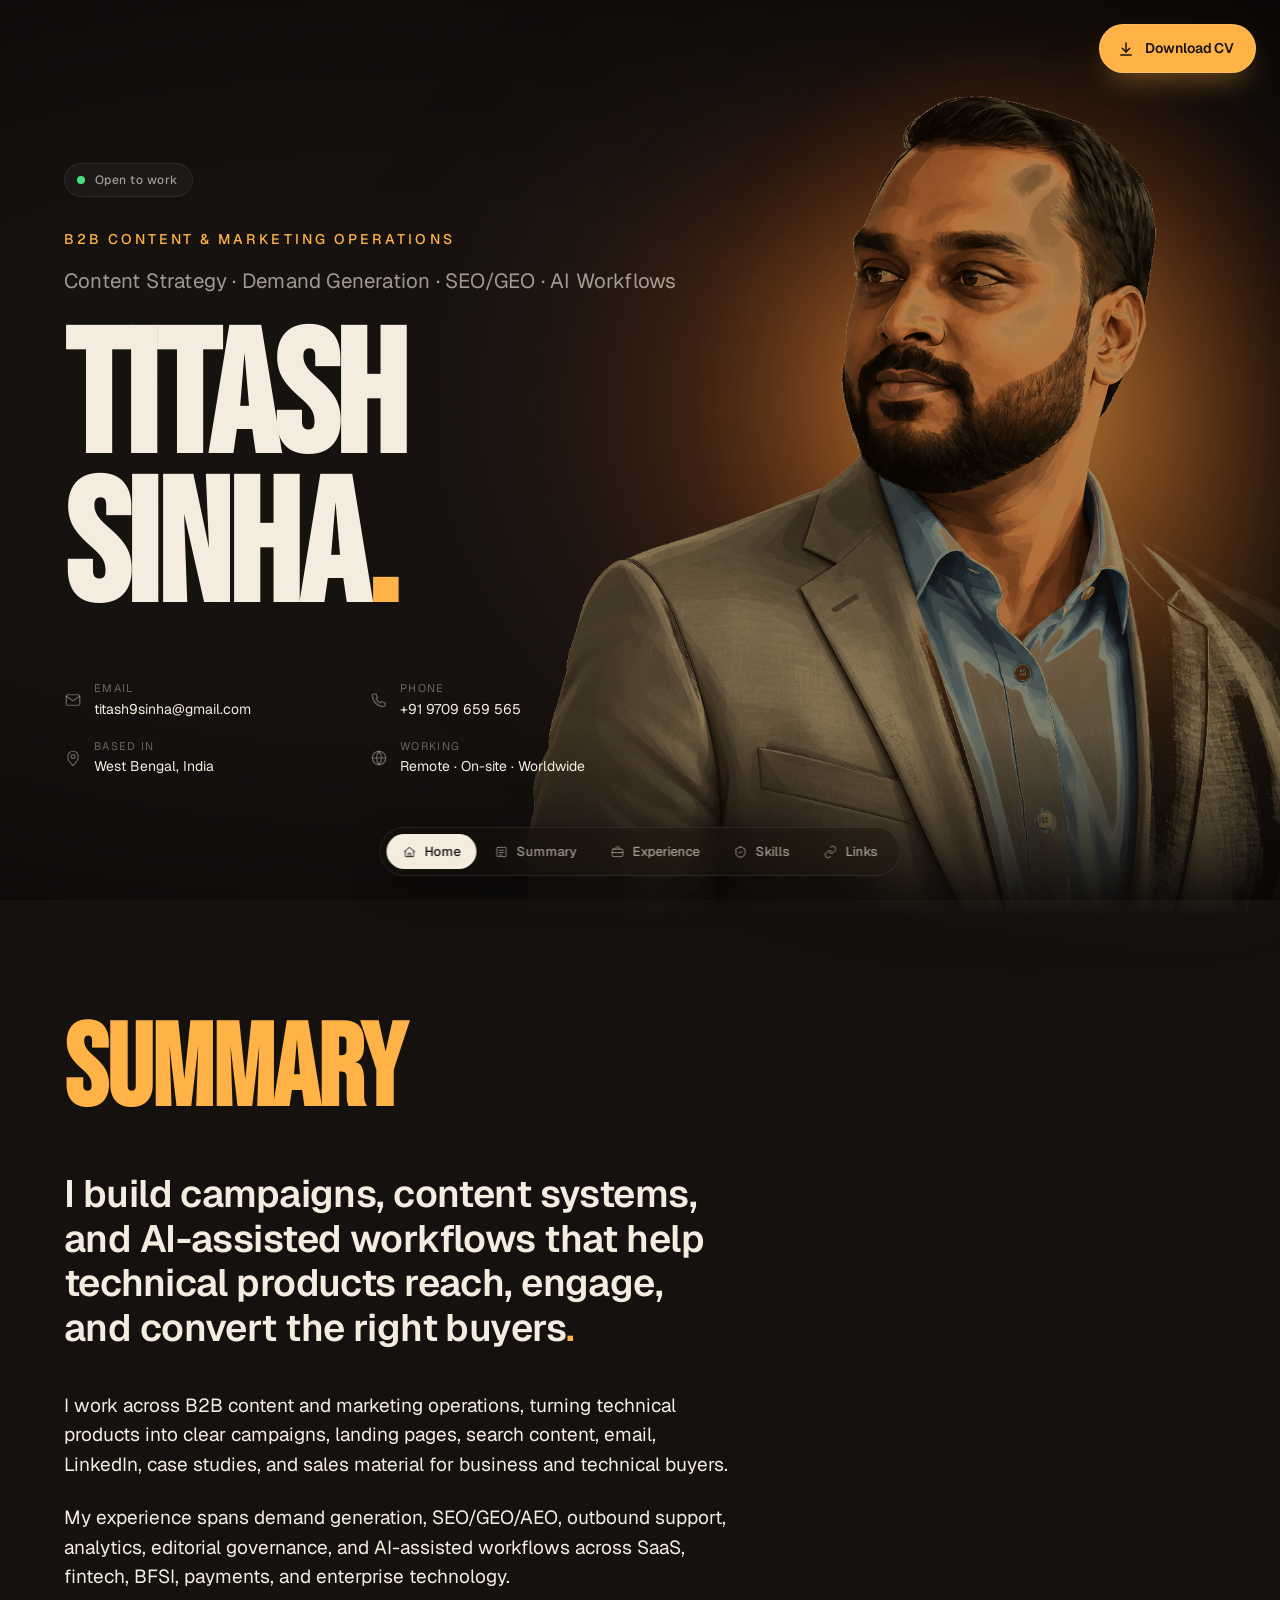
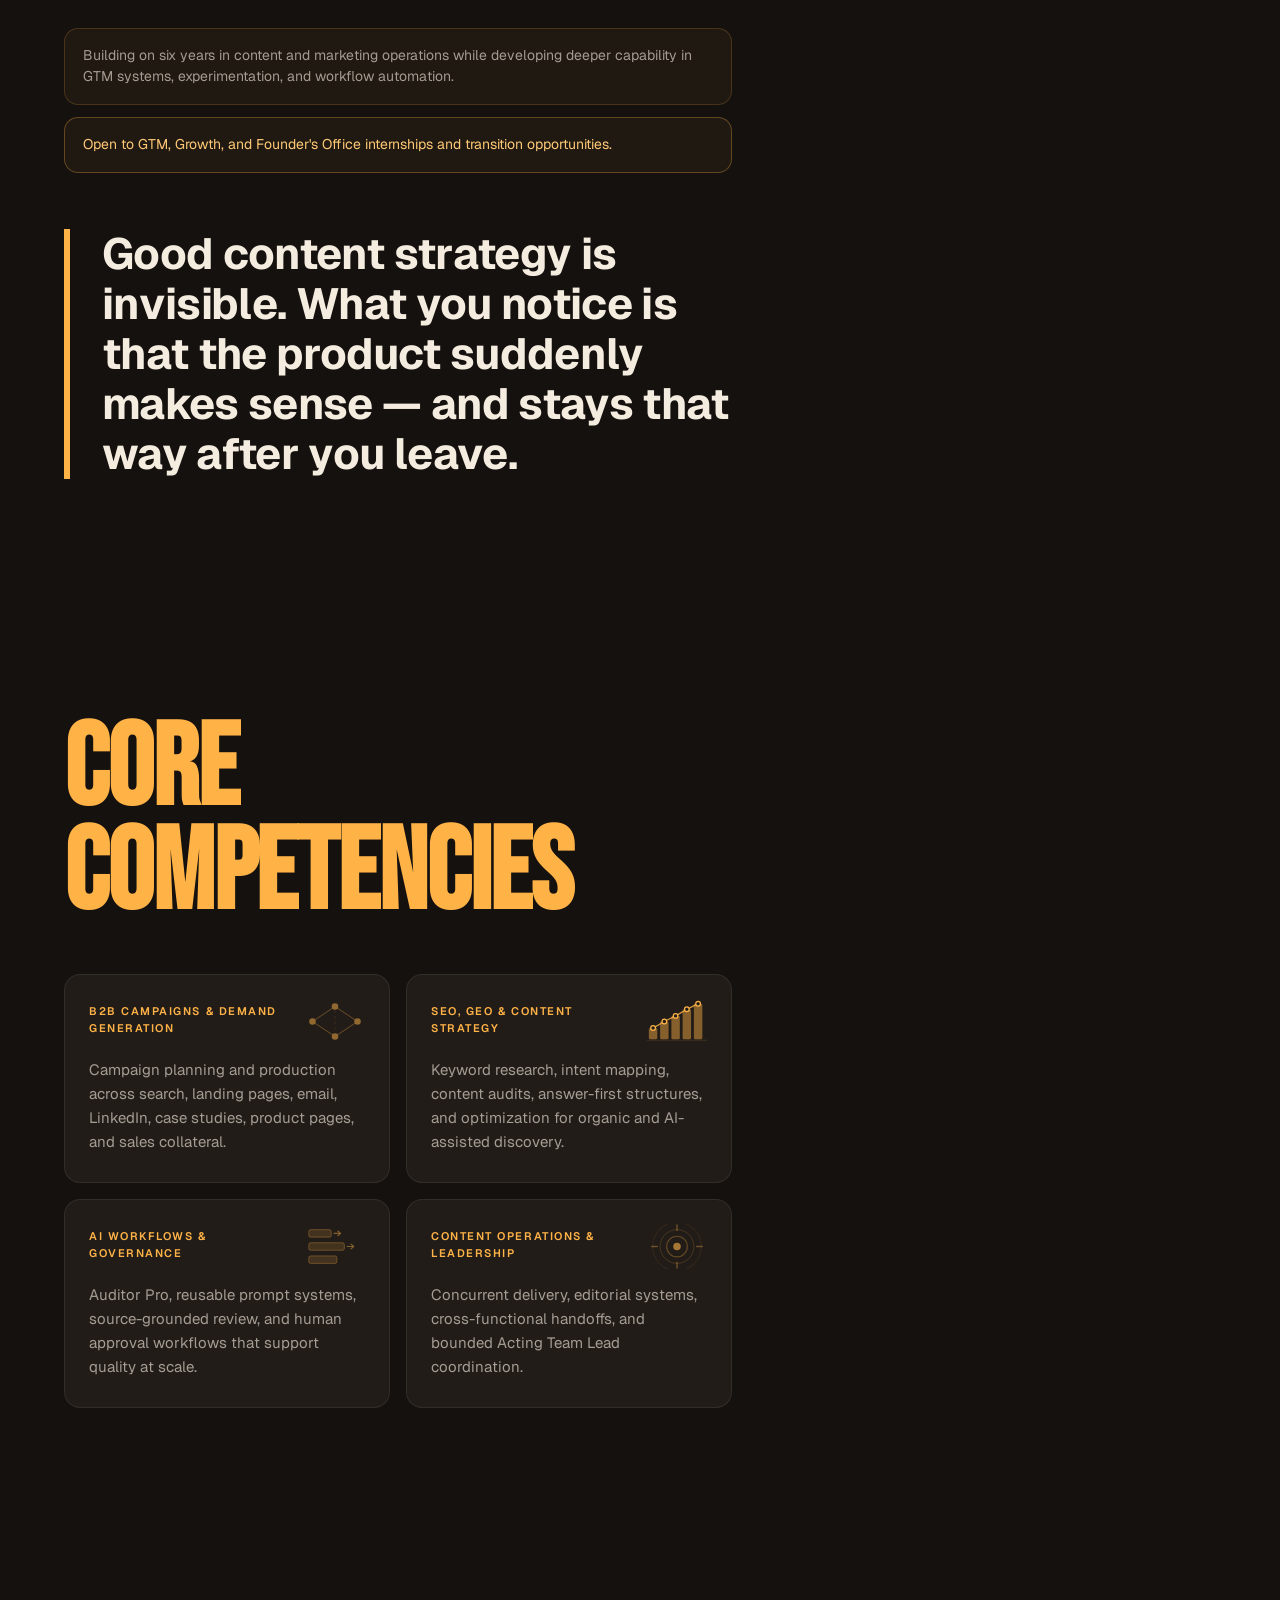
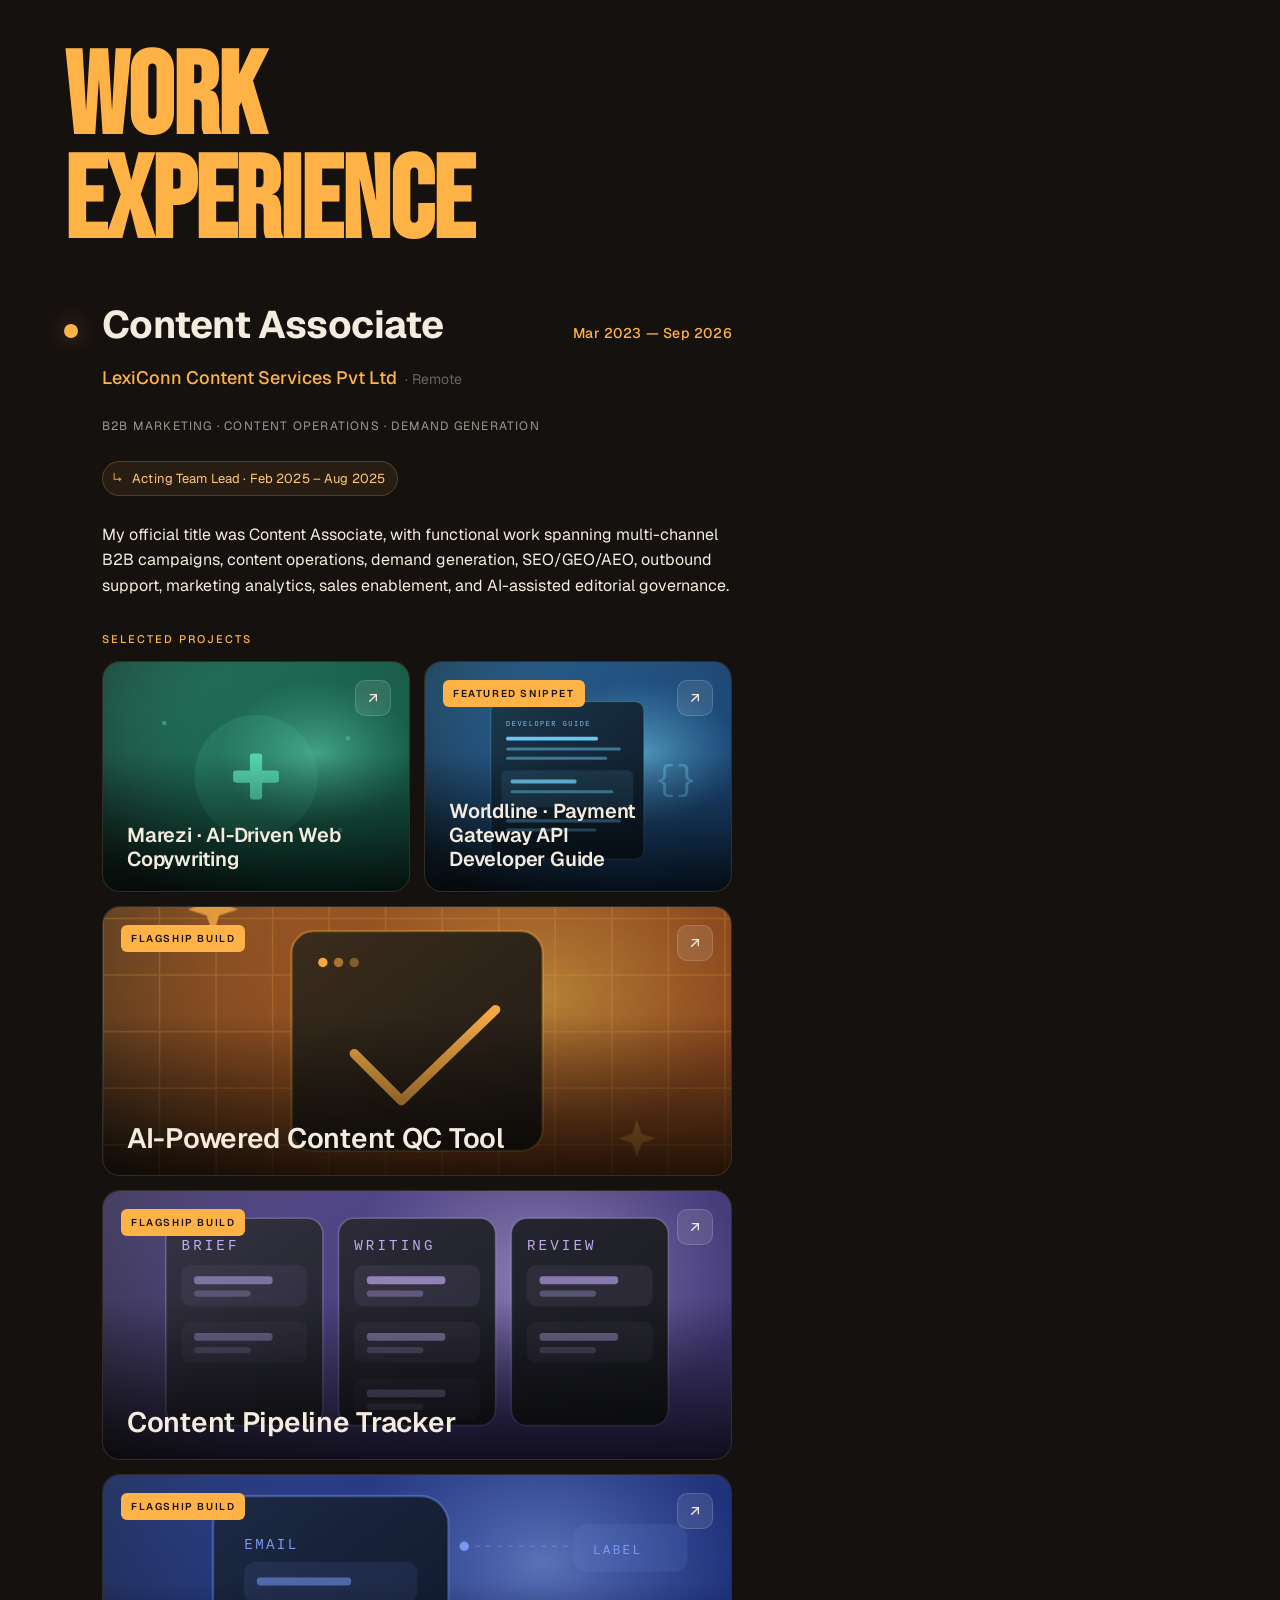
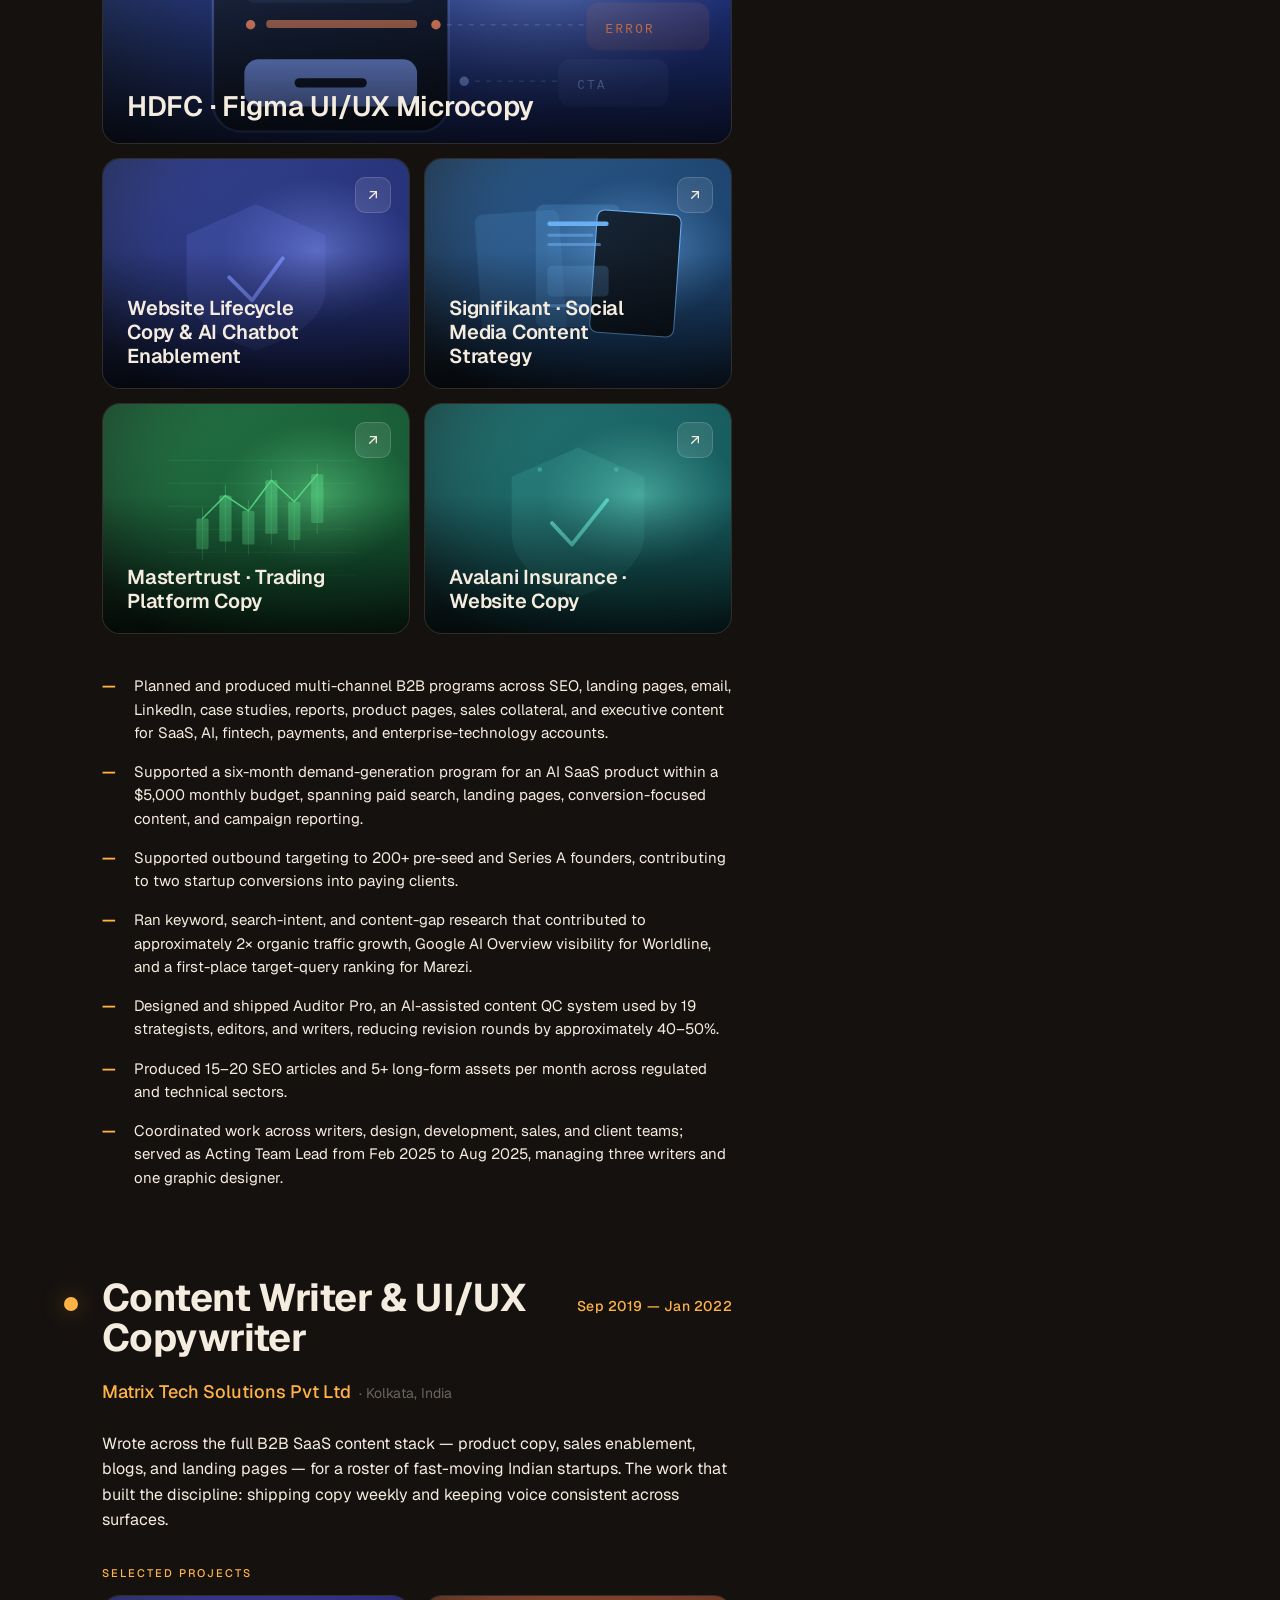
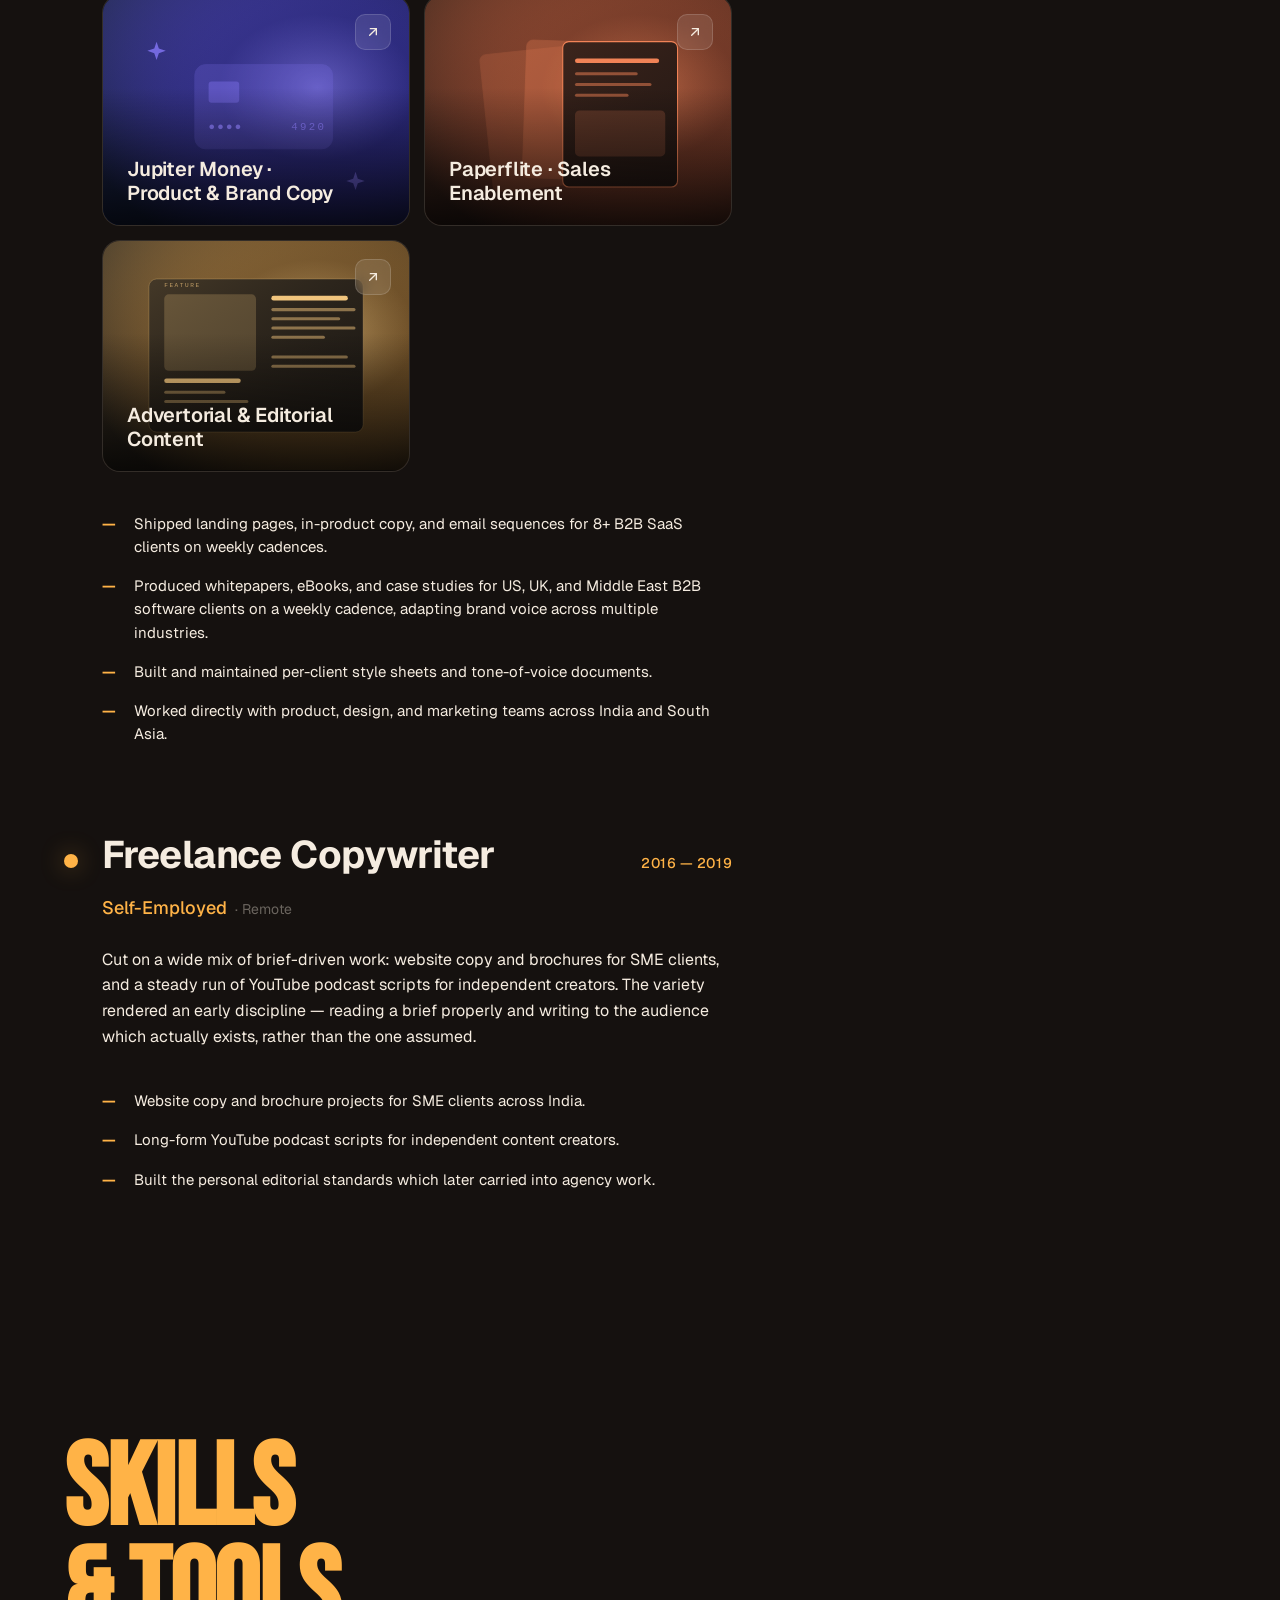
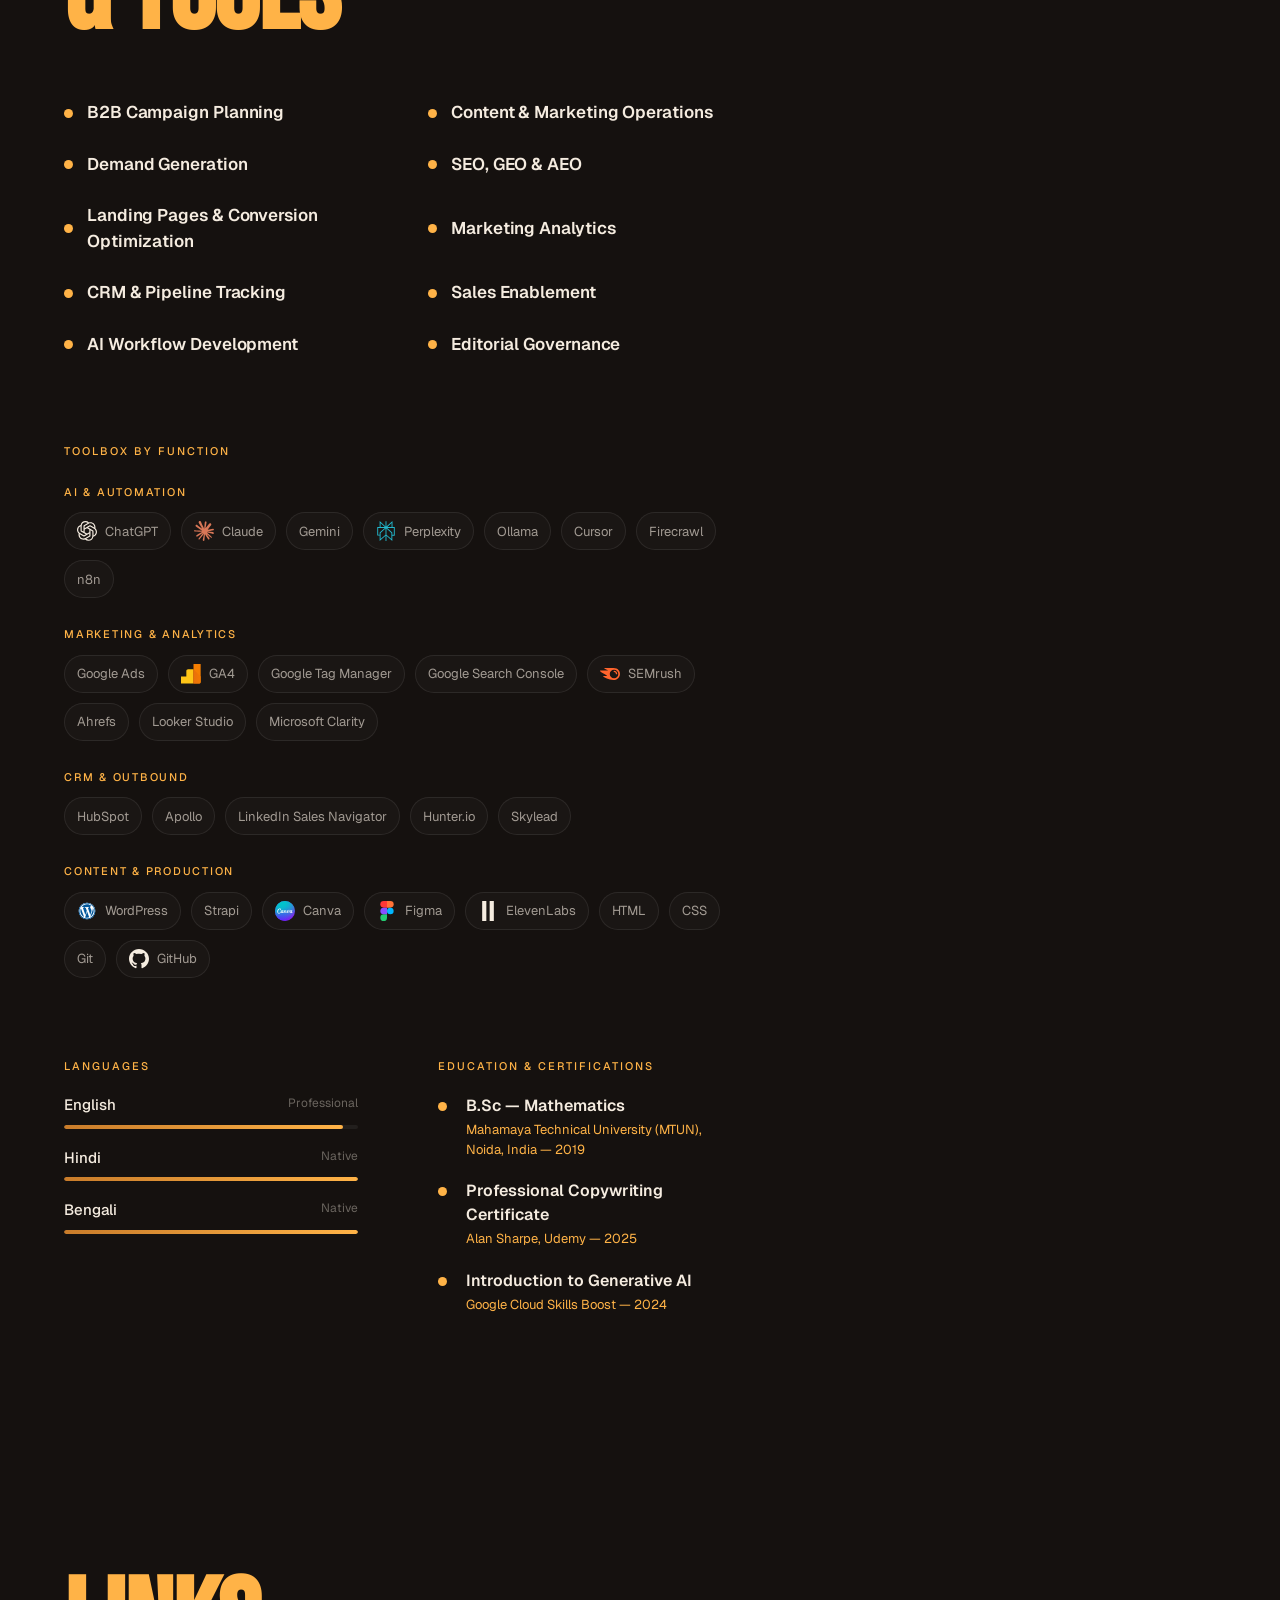
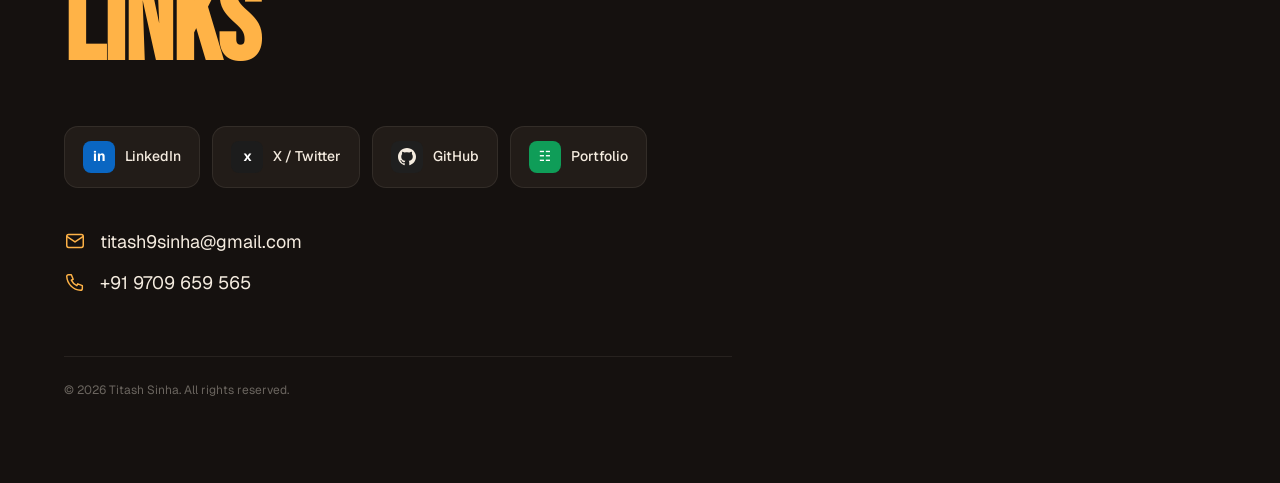
<file: index.html>
<!doctype html>
<!-- Original Work by Titash Sinha — B2B Content & Marketing Operations. Please retain attribution. -->
<html lang="en">
  <head>
    <meta charset="utf-8" />
    <meta name="viewport" content="width=device-width,initial-scale=1" />
    <title>Titash Sinha — B2B Content & Marketing Operations</title>
    <meta
      name="description"
      content="Titash Sinha works across B2B content and marketing operations, demand generation, SEO/GEO, and AI-assisted workflows for SaaS and technical products."
    />
    <meta name="author" content="Titash Sinha" />
    <link rel="icon" type="image/svg+xml" href="assets/images/favicon.svg" />

    <!-- Open Graph -->
    <meta property="og:type" content="website" />
    <meta property="og:title" content="Titash Sinha — B2B Content & Marketing Operations" />
    <meta
      property="og:description"
      content="Titash Sinha works across B2B content and marketing operations, demand generation, SEO/GEO, and AI-assisted workflows for SaaS and technical products."
    />
    <meta property="og:image" content="assets/images/portrait.png" />
    <meta name="twitter:card" content="summary_large_image" />

    <link rel="preconnect" href="https://fonts.googleapis.com" />
    <link rel="preconnect" href="https://fonts.gstatic.com" crossorigin />
    <link
      href="https://fonts.googleapis.com/css2?family=Anton&family=Bebas+Neue&family=Archivo+Black&family=Geist:wght@300;400;500;600;700&family=Inter:wght@300;400;500;600;700&display=swap"
      rel="stylesheet"
    />
    <link rel="stylesheet" href="assets/css/portfolio.css?v=20260924" />

    <!-- Structured data (schema.org Person) — Original Work by Titash Sinha -->
    <script type="application/ld+json">
      {
        "@context": "https://schema.org",
        "@type": "Person",
        "name": "Titash Sinha",
        "jobTitle": "B2B Content and Marketing Operations",
        "email": "mailto:titash9sinha@gmail.com",
        "telephone": "+91 9709 659 565",
        "address": {
          "@type": "PostalAddress",
          "addressRegion": "West Bengal",
          "addressCountry": "India"
        },
        "sameAs": [
          "https://linkedin.com/in/titashsinha13",
          "https://x.com/IamGlitchedAF",
          "https://github.com/TitashSinha"
        ]
      }
    </script>
  </head>
  <body>
    <div class="glow-layer" id="glow"></div>
    <div class="grain"></div>
    <div class="vignette"></div>

    <div id="root"></div>

    <!-- Scripts — Original Work by Titash Sinha. Please retain attribution. -->
    <script src="assets/js/content.js?v=20260924"></script>
    <script src="assets/js/app.js?v=20260924"></script>
  </body>
</html>
</file>
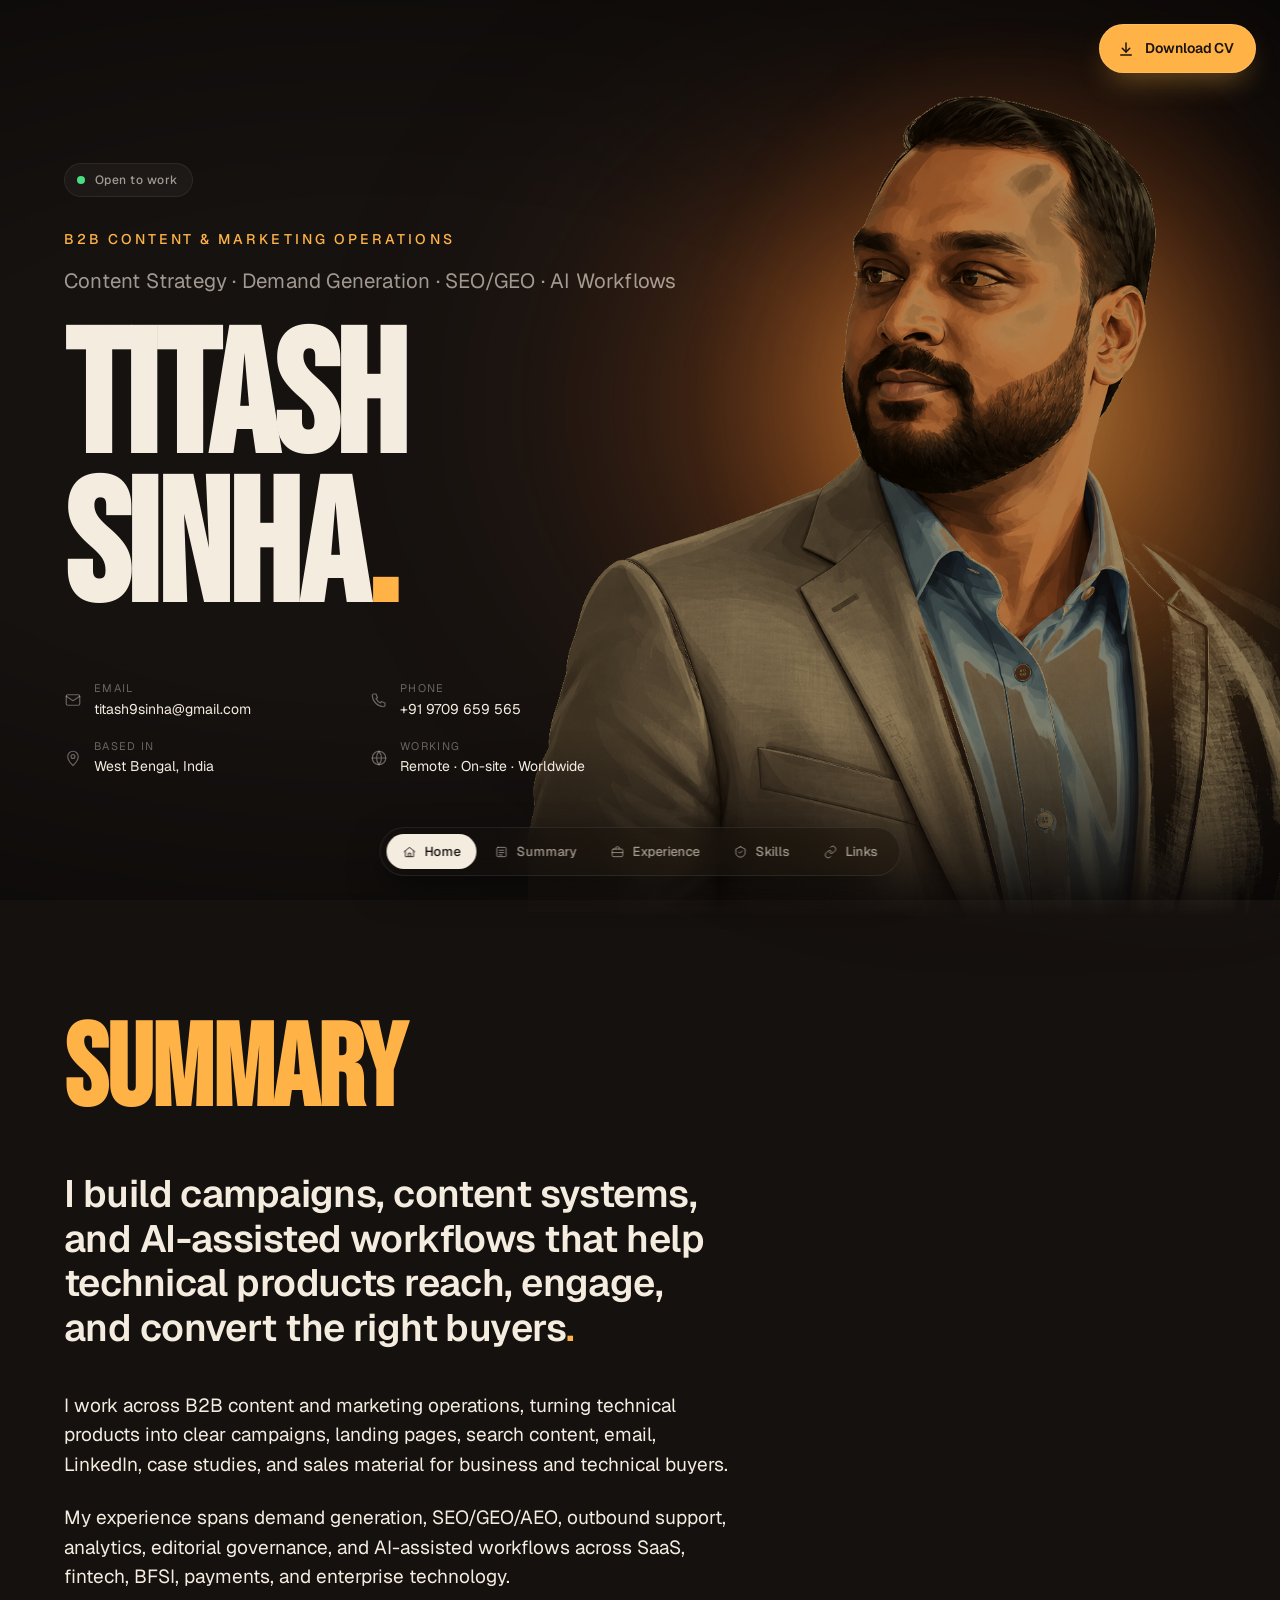
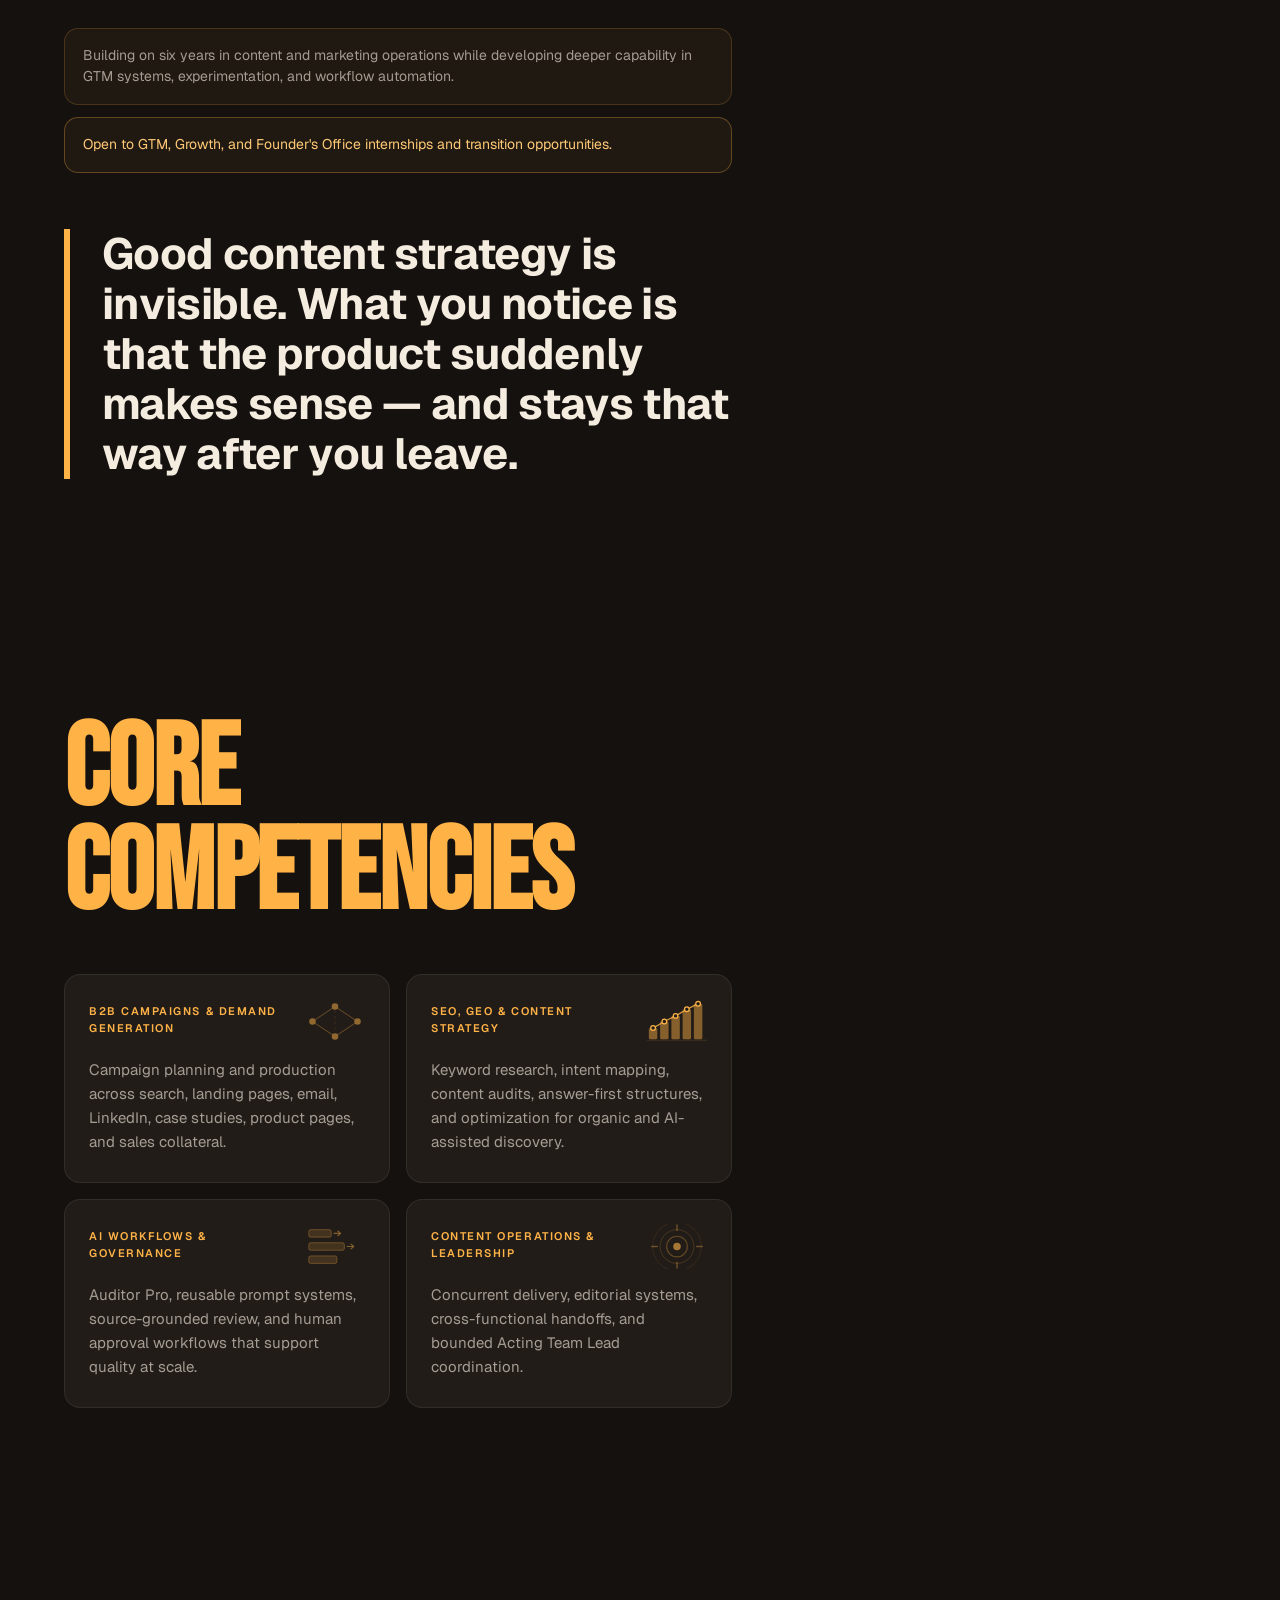
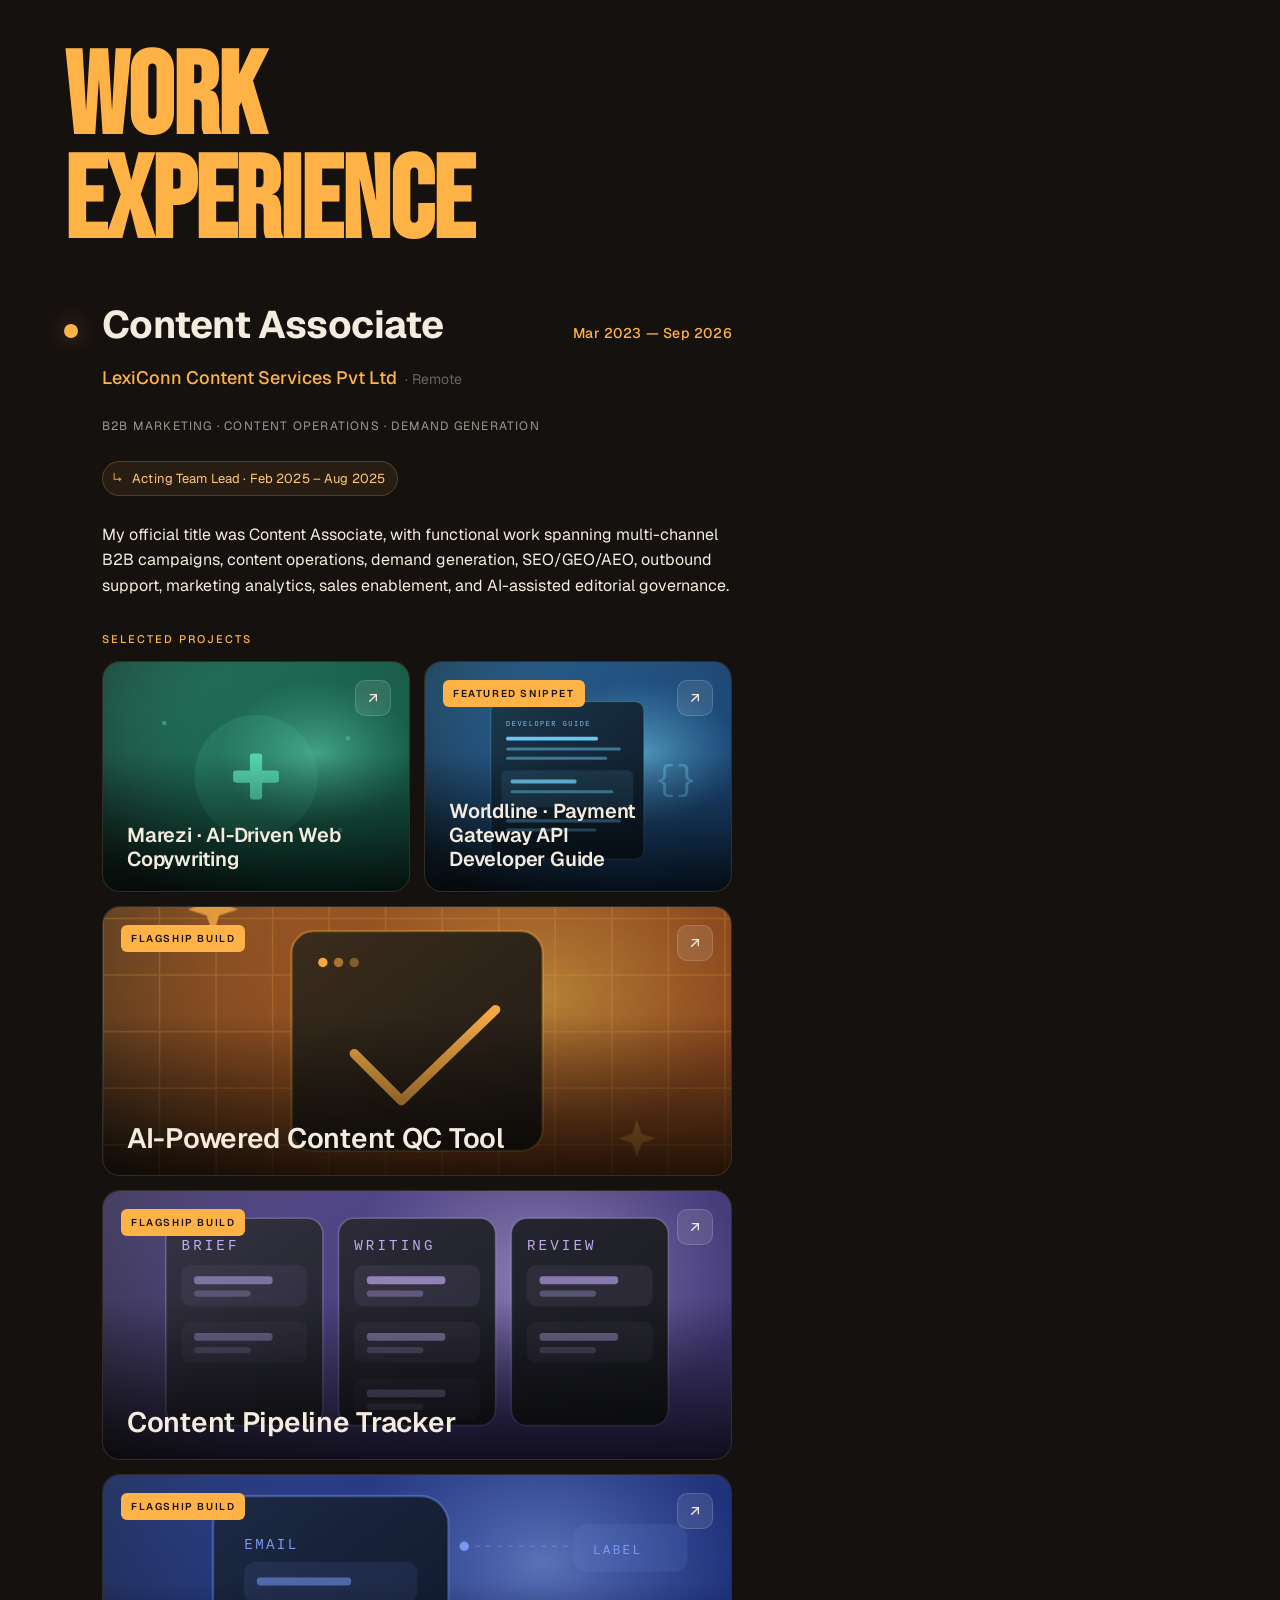
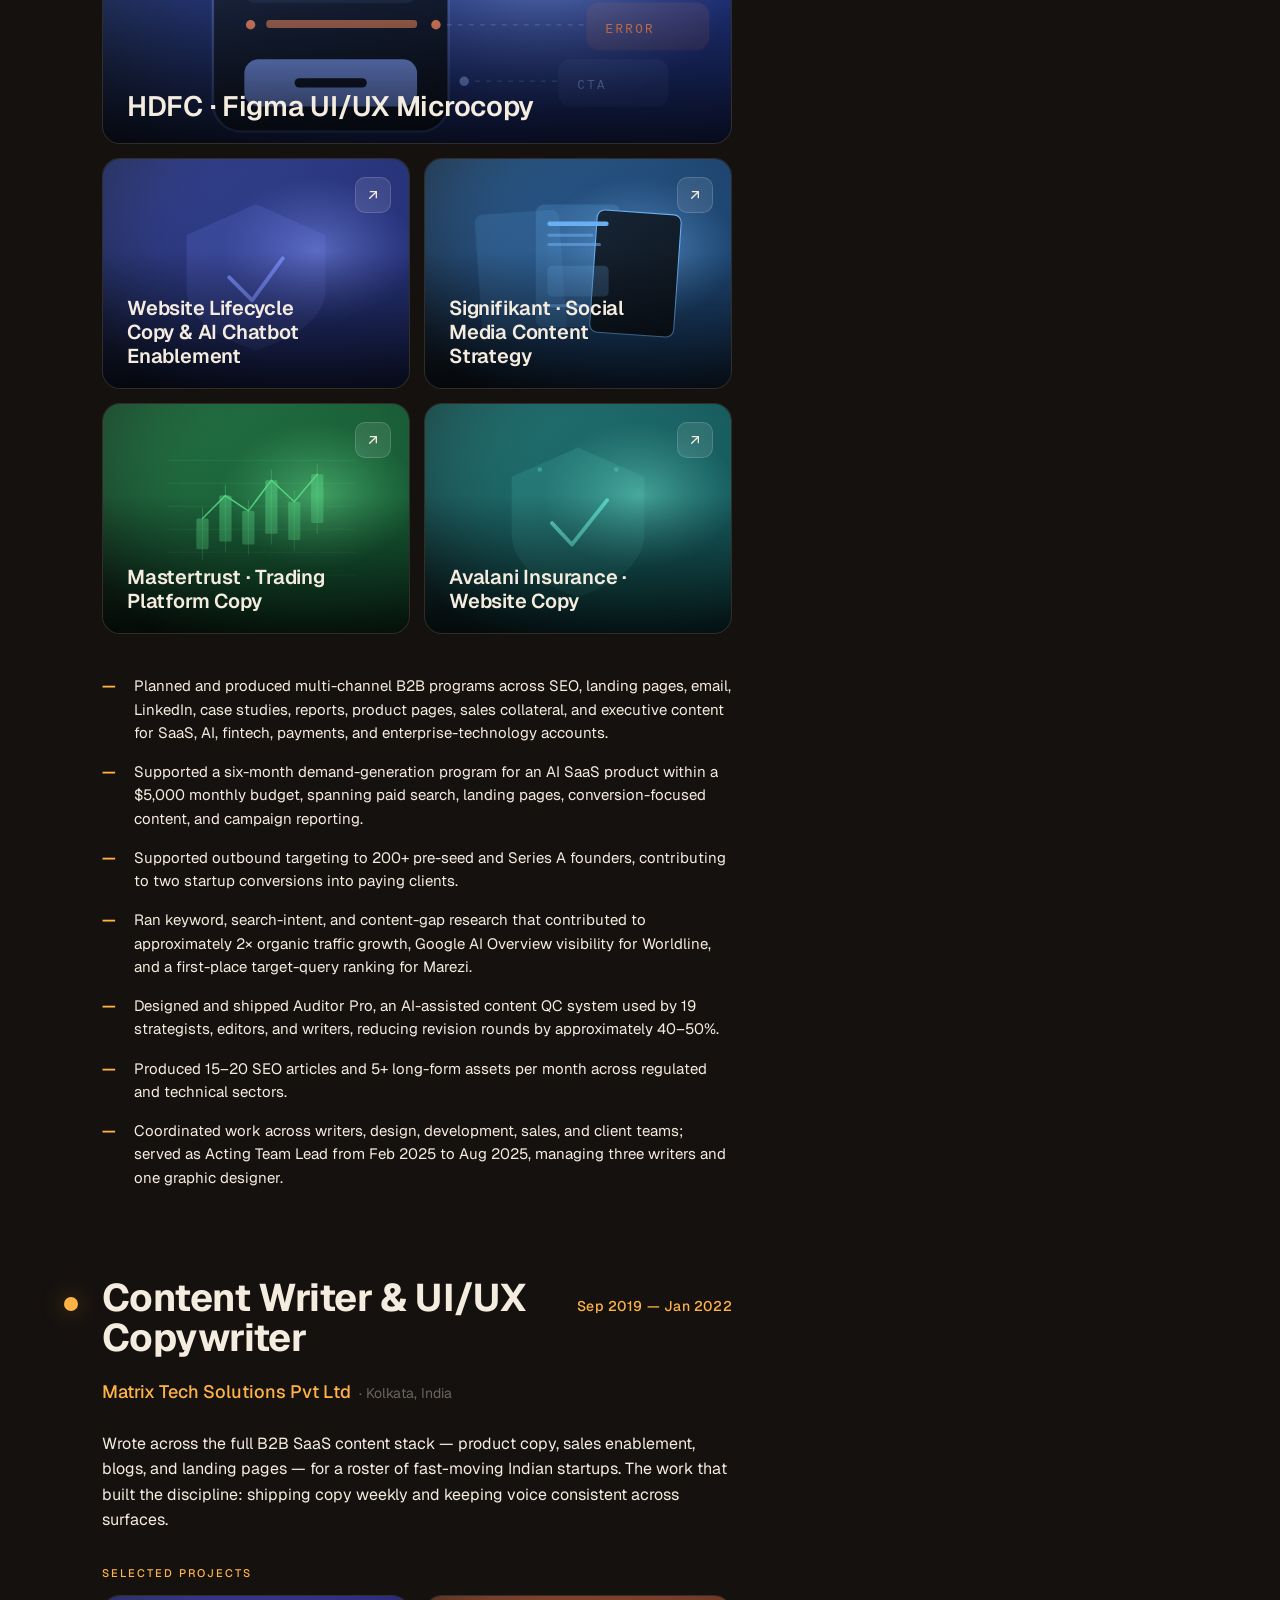
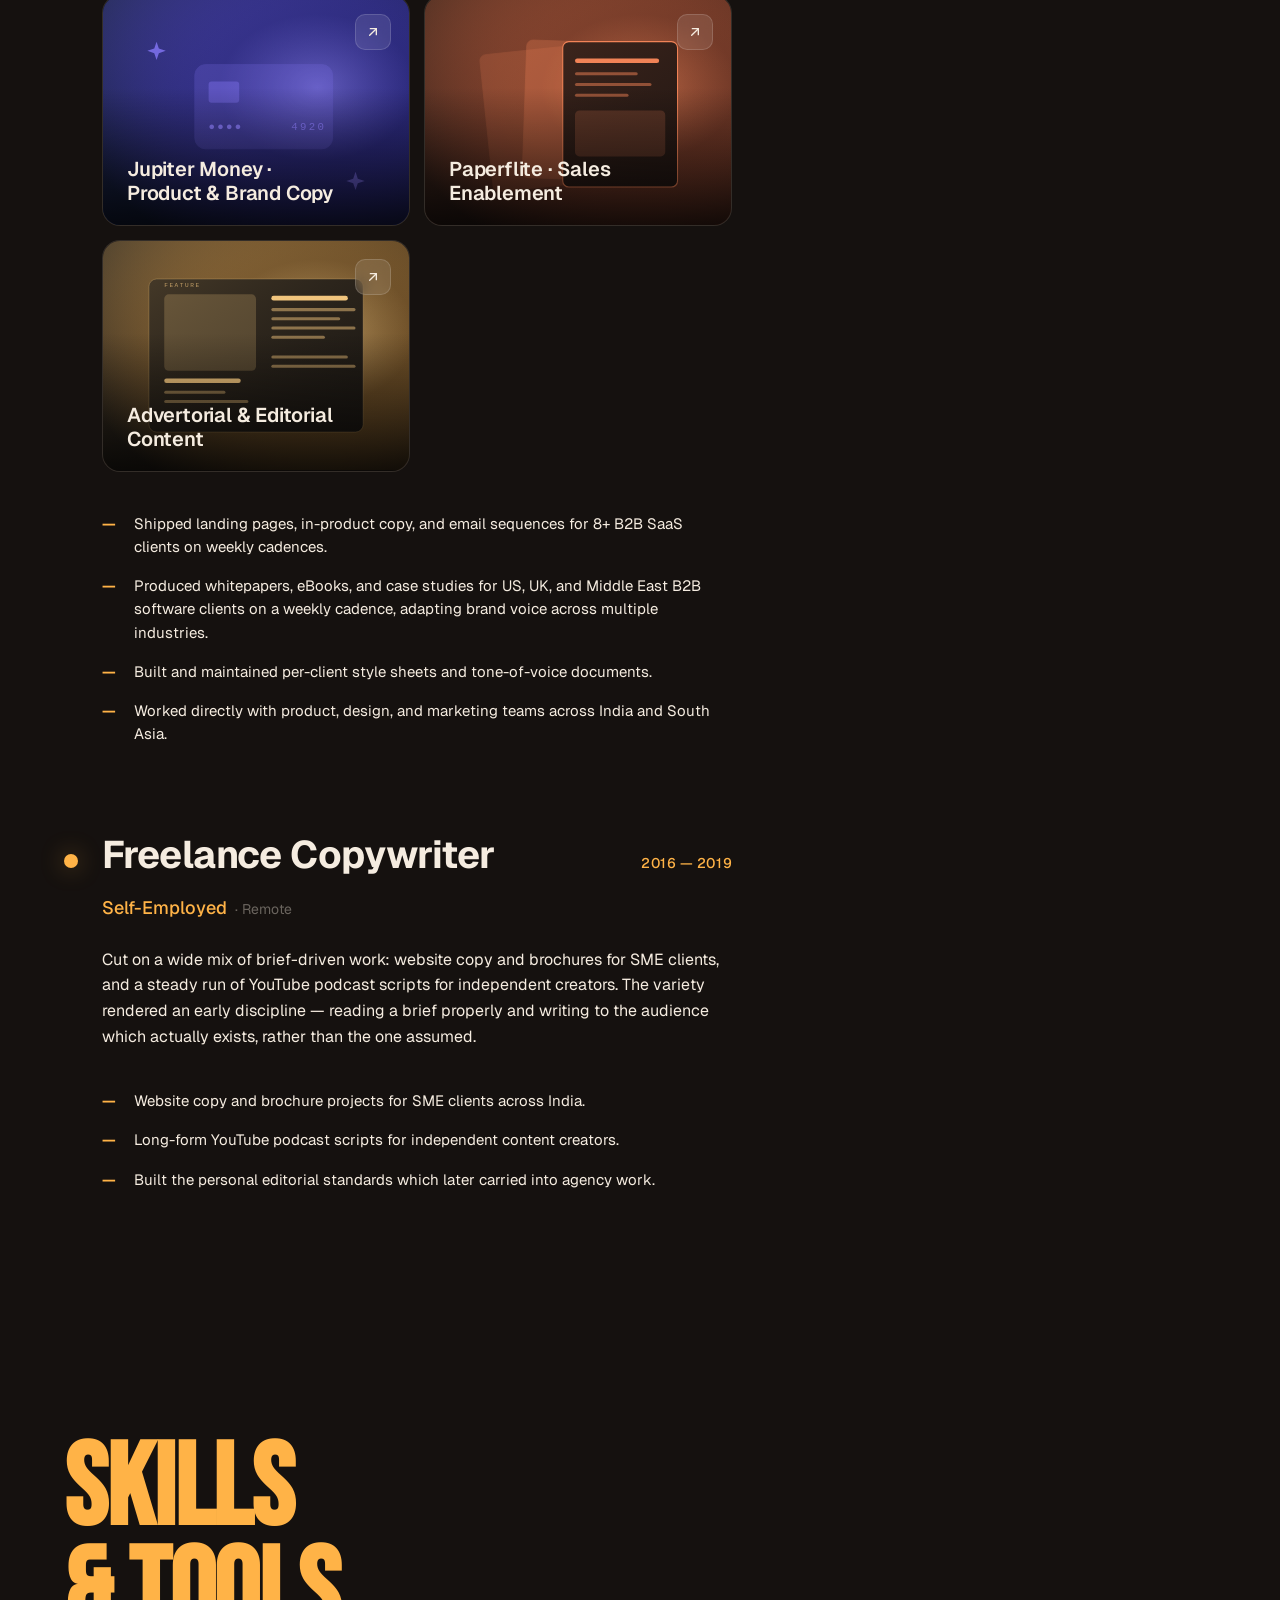
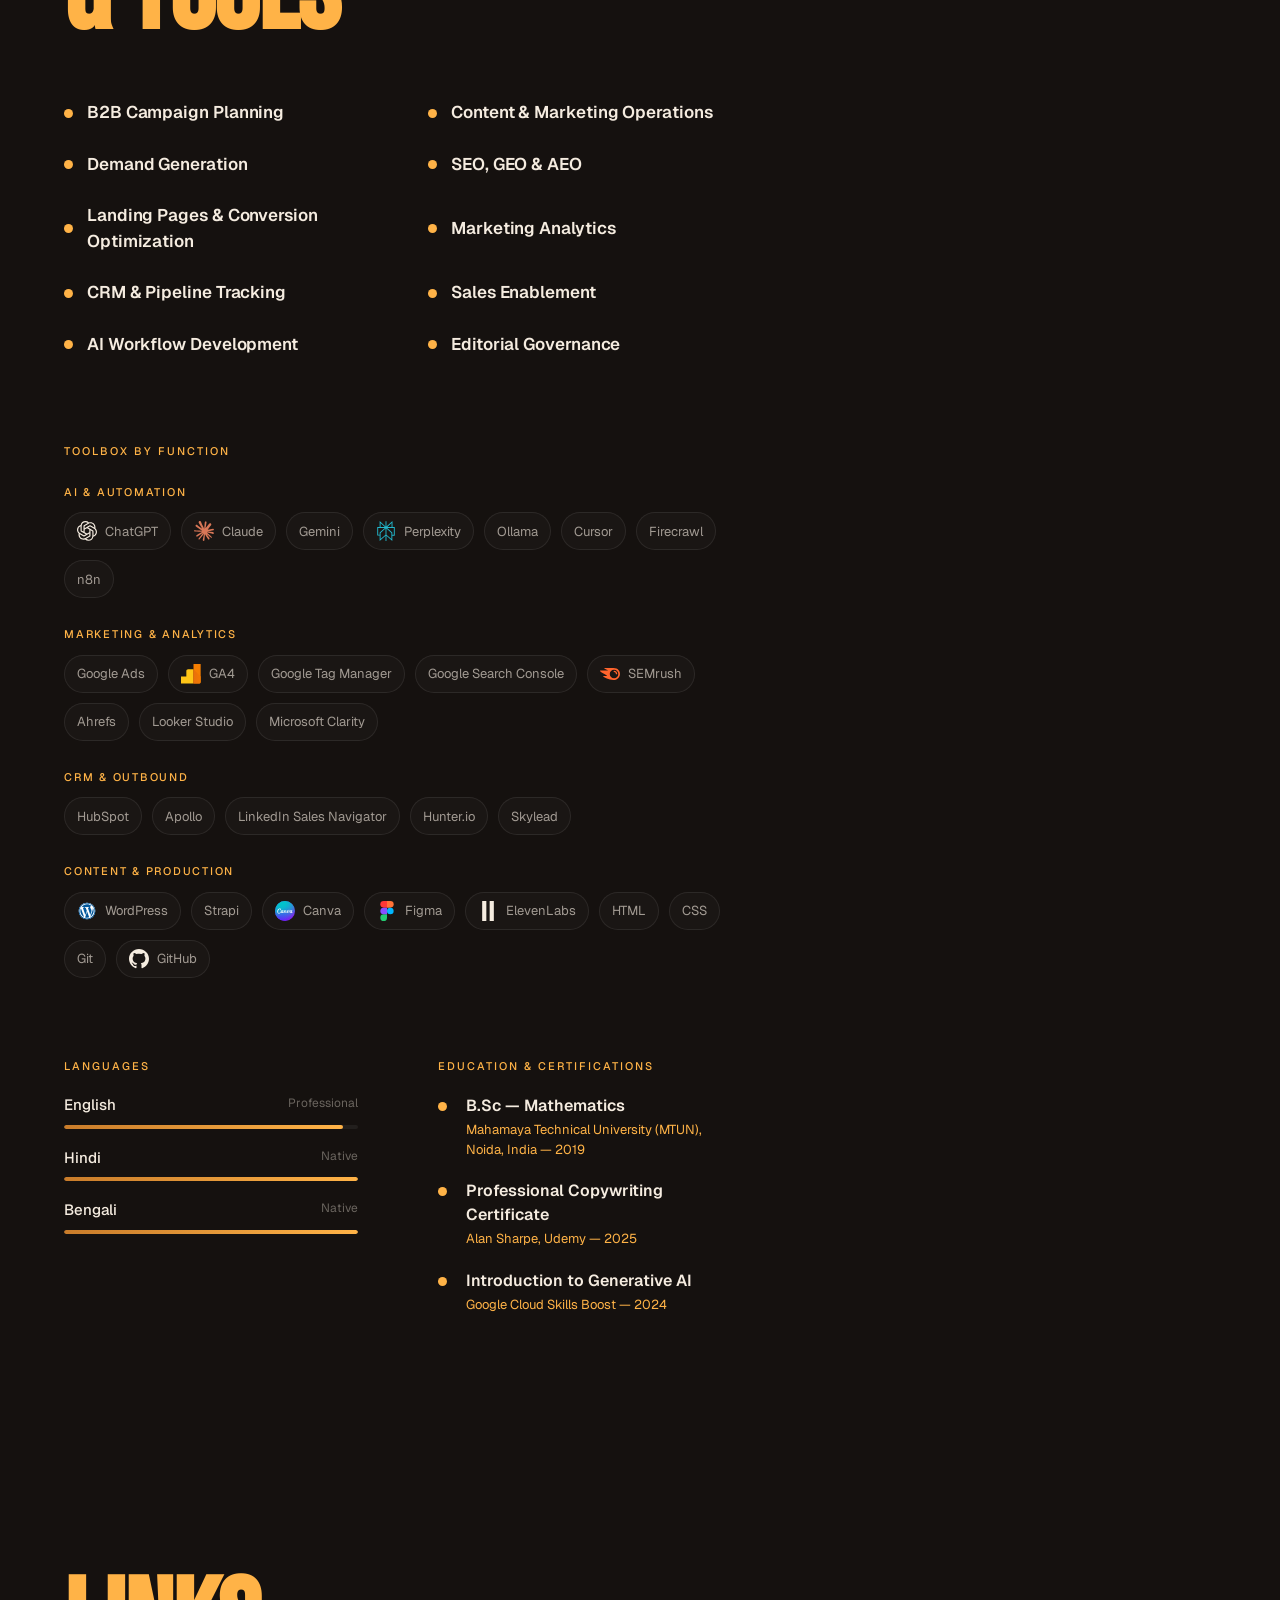
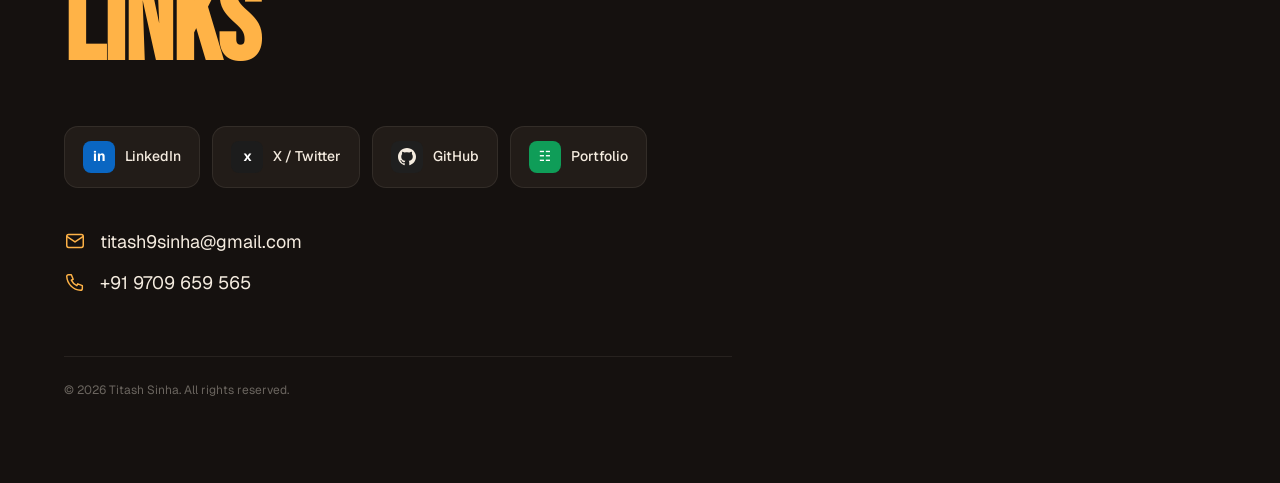
<file: Portfolio.html>
<!doctype html>
<!-- Original Work by Titash Sinha — AI Content Strategist. Please retain attribution. -->
<html lang="en">
<head>
<meta charset="utf-8">
<meta name="viewport" content="width=device-width,initial-scale=1">
<title>Titash Sinha — AI Content Strategist</title>
<meta name="description" content="Titash Sinha — AI Content Strategist building prompt workflows, content QC pipelines, and editorial tooling for fintech, BFSI, enterprise IT, and B2B SaaS.">
<meta name="author" content="Titash Sinha">

<!-- Open Graph -->
<meta property="og:type" content="website">
<meta property="og:title" content="Titash Sinha — AI Content Strategist">
<meta property="og:description" content="AI content systems: prompt workflows, content QC pipelines, and tooling for regulated industries. Six years writing, now building.">
<meta property="og:image" content="assets/images/portrait.png">
<meta name="twitter:card" content="summary_large_image">

<link rel="preconnect" href="https://fonts.googleapis.com">
<link rel="preconnect" href="https://fonts.gstatic.com" crossorigin>
<link href="https://fonts.googleapis.com/css2?family=Anton&family=Bebas+Neue&family=Archivo+Black&family=Geist:wght@300;400;500;600;700&family=Inter:wght@300;400;500;600;700&display=swap" rel="stylesheet">
<link rel="stylesheet" href="assets/css/portfolio.css">

<!-- Structured data (schema.org Person) — Original Work by Titash Sinha -->
<script type="application/ld+json">
{
  "@context": "https://schema.org",
  "@type": "Person",
  "name": "Titash Sinha",
  "jobTitle": "AI Content Strategist",
  "email": "mailto:titash9sinha@gmail.com",
  "telephone": "+91 9709 659 565",
  "address": { "@type": "PostalAddress", "addressRegion": "West Bengal", "addressCountry": "India" },
  "sameAs": [
    "https://linkedin.com/in/titashsinha13",
    "https://x.com/IamGlitchedAF",
    "https://github.com/TitashSinha"
  ]
}
</script>
</head>
<body>
  <div class="glow-layer" id="glow"></div>
  <div class="grain"></div>
  <div class="vignette"></div>

  <div id="root"></div>

  <!-- Scripts — Original Work by Titash Sinha. Please retain attribution. -->
  <script src="assets/js/content.js"></script>
  <script src="assets/js/app.js"></script>
</body>
</html>
</file>
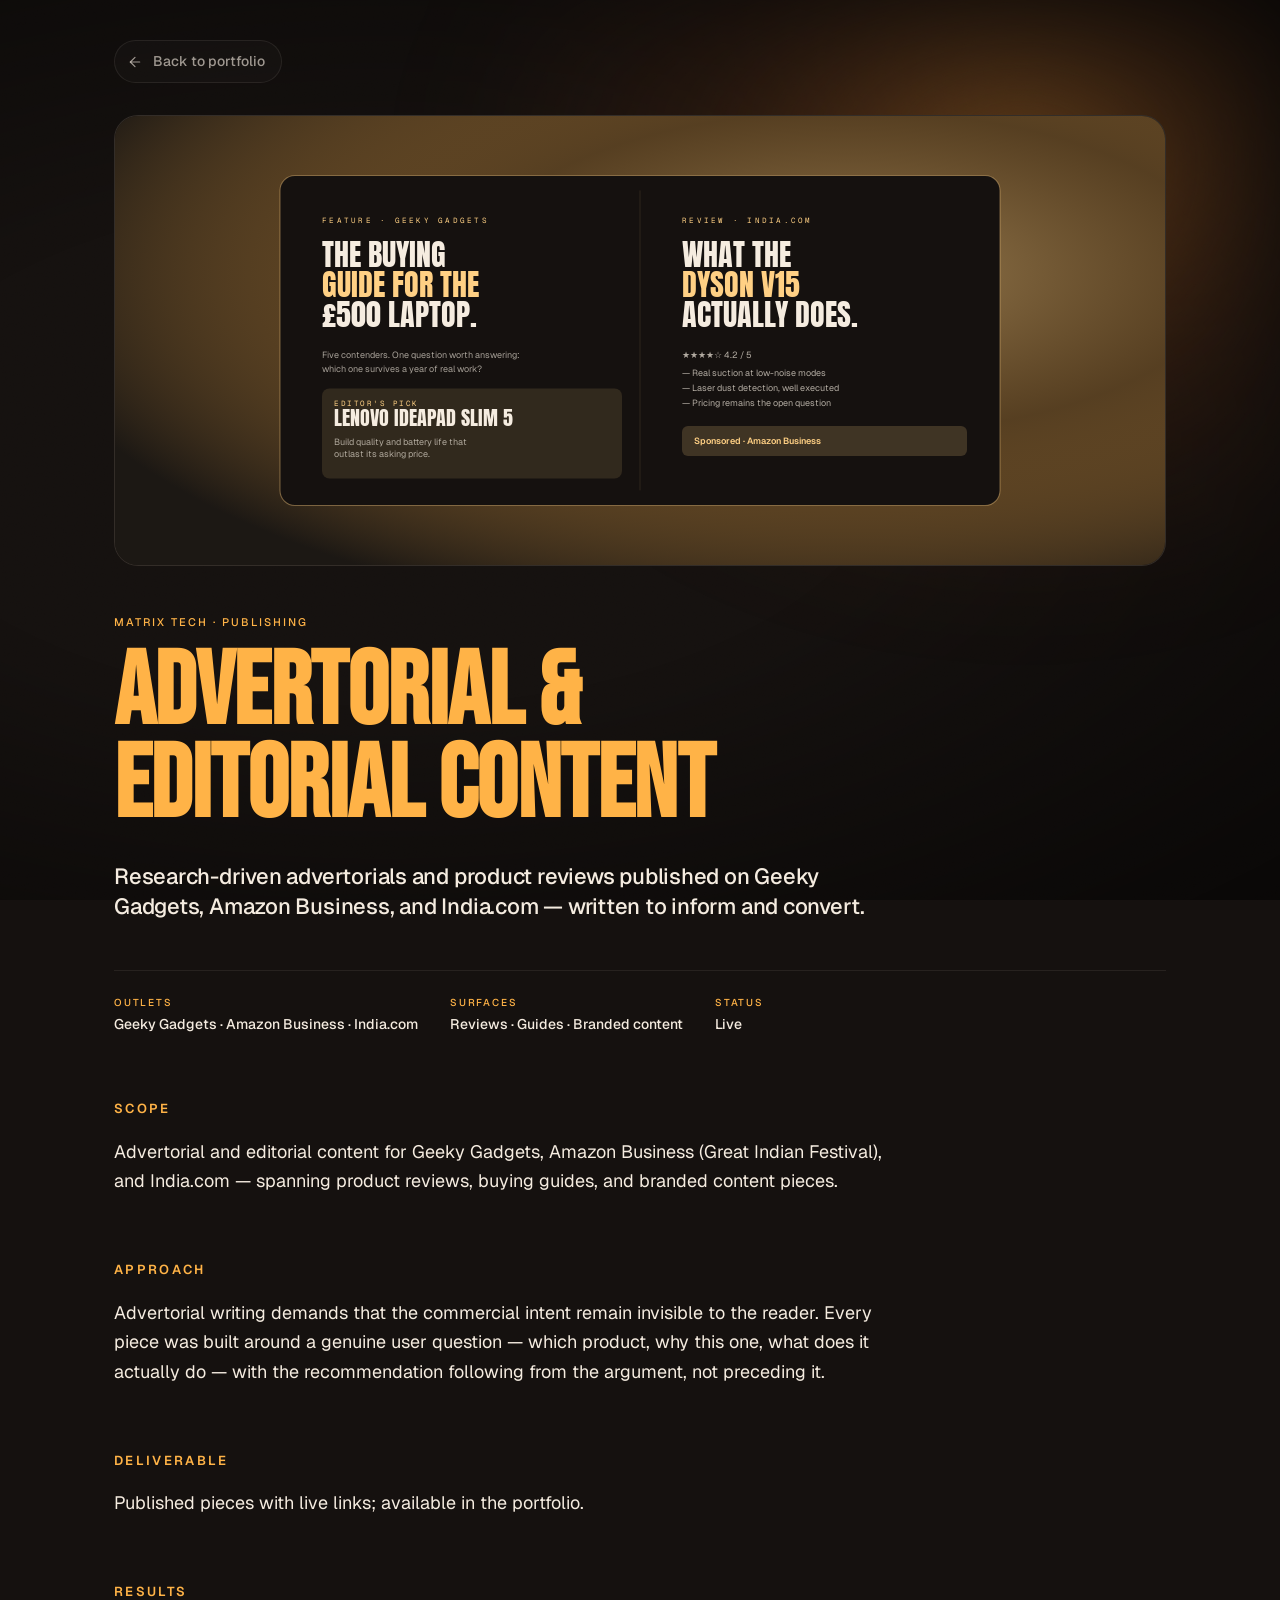
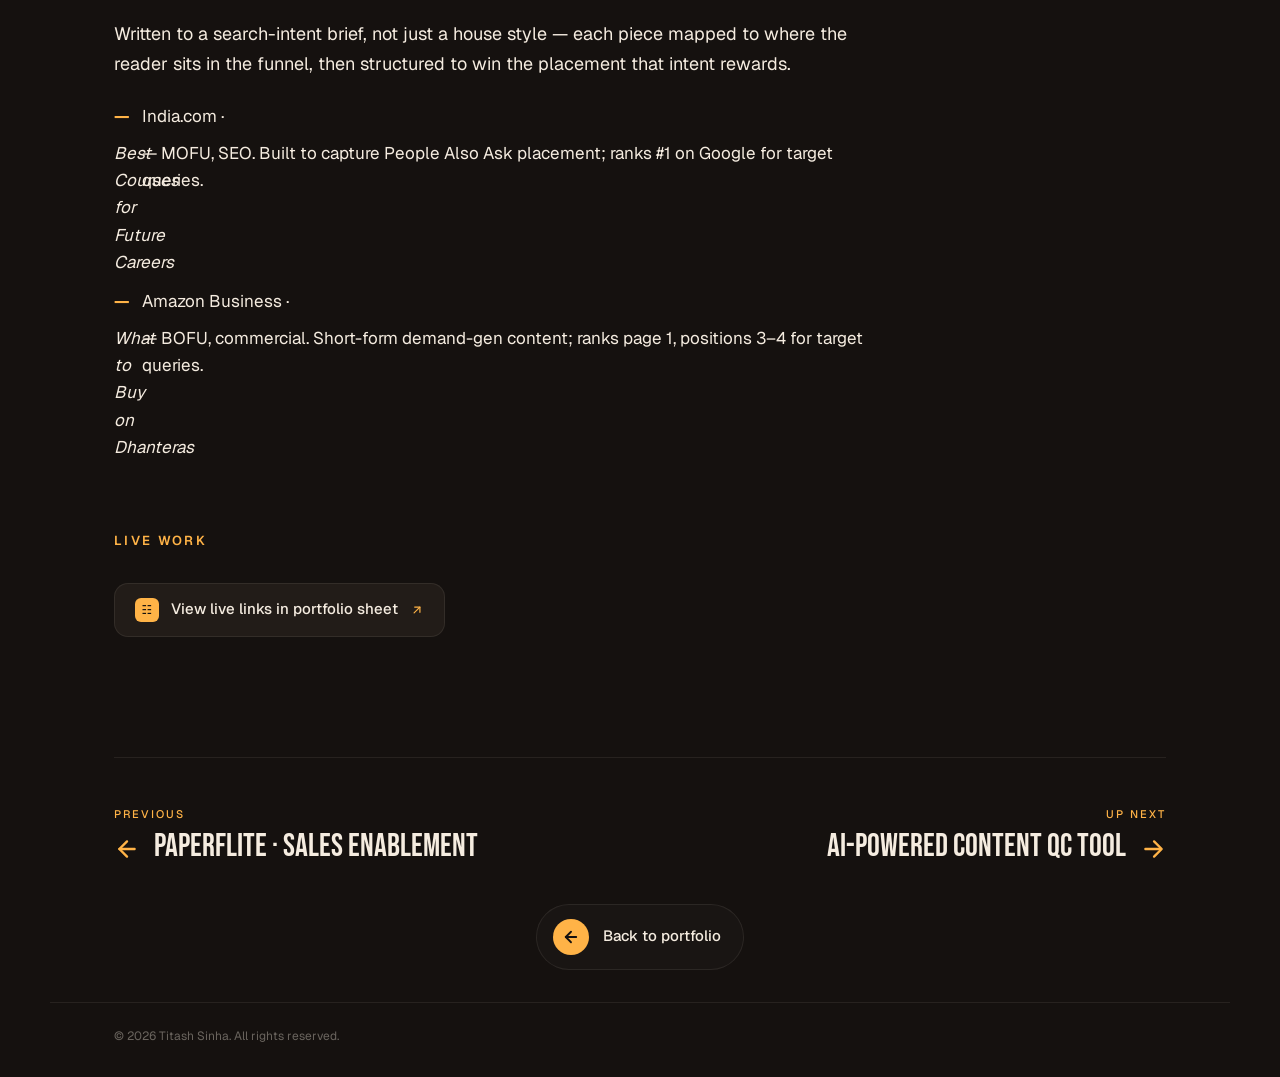
<file: projects/advertorial.html>
<!doctype html>
<!-- Original Work by Titash Sinha — AI Content Strategist. Please retain attribution. -->
<html lang="en">
<head>
<meta charset="utf-8">
<meta name="viewport" content="width=device-width,initial-scale=1">
<title>Advertorial & · Editorial Content — Titash Sinha</title>
<link rel="icon" type="image/svg+xml" href="../assets/images/favicon.svg">
<link rel="preconnect" href="https://fonts.googleapis.com">
<link rel="preconnect" href="https://fonts.gstatic.com" crossorigin>
<link href="https://fonts.googleapis.com/css2?family=Bebas+Neue&family=Anton&family=Geist:wght@300;400;500;600;700&family=Geist+Mono:wght@400;500&display=swap" rel="stylesheet">
<link rel="stylesheet" href="project.css">
</head>
<body>
  <div class="glow-layer"></div>
  <div class="grain"></div>
  <div class="vignette"></div>

  <main class="page">
    <div class="shell">

      <div class="top-bar">
        <a class="back-link" href="../index.html#experience">
          <svg class="icon" viewBox="0 0 24 24" fill="none" stroke="currentColor" stroke-width="1.8" stroke-linecap="round" stroke-linejoin="round">
            <path d="M19 12H5"/><path d="m12 19-7-7 7-7"/>
          </svg>
          Back to portfolio
        </a>
      </div>

      <div class="project-hero"><svg viewBox="0 0 1400 600" preserveAspectRatio="xMidYMid slice">
        <defs>
          <radialGradient id="adbg" cx="70%" cy="35%" r="80%">
            <stop offset="0%" stop-color="#ffd084" stop-opacity=".55"/>
            <stop offset="45%" stop-color="#c2873a" stop-opacity=".35"/>
            <stop offset="100%" stop-color="#1c1814" stop-opacity="1"/>
          </radialGradient>
        </defs>
        <rect width="1400" height="600" fill="#1c1814"/>
        <rect width="1400" height="600" fill="url(#adbg)"/>
        <!-- magazine spread -->
        <g transform="translate(220,80)">
          <rect width="960" height="440" rx="20" fill="#15110f" stroke="rgba(255,208,132,.4)" stroke-width="1.4"/>
          <line x1="480" y1="20" x2="480" y2="420" stroke="rgba(255,208,132,.15)"/>
          <!-- left page -->
          <g transform="translate(56,64)">
            <text font-family="Geist Mono" font-size="10" letter-spacing="3" fill="#ffd084">FEATURE · GEEKY GADGETS</text>
            <text y="58" font-family="Anton" font-size="40" fill="#f5ece0">THE BUYING</text>
            <text y="98" font-family="Anton" font-size="40" fill="#ffd084">GUIDE FOR THE</text>
            <text y="138" font-family="Anton" font-size="40" fill="#f5ece0">£500 LAPTOP.</text>
            <text y="180" font-family="Geist" font-size="12" fill="rgba(245,236,224,.65)">Five contenders. One question worth answering:</text>
            <text y="198" font-family="Geist" font-size="12" fill="rgba(245,236,224,.65)">which one survives a year of real work?</text>
            <rect y="220" width="400" height="120" rx="10" fill="rgba(255,208,132,.12)"/>
            <text x="16" y="244" font-family="Geist Mono" font-size="10" letter-spacing="2" fill="#ffd084">EDITOR'S PICK</text>
            <text x="16" y="270" font-family="Anton" font-size="26" fill="#f5ece0">LENOVO IDEAPAD SLIM 5</text>
            <text x="16" y="296" font-family="Geist" font-size="12" fill="rgba(245,236,224,.65)">Build quality and battery life that</text>
            <text x="16" y="312" font-family="Geist" font-size="12" fill="rgba(245,236,224,.65)">outlast its asking price.</text>
          </g>
          <!-- right page -->
          <g transform="translate(536,64)">
            <text font-family="Geist Mono" font-size="10" letter-spacing="3" fill="#ffd084">REVIEW · INDIA.COM</text>
            <text y="58" font-family="Anton" font-size="40" fill="#f5ece0">WHAT THE</text>
            <text y="98" font-family="Anton" font-size="40" fill="#ffd084">DYSON V15</text>
            <text y="138" font-family="Anton" font-size="40" fill="#f5ece0">ACTUALLY DOES.</text>
            <g transform="translate(0,180)" font-family="Geist" font-size="12" fill="rgba(245,236,224,.7)">
              <text>★★★★☆  4.2 / 5</text>
              <text y="24">— Real suction at low-noise modes</text>
              <text y="44">— Laser dust detection, well executed</text>
              <text y="64">— Pricing remains the open question</text>
            </g>
            <rect y="270" width="380" height="40" rx="8" fill="rgba(255,208,132,.18)"/>
            <text x="16" y="294" font-family="Geist" font-size="12" fill="#ffd084" font-weight="600">Sponsored · Amazon Business</text>
          </g>
        </g>
      </svg></div>

      <div class="eyebrow">Matrix Tech · Publishing</div>
      <h1 class="project-title">Advertorial &<br/>Editorial Content</h1>
      <p class="descriptor">Research-driven advertorials and product reviews published on Geeky Gadgets, Amazon Business, and India.com — written to inform and convert.</p>

      <div class="meta">
        <div class="item"><span class="lbl">Outlets</span><span class="val">Geeky Gadgets · Amazon Business · India.com</span></div>
        <div class="item"><span class="lbl">Surfaces</span><span class="val">Reviews · Guides · Branded content</span></div>
        <div class="item"><span class="lbl">Status</span><span class="val">Live</span></div>
      </div>

      <section class="body-section">
        <h2>Scope</h2>
        <p>Advertorial and editorial content for Geeky Gadgets, Amazon Business (Great Indian Festival), and India.com — spanning product reviews, buying guides, and branded content pieces.</p>
      </section>

      <section class="body-section">
        <h2>Approach</h2>
        <p>Advertorial writing demands that the commercial intent remain invisible to the reader. Every piece was built around a genuine user question — which product, why this one, what does it actually do — with the recommendation following from the argument, not preceding it.</p>
      </section>

      <section class="body-section">
        <h2>Deliverable</h2>
        <p>Published pieces with live links; available in the portfolio.</p>
      </section>

      <section class="body-section">
        <h2>Results</h2>
        <p>Written to a search-intent brief, not just a house style — each piece mapped to where the reader sits in the funnel, then structured to win the placement that intent rewards.</p>
        <ul>
          <li>India.com · <em>Best Courses for Future Careers</em> — MOFU, SEO. Built to capture People Also Ask placement; ranks #1 on Google for target queries.</li>
          <li>Amazon Business · <em>What to Buy on Dhanteras</em> — BOFU, commercial. Short-form demand-gen content; ranks page 1, positions 3–4 for target queries.</li>
        </ul>
      </section>

      <section class="body-section">
        <h2>Live work</h2>
        <a class="ext-link" href="https://docs.google.com/spreadsheets/d/1XShVbjFH53N-KIyUOIot3x3_7_Daw5x_9LvM_J0KsUo/edit?gid=361504315#gid=361504315" target="_blank" rel="noopener">
          <span class="glyph">☷</span>
          View live links in portfolio sheet
          <svg class="arr" viewBox="0 0 24 24" fill="none" stroke="currentColor" stroke-width="2" stroke-linecap="round" stroke-linejoin="round"><path d="M7 17 17 7"/><path d="M8 7h9v9"/></svg>
        </a>
      </section>

      <div class="next">
        <div class="next-row">
          <a class="next-link prev" href="paperflite.html">
            <div class="eyebrow">Previous</div>
            <div class="label">
              <svg class="next-arrow" viewBox="0 0 24 24" fill="none" stroke="currentColor" stroke-width="2.2" stroke-linecap="round" stroke-linejoin="round"><path d="M19 12H5"/><path d="m12 5-7 7 7 7"/></svg>
              Paperflite · Sales enablement
            </div>
          </a>
          <a class="next-link up" href="ai-qc-tool.html">
            <div class="eyebrow">Up next</div>
            <div class="label">
              AI-Powered Content QC Tool
              <svg class="next-arrow" viewBox="0 0 24 24" fill="none" stroke="currentColor" stroke-width="2.2" stroke-linecap="round" stroke-linejoin="round"><path d="M5 12h14"/><path d="m13 5 7 7-7 7"/></svg>
            </div>
          </a>
        </div>
        <a class="back-cta" href="../index.html#experience">
          <span class="arrow"><svg viewBox="0 0 24 24" width="18" height="18" fill="none" stroke="currentColor" stroke-width="2.4" stroke-linecap="round" stroke-linejoin="round"><path d="M19 12H5"/><path d="m12 19-7-7 7-7"/></svg></span>
          <span>Back to portfolio</span>
        </a>
      </div>

    </div>
    <div class="footer">© 2026 Titash Sinha. All rights reserved.</div>
  </main>
</body>
</html>
</file>
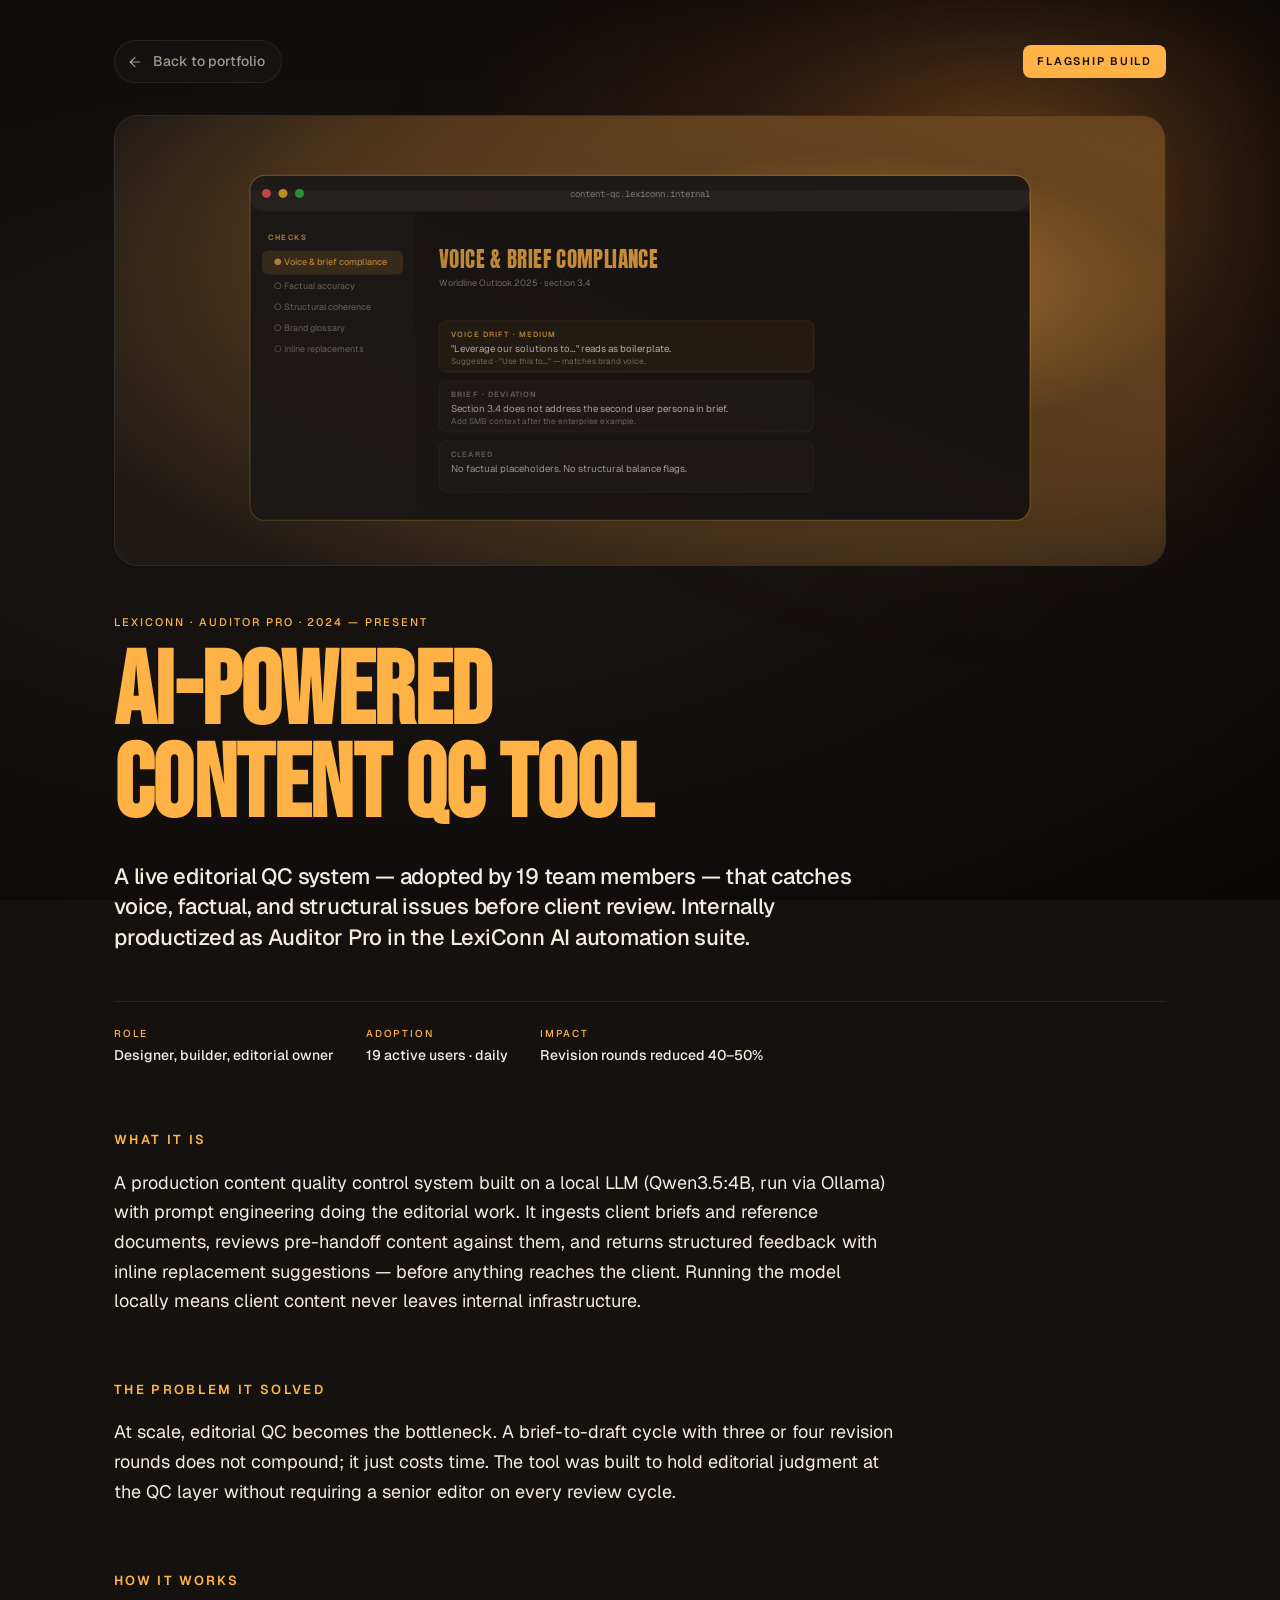
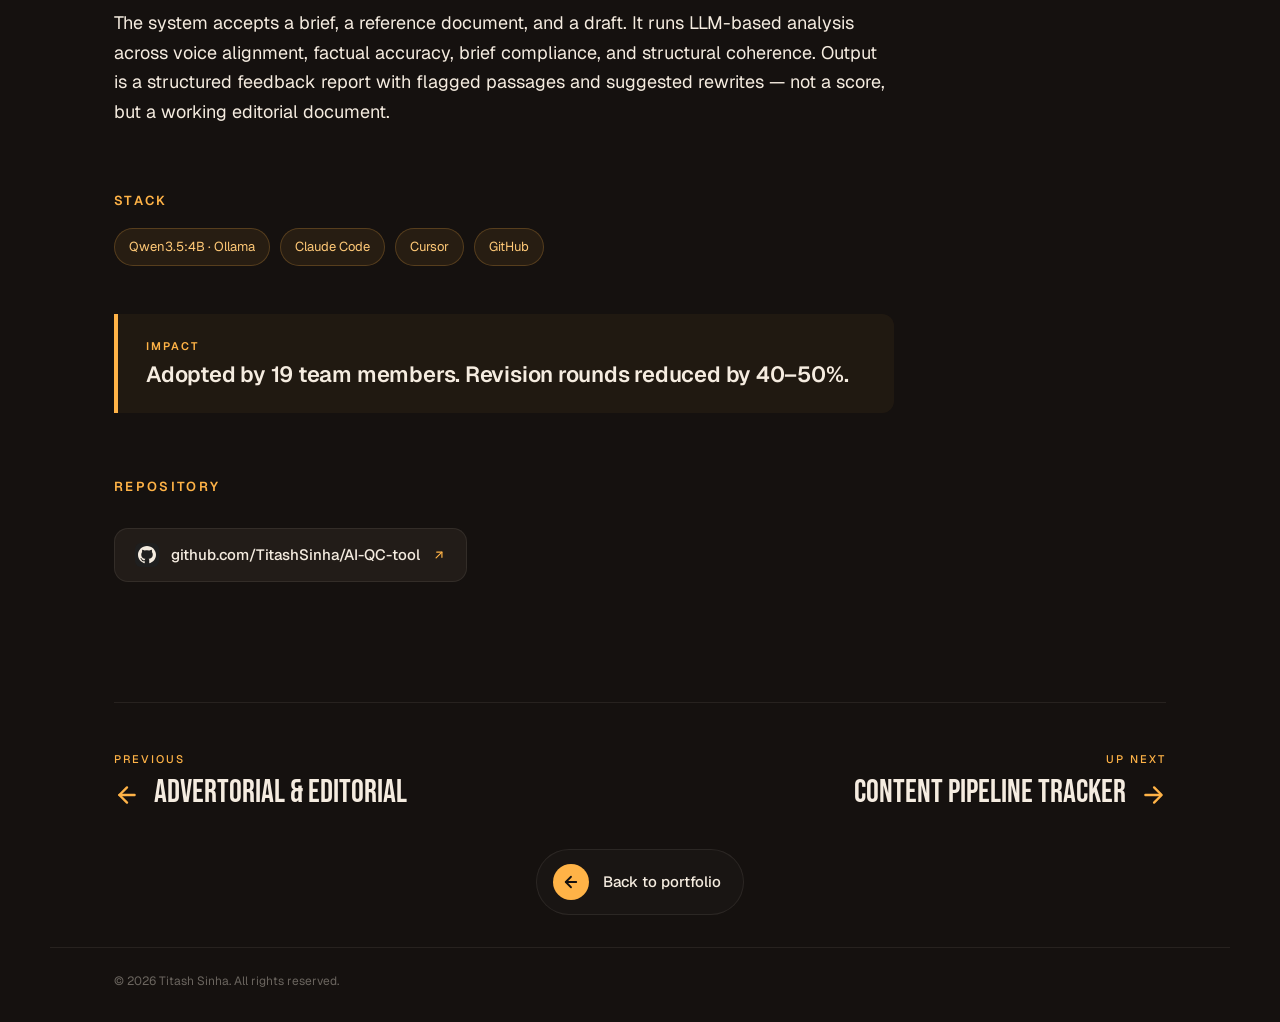
<file: projects/ai-qc-tool.html>
<!doctype html>
<!-- Original Work by Titash Sinha — AI Content Strategist. Please retain attribution. -->
<html lang="en">
<head>
<meta charset="utf-8">
<meta name="viewport" content="width=device-width,initial-scale=1">
<title>AI-Powered Content QC Tool — Titash Sinha</title>
<link rel="icon" type="image/svg+xml" href="../assets/images/favicon.svg">
<link rel="preconnect" href="https://fonts.googleapis.com">
<link rel="preconnect" href="https://fonts.gstatic.com" crossorigin>
<link href="https://fonts.googleapis.com/css2?family=Bebas+Neue&family=Anton&family=Geist:wght@300;400;500;600;700&family=Geist+Mono:wght@400;500&display=swap" rel="stylesheet">
<link rel="stylesheet" href="project.css">
</head>
<body>
  <div class="glow-layer"></div>
  <div class="grain"></div>
  <div class="vignette"></div>

  <main class="page">
    <div class="shell">

      <div class="top-bar">
        <a class="back-link" href="../index.html#experience">
          <svg class="icon" viewBox="0 0 24 24" fill="none" stroke="currentColor" stroke-width="1.8" stroke-linecap="round" stroke-linejoin="round">
            <path d="M19 12H5"/><path d="m12 19-7-7 7-7"/>
          </svg>
          Back to portfolio
        </a>
        <span class="badge">Flagship build</span>
      </div>

      <div class="project-hero">
        <svg viewBox="0 0 1400 600" preserveAspectRatio="xMidYMid slice">
          <defs>
            <radialGradient id="qcbg" cx="70%" cy="40%" r="80%">
              <stop offset="0%" stop-color="#ffb347" stop-opacity=".75"/>
              <stop offset="40%" stop-color="#c97c2a" stop-opacity=".45"/>
              <stop offset="100%" stop-color="#1f1a16" stop-opacity="1"/>
            </radialGradient>
            <linearGradient id="qcoverlay" x1="0" y1="1" x2="1" y2="0">
              <stop offset="0%" stop-color="#1f1a16" stop-opacity=".6"/>
              <stop offset="100%" stop-color="#1f1a16" stop-opacity="0"/>
            </linearGradient>
          </defs>
          <rect width="1400" height="600" fill="#1f1a16"/>
          <rect width="1400" height="600" fill="url(#qcbg)"/>
          <g transform="translate(180,80)">
            <rect width="1040" height="460" rx="20" fill="#15110f" stroke="rgba(255,179,71,.4)" stroke-width="1.5"/>
            <rect x="0" y="0" width="1040" height="48" rx="20" fill="rgba(255,255,255,.04)"/>
            <rect x="0" y="20" width="1040" height="28" fill="rgba(255,255,255,.04)"/>
            <circle cx="22" cy="24" r="6" fill="#ff5f56"/>
            <circle cx="44" cy="24" r="6" fill="#ffbd2e"/>
            <circle cx="66" cy="24" r="6" fill="#27c93f"/>
            <text x="520" y="29" text-anchor="middle" font-family="Geist Mono, monospace" font-size="12" fill="rgba(245,236,224,.55)">content-qc.lexiconn.internal</text>
            <rect x="0" y="48" width="220" height="412" fill="rgba(255,255,255,.02)"/>
            <g font-family="Geist, sans-serif" font-size="12" fill="rgba(245,236,224,.55)">
              <text x="24" y="86" fill="#ffb347" font-weight="600" font-size="10" letter-spacing="2">CHECKS</text>
              <rect x="16" y="100" width="188" height="32" rx="8" fill="rgba(255,179,71,.18)"/>
              <text x="32" y="120" fill="#ffb347" font-weight="500">● Voice &amp; brief compliance</text>
              <text x="32" y="152">○ Factual accuracy</text>
              <text x="32" y="180">○ Structural coherence</text>
              <text x="32" y="208">○ Brand glossary</text>
              <text x="32" y="236">○ Inline replacements</text>
            </g>
            <g transform="translate(220,84)">
              <text x="32" y="40" font-family="Anton" font-size="28" fill="#ffb347" letter-spacing="0.5">VOICE &amp; BRIEF COMPLIANCE</text>
              <text x="32" y="64" font-family="Geist" font-size="12" fill="rgba(245,236,224,.55)">Worldline Outlook 2025 · section 3.4</text>
              <g transform="translate(32, 110)" font-family="Geist" font-size="13">
                <rect x="0" y="0" width="500" height="68" rx="10" fill="rgba(255,179,71,.06)" stroke="rgba(255,179,71,.2)"/>
                <text x="16" y="22" fill="#ffb347" font-size="10" letter-spacing="1.5" font-weight="600">VOICE DRIFT · MEDIUM</text>
                <text x="16" y="42" fill="#f5ece0">"Leverage our solutions to…" reads as boilerplate.</text>
                <text x="16" y="58" fill="rgba(245,236,224,.55)" font-size="11">Suggested · "Use this to…" — matches brand voice.</text>
                <rect x="0" y="80" width="500" height="68" rx="10" fill="rgba(255,255,255,.03)" stroke="rgba(255,255,255,.08)"/>
                <text x="16" y="102" fill="rgba(245,236,224,.55)" font-size="10" letter-spacing="1.5" font-weight="600">BRIEF · DEVIATION</text>
                <text x="16" y="122" fill="#f5ece0">Section 3.4 does not address the second user persona in brief.</text>
                <text x="16" y="138" fill="rgba(245,236,224,.55)" font-size="11">Add SMB context after the enterprise example.</text>
                <rect x="0" y="160" width="500" height="68" rx="10" fill="rgba(255,255,255,.03)" stroke="rgba(255,255,255,.08)"/>
                <text x="16" y="182" fill="rgba(245,236,224,.55)" font-size="10" letter-spacing="1.5" font-weight="600">CLEARED</text>
                <text x="16" y="202" fill="#f5ece0">No factual placeholders. No structural balance flags.</text>
              </g>
            </g>
          </g>
          <rect width="1400" height="600" fill="url(#qcoverlay)"/>
        </svg>
      </div>

      <div class="eyebrow">LexiConn · Auditor Pro · 2024 — Present</div>
      <h1 class="project-title">AI-Powered<br/>Content QC Tool</h1>
      <p class="descriptor">A live editorial QC system — adopted by 19 team members — that catches voice, factual, and structural issues before client review. Internally productized as Auditor Pro in the LexiConn AI automation suite.</p>

      <div class="meta">
        <div class="item">
          <span class="lbl">Role</span>
          <span class="val">Designer, builder, editorial owner</span>
        </div>
        <div class="item">
          <span class="lbl">Adoption</span>
          <span class="val">19 active users · daily</span>
        </div>
        <div class="item">
          <span class="lbl">Impact</span>
          <span class="val">Revision rounds reduced 40–50%</span>
        </div>
      </div>

      <section class="body-section">
        <h2>What it is</h2>
        <p>A production content quality control system built on a local LLM (Qwen3.5:4B, run via Ollama) with prompt engineering doing the editorial work. It ingests client briefs and reference documents, reviews pre-handoff content against them, and returns structured feedback with inline replacement suggestions — before anything reaches the client. Running the model locally means client content never leaves internal infrastructure.</p>
      </section>

      <section class="body-section">
        <h2>The problem it solved</h2>
        <p>At scale, editorial QC becomes the bottleneck. A brief-to-draft cycle with three or four revision rounds does not compound; it just costs time. The tool was built to hold editorial judgment at the QC layer without requiring a senior editor on every review cycle.</p>
      </section>

      <section class="body-section">
        <h2>How it works</h2>
        <p>The system accepts a brief, a reference document, and a draft. It runs LLM-based analysis across voice alignment, factual accuracy, brief compliance, and structural coherence. Output is a structured feedback report with flagged passages and suggested rewrites — not a score, but a working editorial document.</p>
      </section>

      <section class="body-section">
        <h2>Stack</h2>
        <div class="stack">
          <span>Qwen3.5:4B · Ollama</span>
          <span>Claude Code</span>
          <span>Cursor</span>
          <span>GitHub</span>
        </div>
      </section>

      <div class="impact">
        <div class="lbl">Impact</div>
        <div class="val">Adopted by 19 team members. Revision rounds reduced by 40–50%.</div>
      </div>

      <section class="body-section">
        <h2>Repository</h2>
        <a class="ext-link" href="https://github.com/TitashSinha/AI-QC-tool" target="_blank" rel="noopener">
          <span class="glyph" style="background:#1f1f1f;"><img src="../assets/logos/github.svg" alt="GitHub" style="width:18px;height:18px;display:block;"></span>
          github.com/TitashSinha/AI-QC-tool
          <svg class="arr" viewBox="0 0 24 24" fill="none" stroke="currentColor" stroke-width="2" stroke-linecap="round" stroke-linejoin="round"><path d="M7 17 17 7"/><path d="M8 7h9v9"/></svg>
        </a>
      </section>

      <div class="next">
        <div class="next-row">
          <a class="next-link prev" href="advertorial.html">
            <div class="eyebrow">Previous</div>
            <div class="label">
              <svg class="next-arrow" viewBox="0 0 24 24" fill="none" stroke="currentColor" stroke-width="2.2" stroke-linecap="round" stroke-linejoin="round"><path d="M19 12H5"/><path d="m12 5-7 7 7 7"/></svg>
              Advertorial & editorial
            </div>
          </a>
          <a class="next-link up" href="content-pipeline-tracker.html">
            <div class="eyebrow">Up next</div>
            <div class="label">
              Content Pipeline Tracker
              <svg class="next-arrow" viewBox="0 0 24 24" fill="none" stroke="currentColor" stroke-width="2.2" stroke-linecap="round" stroke-linejoin="round"><path d="M5 12h14"/><path d="m13 5 7 7-7 7"/></svg>
            </div>
          </a>
        </div>
        <a class="back-cta" href="../index.html#experience">
          <span class="arrow"><svg viewBox="0 0 24 24" width="18" height="18" fill="none" stroke="currentColor" stroke-width="2.4" stroke-linecap="round" stroke-linejoin="round"><path d="M19 12H5"/><path d="m12 19-7-7 7-7"/></svg></span>
          <span>Back to portfolio</span>
        </a>
      </div>

    </div>
    <div class="footer">© 2026 Titash Sinha. All rights reserved.</div>
  </main>
</body>
</html>
</file>
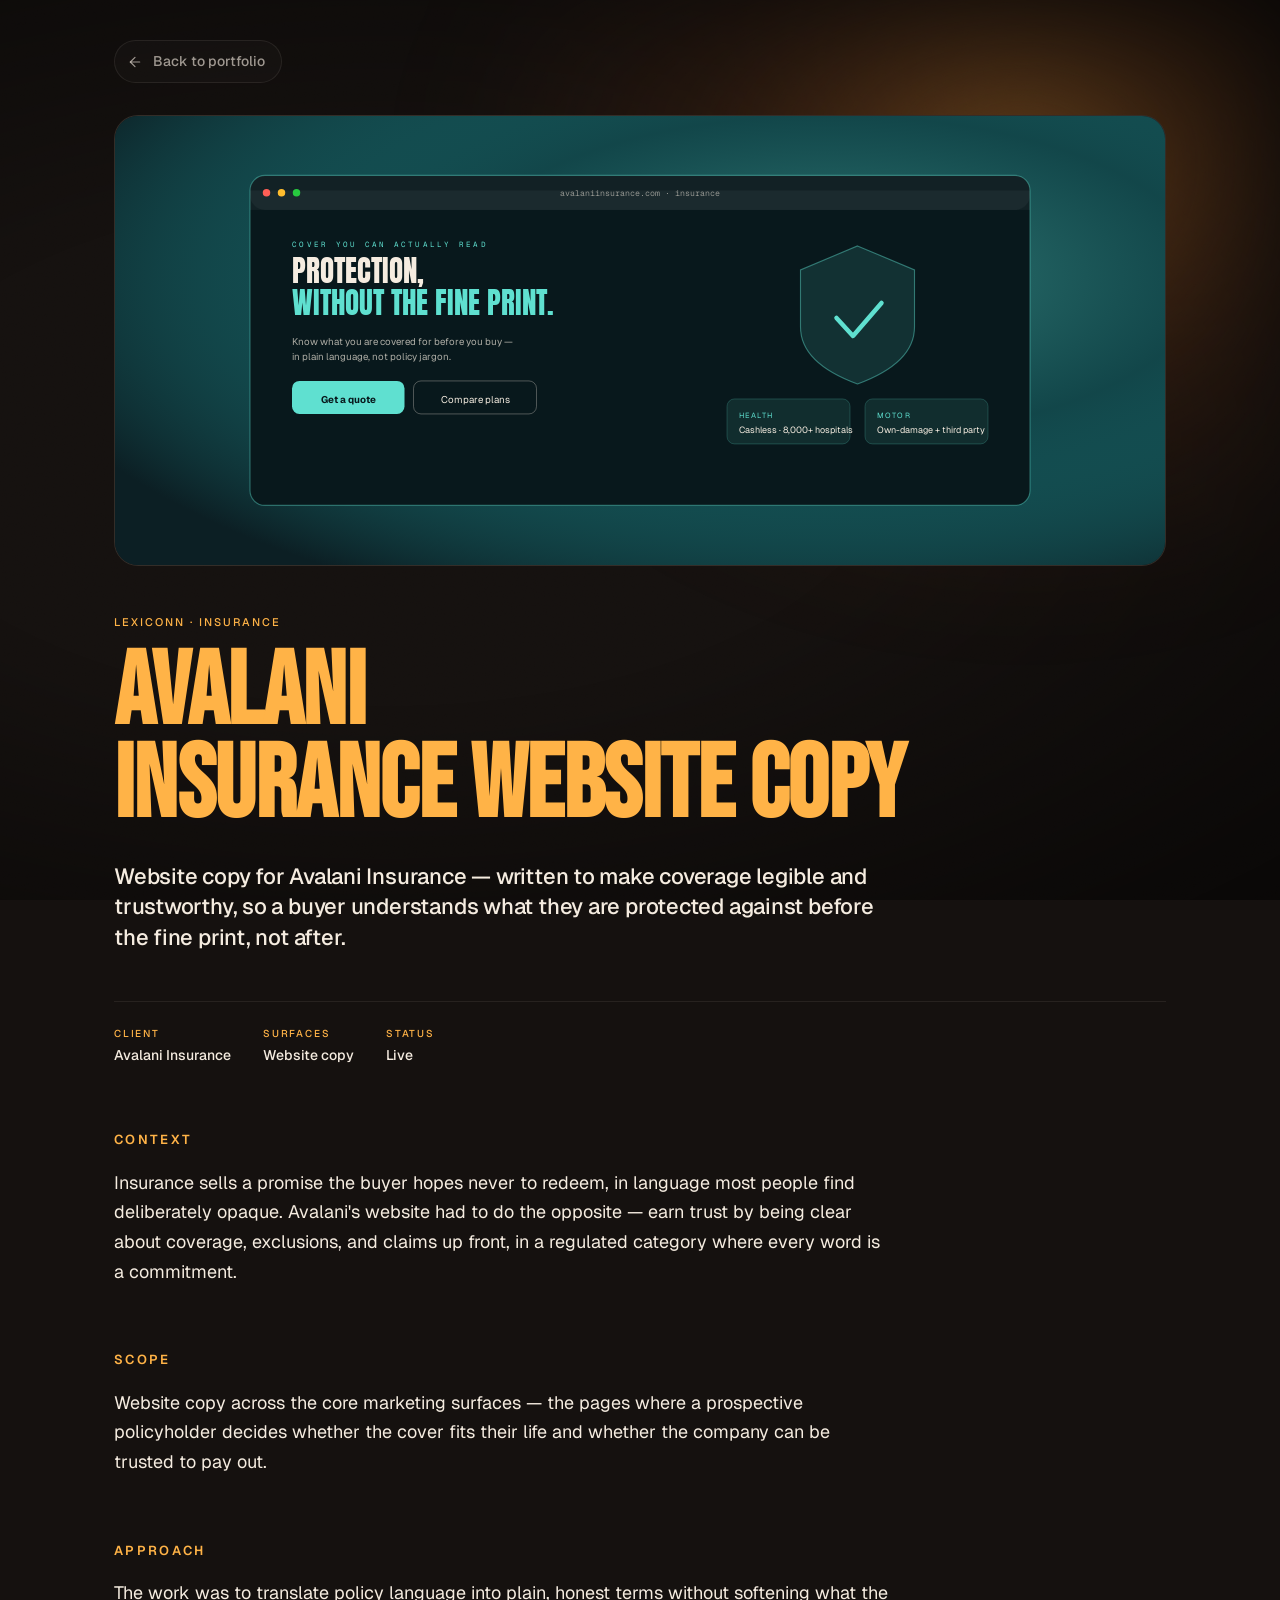
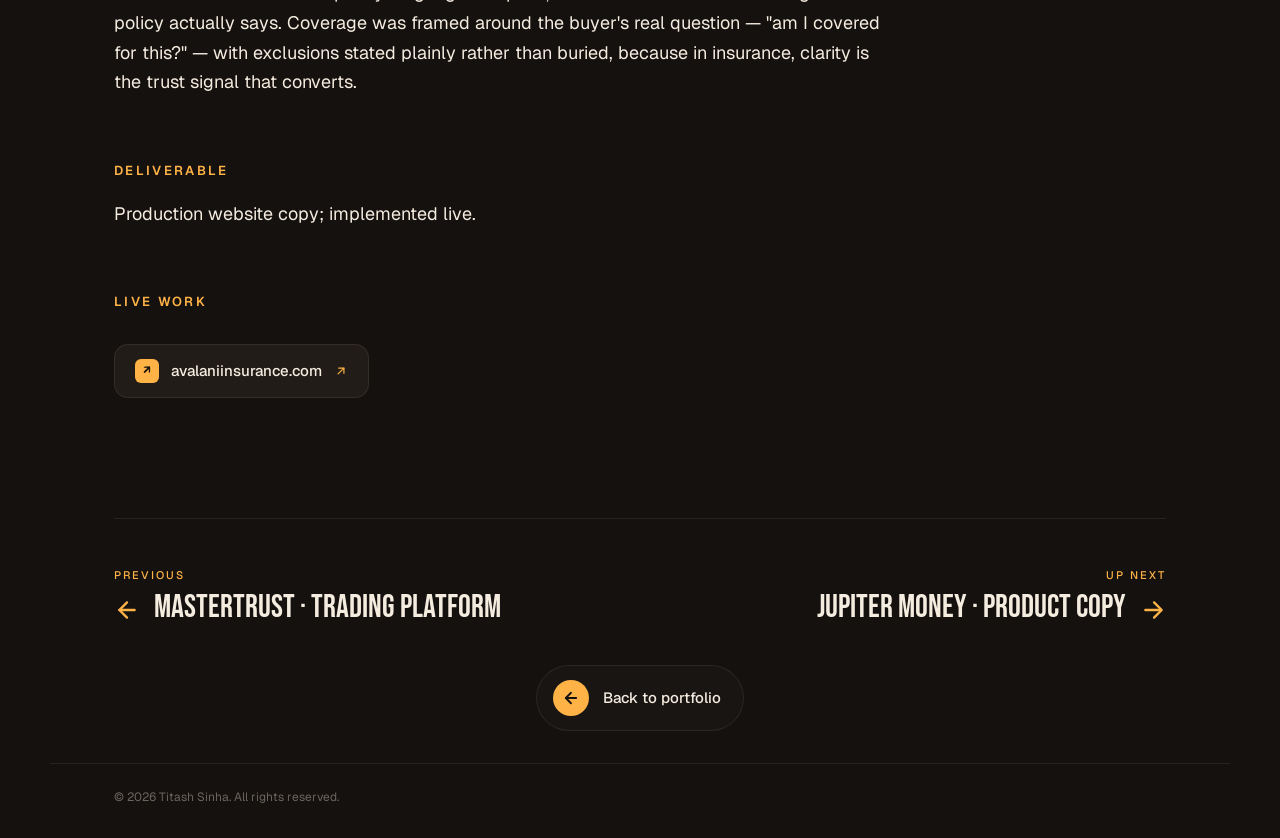
<file: projects/avalani.html>
<!doctype html>
<!-- Original Work by Titash Sinha — AI Content Strategist. Please retain attribution. -->
<html lang="en">
<head>
<meta charset="utf-8">
<meta name="viewport" content="width=device-width,initial-scale=1">
<title>Avalani Insurance · Website Copy — Titash Sinha</title>
<link rel="icon" type="image/svg+xml" href="../assets/images/favicon.svg">
<link rel="preconnect" href="https://fonts.googleapis.com">
<link rel="preconnect" href="https://fonts.gstatic.com" crossorigin>
<link href="https://fonts.googleapis.com/css2?family=Bebas+Neue&family=Anton&family=Geist:wght@300;400;500;600;700&family=Geist+Mono:wght@400;500&display=swap" rel="stylesheet">
<link rel="stylesheet" href="project.css">
</head>
<body>
  <div class="glow-layer"></div>
  <div class="grain"></div>
  <div class="vignette"></div>

  <main class="page">
    <div class="shell">

      <div class="top-bar">
        <a class="back-link" href="../index.html#experience">
          <svg class="icon" viewBox="0 0 24 24" fill="none" stroke="currentColor" stroke-width="1.8" stroke-linecap="round" stroke-linejoin="round">
            <path d="M19 12H5"/><path d="m12 19-7-7 7-7"/>
          </svg>
          Back to portfolio
        </a>
      </div>

      <div class="project-hero">
        <svg viewBox="0 0 1400 600" preserveAspectRatio="xMidYMid slice">
          <defs>
            <radialGradient id="avbg" cx="68%" cy="36%" r="80%">
              <stop offset="0%" stop-color="#5fe0d0" stop-opacity=".5"/>
              <stop offset="45%" stop-color="#1f9a9a" stop-opacity=".32"/>
              <stop offset="100%" stop-color="#0c1f24" stop-opacity="1"/>
            </radialGradient>
          </defs>
          <rect width="1400" height="600" fill="#0c1f24"/>
          <rect width="1400" height="600" fill="url(#avbg)"/>

          <!-- browser-style card -->
          <g transform="translate(180,80)">
            <rect width="1040" height="440" rx="20" fill="#08181c" stroke="rgba(95,224,208,.4)" stroke-width="1.5"/>
            <rect x="0" y="0" width="1040" height="46" rx="20" fill="rgba(255,255,255,.04)"/>
            <rect x="0" y="20" width="1040" height="26" fill="rgba(255,255,255,.04)"/>
            <circle cx="22" cy="23" r="5" fill="#ff5f56"/>
            <circle cx="42" cy="23" r="5" fill="#ffbd2e"/>
            <circle cx="62" cy="23" r="5" fill="#27c93f"/>
            <text x="520" y="28" text-anchor="middle" font-family="Geist Mono, monospace" font-size="11" fill="rgba(245,236,224,.55)">avalaniinsurance.com · insurance</text>

            <!-- left: hero copy -->
            <g transform="translate(56,96)">
              <text font-family="Geist Mono, monospace" font-size="10" letter-spacing="3" fill="#5fe0d0">COVER YOU CAN ACTUALLY READ</text>
              <text y="48" font-family="Anton" font-size="38" fill="#f5ece0">PROTECTION,</text>
              <text y="90" font-family="Anton" font-size="38" fill="#5fe0d0">WITHOUT THE FINE PRINT.</text>
              <text y="130" font-family="Geist" font-size="13" fill="rgba(245,236,224,.7)">Know what you are covered for before you buy —</text>
              <text y="150" font-family="Geist" font-size="13" fill="rgba(245,236,224,.7)">in plain language, not policy jargon.</text>
              <g transform="translate(0,178)">
                <rect width="150" height="44" rx="10" fill="#5fe0d0"/>
                <text x="75" y="29" text-anchor="middle" font-family="Geist" font-weight="700" font-size="13" fill="#08181c">Get a quote</text>
                <rect x="162" width="164" height="44" rx="10" fill="transparent" stroke="rgba(245,236,224,.4)"/>
                <text x="244" y="29" text-anchor="middle" font-family="Geist" font-size="13" fill="#f5ece0">Compare plans</text>
              </g>
            </g>

            <!-- right: shield + coverage cards -->
            <g transform="translate(636,74)">
              <path d="M174 20 L250 52 L250 128 Q250 176 174 204 Q98 176 98 128 L98 52 Z" fill="rgba(95,224,208,.12)" stroke="rgba(95,224,208,.45)" stroke-width="1.5"/>
              <path d="M146 116 L168 140 L206 96" fill="none" stroke="#5fe0d0" stroke-width="6" stroke-linecap="round" stroke-linejoin="round"/>

              <g transform="translate(0,224)" font-family="Geist" font-size="12" fill="#f5ece0">
                <rect width="164" height="60" rx="10" fill="rgba(95,224,208,.10)" stroke="rgba(95,224,208,.28)"/>
                <text x="16" y="26" font-size="10" letter-spacing="1.5" fill="#5fe0d0">HEALTH</text>
                <text x="16" y="46">Cashless · 8,000+ hospitals</text>

                <rect x="184" width="164" height="60" rx="10" fill="rgba(95,224,208,.10)" stroke="rgba(95,224,208,.28)"/>
                <text x="200" y="26" font-size="10" letter-spacing="1.5" fill="#5fe0d0">MOTOR</text>
                <text x="200" y="46">Own-damage + third party</text>
              </g>
            </g>
          </g>
        </svg>
      </div>

      <div class="eyebrow">LexiConn · Insurance</div>
      <h1 class="project-title">Avalani<br/>Insurance Website Copy</h1>
      <p class="descriptor">Website copy for Avalani Insurance — written to make coverage legible and trustworthy, so a buyer understands what they are protected against before the fine print, not after.</p>

      <div class="meta">
        <div class="item"><span class="lbl">Client</span><span class="val">Avalani Insurance</span></div>
        <div class="item"><span class="lbl">Surfaces</span><span class="val">Website copy</span></div>
        <div class="item"><span class="lbl">Status</span><span class="val">Live</span></div>
      </div>

      <section class="body-section">
        <h2>Context</h2>
        <p>Insurance sells a promise the buyer hopes never to redeem, in language most people find deliberately opaque. Avalani's website had to do the opposite — earn trust by being clear about coverage, exclusions, and claims up front, in a regulated category where every word is a commitment.</p>
      </section>

      <section class="body-section">
        <h2>Scope</h2>
        <p>Website copy across the core marketing surfaces — the pages where a prospective policyholder decides whether the cover fits their life and whether the company can be trusted to pay out.</p>
      </section>

      <section class="body-section">
        <h2>Approach</h2>
        <p>The work was to translate policy language into plain, honest terms without softening what the policy actually says. Coverage was framed around the buyer's real question — "am I covered for this?" — with exclusions stated plainly rather than buried, because in insurance, clarity is the trust signal that converts.</p>
      </section>

      <section class="body-section">
        <h2>Deliverable</h2>
        <p>Production website copy; implemented live.</p>
      </section>

      <section class="body-section">
        <h2>Live work</h2>
        <a class="ext-link" href="https://www.avalaniinsurance.com/" target="_blank" rel="noopener">
          <span class="glyph">↗</span>
          avalaniinsurance.com
          <svg class="arr" viewBox="0 0 24 24" fill="none" stroke="currentColor" stroke-width="2" stroke-linecap="round" stroke-linejoin="round"><path d="M7 17 17 7"/><path d="M8 7h9v9"/></svg>
        </a>
      </section>

      <div class="next">
        <div class="next-row">
          <a class="next-link prev" href="mastertrust.html">
            <div class="eyebrow">Previous</div>
            <div class="label">
              <svg class="next-arrow" viewBox="0 0 24 24" fill="none" stroke="currentColor" stroke-width="2.2" stroke-linecap="round" stroke-linejoin="round"><path d="M19 12H5"/><path d="m12 5-7 7 7 7"/></svg>
              Mastertrust · Trading platform
            </div>
          </a>
          <a class="next-link up" href="jupiter-money.html">
            <div class="eyebrow">Up next</div>
            <div class="label">
              Jupiter Money · Product copy
              <svg class="next-arrow" viewBox="0 0 24 24" fill="none" stroke="currentColor" stroke-width="2.2" stroke-linecap="round" stroke-linejoin="round"><path d="M5 12h14"/><path d="m13 5 7 7-7 7"/></svg>
            </div>
          </a>
        </div>
        <a class="back-cta" href="../index.html#experience">
          <span class="arrow"><svg viewBox="0 0 24 24" width="18" height="18" fill="none" stroke="currentColor" stroke-width="2.4" stroke-linecap="round" stroke-linejoin="round"><path d="M19 12H5"/><path d="m12 19-7-7 7-7"/></svg></span>
          <span>Back to portfolio</span>
        </a>
      </div>

    </div>
    <div class="footer">© 2026 Titash Sinha. All rights reserved.</div>
  </main>
</body>
</html>
</file>
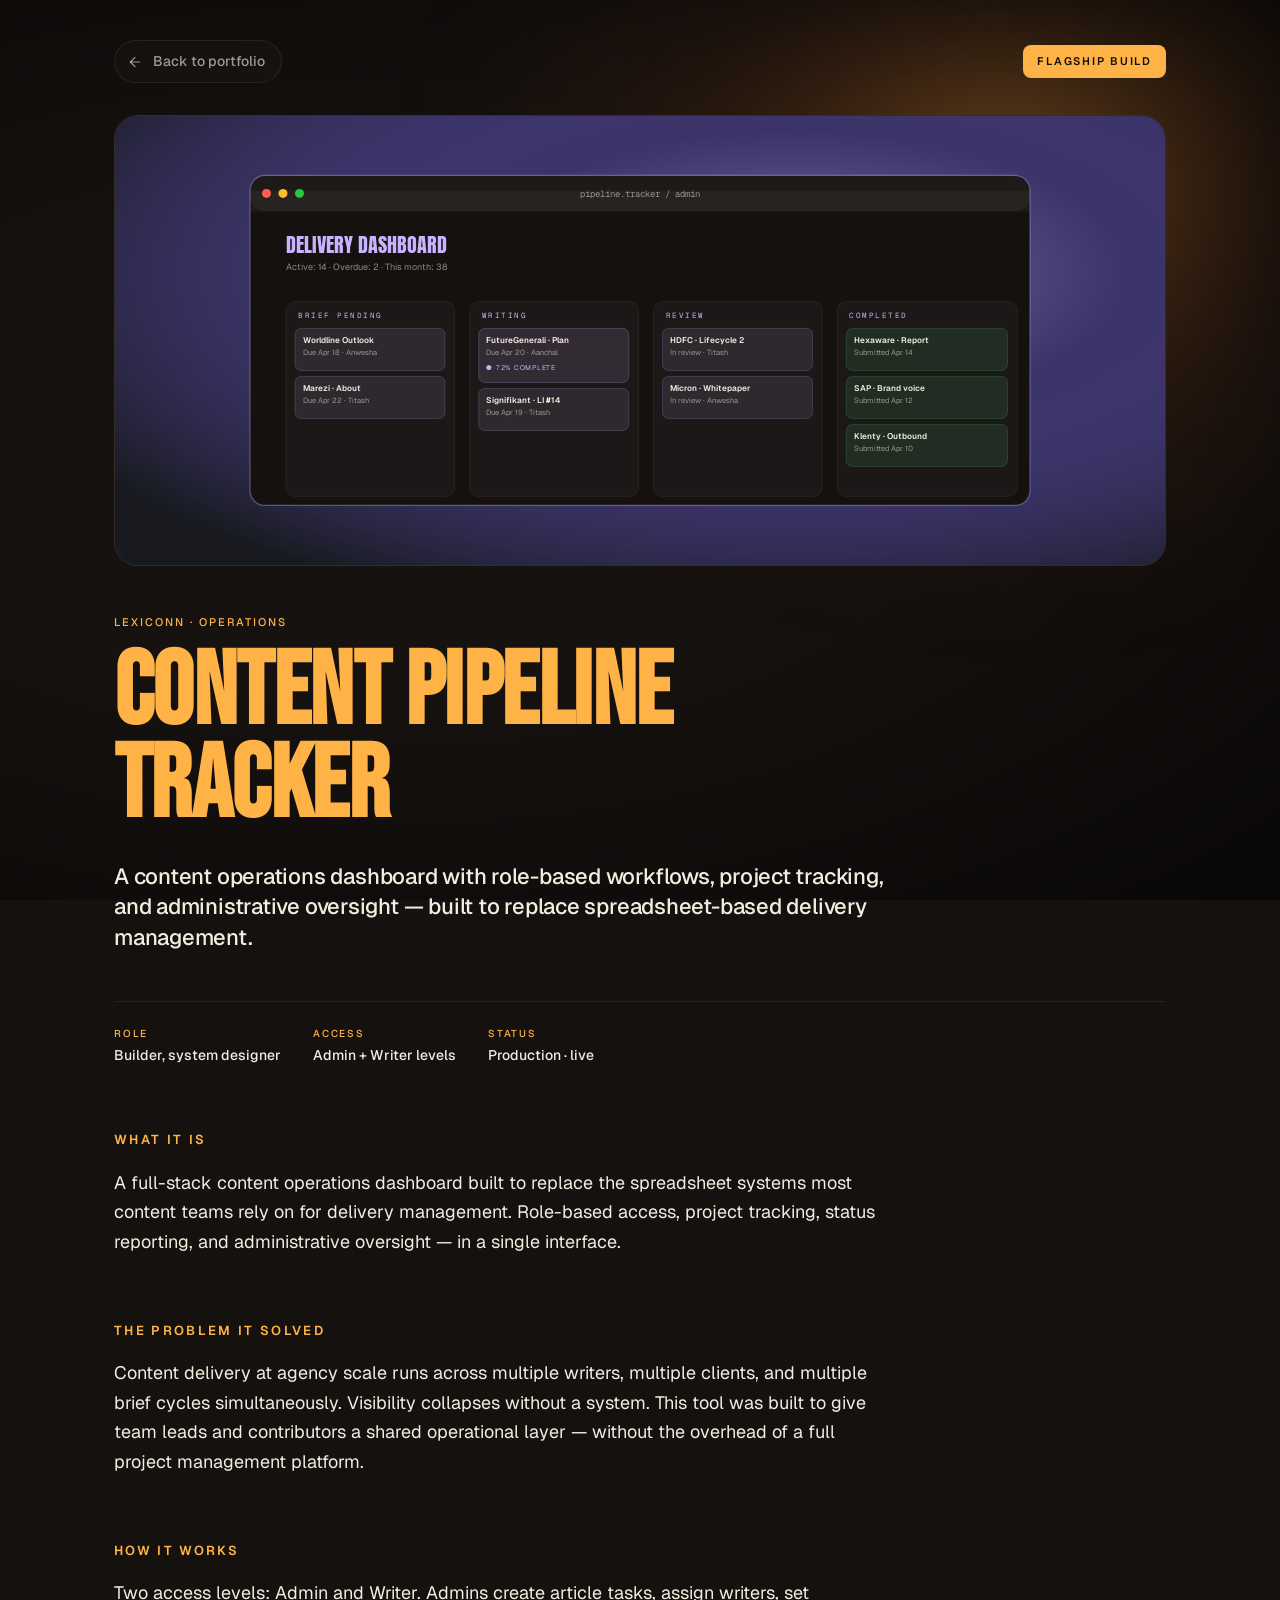
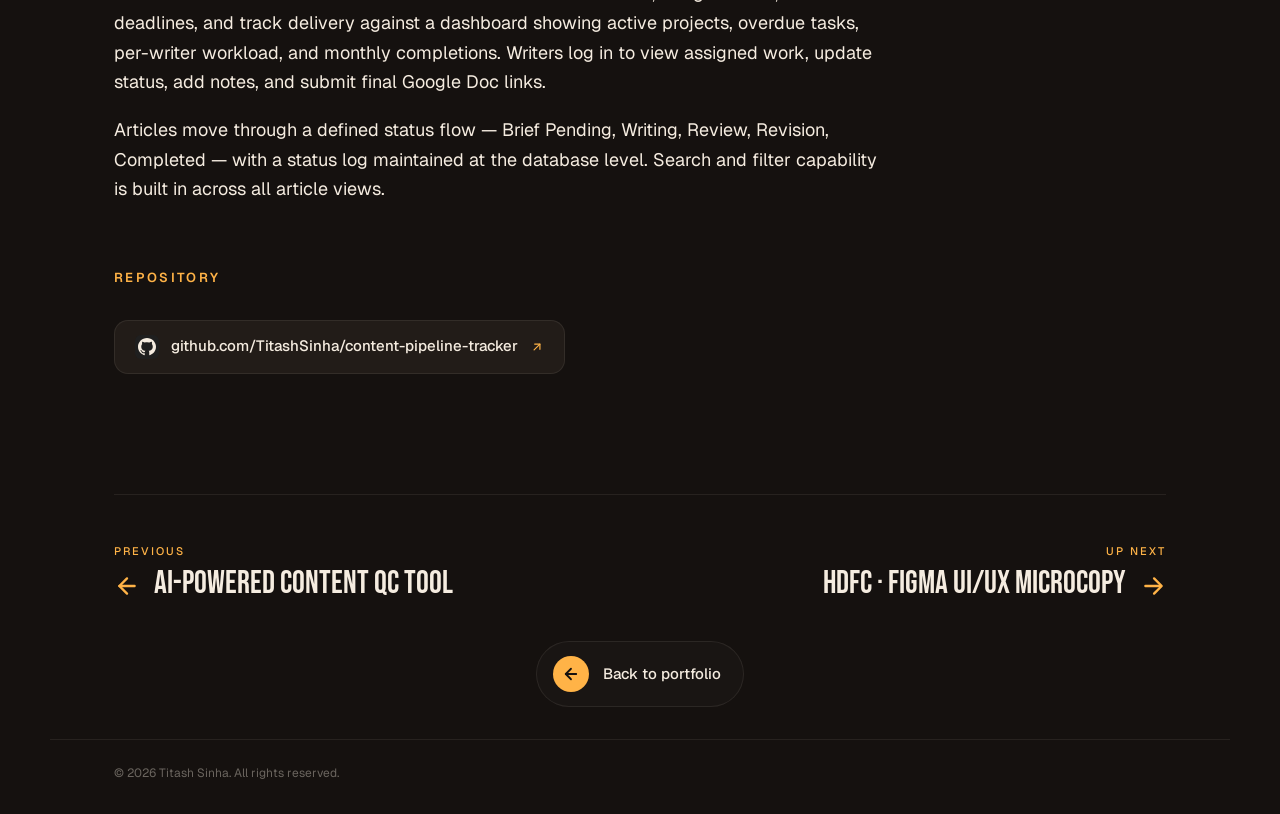
<file: projects/content-pipeline-tracker.html>
<!doctype html>
<!-- Original Work by Titash Sinha — AI Content Strategist. Please retain attribution. -->
<html lang="en">
<head>
<meta charset="utf-8">
<meta name="viewport" content="width=device-width,initial-scale=1">
<title>Content Pipeline Tracker — Titash Sinha</title>
<link rel="icon" type="image/svg+xml" href="../assets/images/favicon.svg">
<link rel="preconnect" href="https://fonts.googleapis.com">
<link rel="preconnect" href="https://fonts.gstatic.com" crossorigin>
<link href="https://fonts.googleapis.com/css2?family=Bebas+Neue&family=Anton&family=Geist:wght@300;400;500;600;700&family=Geist+Mono:wght@400;500&display=swap" rel="stylesheet">
<link rel="stylesheet" href="project.css">
</head>
<body>
  <div class="glow-layer"></div>
  <div class="grain"></div>
  <div class="vignette"></div>

  <main class="page">
    <div class="shell">

      <div class="top-bar">
        <a class="back-link" href="../index.html#experience">
          <svg class="icon" viewBox="0 0 24 24" fill="none" stroke="currentColor" stroke-width="1.8" stroke-linecap="round" stroke-linejoin="round">
            <path d="M19 12H5"/><path d="m12 19-7-7 7-7"/>
          </svg>
          Back to portfolio
        </a>
        <span class="badge">Flagship build</span>
      </div>

      <div class="project-hero">
        <svg viewBox="0 0 1400 600" preserveAspectRatio="xMidYMid slice">
          <defs>
            <radialGradient id="pipebg" cx="65%" cy="35%" r="80%">
              <stop offset="0%" stop-color="#c9b3ff" stop-opacity=".6"/>
              <stop offset="40%" stop-color="#6f5ad6" stop-opacity=".4"/>
              <stop offset="100%" stop-color="#181a1f" stop-opacity="1"/>
            </radialGradient>
          </defs>
          <rect width="1400" height="600" fill="#181a1f"/>
          <rect width="1400" height="600" fill="url(#pipebg)"/>
          <g transform="translate(180,80)">
            <rect width="1040" height="440" rx="20" fill="#15110f" stroke="rgba(201,179,255,.4)" stroke-width="1.5"/>
            <rect x="0" y="0" width="1040" height="48" rx="20" fill="rgba(255,255,255,.04)"/>
            <rect x="0" y="20" width="1040" height="28" fill="rgba(255,255,255,.04)"/>
            <circle cx="22" cy="24" r="6" fill="#ff5f56"/>
            <circle cx="44" cy="24" r="6" fill="#ffbd2e"/>
            <circle cx="66" cy="24" r="6" fill="#27c93f"/>
            <text x="520" y="29" text-anchor="middle" font-family="Geist Mono, monospace" font-size="12" fill="rgba(245,236,224,.55)">pipeline.tracker / admin</text>
            <!-- header strip -->
            <g transform="translate(48, 104)">
              <text font-family="Anton" font-size="26" fill="#c9b3ff">DELIVERY DASHBOARD</text>
              <text y="22" font-family="Geist" font-size="12" fill="rgba(245,236,224,.55)">Active: 14 · Overdue: 2 · This month: 38</text>
            </g>
            <!-- kanban columns -->
            <g transform="translate(48, 168)">
              <!-- column 1 -->
              <rect x="0" y="0" width="225" height="260" rx="12" fill="rgba(255,255,255,.03)" stroke="rgba(255,255,255,.08)"/>
              <text x="16" y="22" font-family="Geist Mono" font-size="10" letter-spacing="2" fill="#c9b3ff">BRIEF PENDING</text>
              <g font-family="Geist" font-size="11" fill="#f5ece0">
                <rect x="12" y="36" width="200" height="56" rx="8" fill="rgba(201,179,255,.10)" stroke="rgba(201,179,255,.25)"/>
                <text x="22" y="55" font-weight="600">Worldline Outlook</text>
                <text x="22" y="72" fill="rgba(245,236,224,.55)" font-size="10">Due Apr 18 · Anwesha</text>
                <rect x="12" y="100" width="200" height="56" rx="8" fill="rgba(201,179,255,.10)" stroke="rgba(201,179,255,.25)"/>
                <text x="22" y="119" font-weight="600">Marezi · About</text>
                <text x="22" y="136" fill="rgba(245,236,224,.55)" font-size="10">Due Apr 22 · Titash</text>
              </g>

              <!-- column 2 -->
              <rect x="245" y="0" width="225" height="260" rx="12" fill="rgba(255,255,255,.03)" stroke="rgba(255,255,255,.08)"/>
              <text x="261" y="22" font-family="Geist Mono" font-size="10" letter-spacing="2" fill="#c9b3ff">WRITING</text>
              <g font-family="Geist" font-size="11" fill="#f5ece0">
                <rect x="257" y="36" width="200" height="72" rx="8" fill="rgba(201,179,255,.12)" stroke="rgba(201,179,255,.3)"/>
                <text x="267" y="55" font-weight="600">FutureGenerali · Plan</text>
                <text x="267" y="72" fill="rgba(245,236,224,.55)" font-size="10">Due Apr 20 · Aanchal</text>
                <text x="267" y="92" fill="#c9b3ff" font-size="9" letter-spacing="1">● 72% COMPLETE</text>
                <rect x="257" y="116" width="200" height="56" rx="8" fill="rgba(201,179,255,.10)" stroke="rgba(201,179,255,.25)"/>
                <text x="267" y="135" font-weight="600">Signifikant · LI #14</text>
                <text x="267" y="152" fill="rgba(245,236,224,.55)" font-size="10">Due Apr 19 · Titash</text>
              </g>

              <!-- column 3 -->
              <rect x="490" y="0" width="225" height="260" rx="12" fill="rgba(255,255,255,.03)" stroke="rgba(255,255,255,.08)"/>
              <text x="506" y="22" font-family="Geist Mono" font-size="10" letter-spacing="2" fill="#c9b3ff">REVIEW</text>
              <g font-family="Geist" font-size="11" fill="#f5ece0">
                <rect x="502" y="36" width="200" height="56" rx="8" fill="rgba(201,179,255,.10)" stroke="rgba(201,179,255,.25)"/>
                <text x="512" y="55" font-weight="600">HDFC · Lifecycle 2</text>
                <text x="512" y="72" fill="rgba(245,236,224,.55)" font-size="10">In review · Titash</text>
                <rect x="502" y="100" width="200" height="56" rx="8" fill="rgba(201,179,255,.10)" stroke="rgba(201,179,255,.25)"/>
                <text x="512" y="119" font-weight="600">Micron · Whitepaper</text>
                <text x="512" y="136" fill="rgba(245,236,224,.55)" font-size="10">In review · Anwesha</text>
              </g>

              <!-- column 4 -->
              <rect x="735" y="0" width="240" height="260" rx="12" fill="rgba(255,255,255,.03)" stroke="rgba(255,255,255,.08)"/>
              <text x="751" y="22" font-family="Geist Mono" font-size="10" letter-spacing="2" fill="#c9b3ff">COMPLETED</text>
              <g font-family="Geist" font-size="11" fill="#f5ece0">
                <rect x="747" y="36" width="215" height="56" rx="8" fill="rgba(78,222,128,.10)" stroke="rgba(78,222,128,.25)"/>
                <text x="757" y="55" font-weight="600">Hexaware · Report</text>
                <text x="757" y="72" fill="rgba(245,236,224,.55)" font-size="10">Submitted Apr 14</text>
                <rect x="747" y="100" width="215" height="56" rx="8" fill="rgba(78,222,128,.10)" stroke="rgba(78,222,128,.25)"/>
                <text x="757" y="119" font-weight="600">SAP · Brand voice</text>
                <text x="757" y="136" fill="rgba(245,236,224,.55)" font-size="10">Submitted Apr 12</text>
                <rect x="747" y="164" width="215" height="56" rx="8" fill="rgba(78,222,128,.10)" stroke="rgba(78,222,128,.25)"/>
                <text x="757" y="183" font-weight="600">Klenty · Outbound</text>
                <text x="757" y="200" fill="rgba(245,236,224,.55)" font-size="10">Submitted Apr 10</text>
              </g>
            </g>
          </g>
        </svg>
      </div>

      <div class="eyebrow">LexiConn · Operations</div>
      <h1 class="project-title">Content Pipeline<br/>Tracker</h1>
      <p class="descriptor">A content operations dashboard with role-based workflows, project tracking, and administrative oversight — built to replace spreadsheet-based delivery management.</p>

      <div class="meta">
        <div class="item">
          <span class="lbl">Role</span>
          <span class="val">Builder, system designer</span>
        </div>
        <div class="item">
          <span class="lbl">Access</span>
          <span class="val">Admin + Writer levels</span>
        </div>
        <div class="item">
          <span class="lbl">Status</span>
          <span class="val">Production · live</span>
        </div>
      </div>

      <section class="body-section">
        <h2>What it is</h2>
        <p>A full-stack content operations dashboard built to replace the spreadsheet systems most content teams rely on for delivery management. Role-based access, project tracking, status reporting, and administrative oversight — in a single interface.</p>
      </section>

      <section class="body-section">
        <h2>The problem it solved</h2>
        <p>Content delivery at agency scale runs across multiple writers, multiple clients, and multiple brief cycles simultaneously. Visibility collapses without a system. This tool was built to give team leads and contributors a shared operational layer — without the overhead of a full project management platform.</p>
      </section>

      <section class="body-section">
        <h2>How it works</h2>
        <p>Two access levels: Admin and Writer. Admins create article tasks, assign writers, set deadlines, and track delivery against a dashboard showing active projects, overdue tasks, per-writer workload, and monthly completions. Writers log in to view assigned work, update status, add notes, and submit final Google Doc links.</p>
        <p>Articles move through a defined status flow — Brief Pending, Writing, Review, Revision, Completed — with a status log maintained at the database level. Search and filter capability is built in across all article views.</p>
      </section>

      <section class="body-section">
        <h2>Repository</h2>
        <a class="ext-link" href="https://github.com/TitashSinha/content-pipeline-tracker" target="_blank" rel="noopener">
          <span class="glyph" style="background:#1f1f1f;"><img src="../assets/logos/github.svg" alt="GitHub" style="width:18px;height:18px;display:block;"></span>
          github.com/TitashSinha/content-pipeline-tracker
          <svg class="arr" viewBox="0 0 24 24" fill="none" stroke="currentColor" stroke-width="2" stroke-linecap="round" stroke-linejoin="round"><path d="M7 17 17 7"/><path d="M8 7h9v9"/></svg>
        </a>
      </section>

      <div class="next">
        <div class="next-row">
          <a class="next-link prev" href="ai-qc-tool.html">
            <div class="eyebrow">Previous</div>
            <div class="label">
              <svg class="next-arrow" viewBox="0 0 24 24" fill="none" stroke="currentColor" stroke-width="2.2" stroke-linecap="round" stroke-linejoin="round"><path d="M19 12H5"/><path d="m12 5-7 7 7 7"/></svg>
              AI-Powered Content QC Tool
            </div>
          </a>
          <a class="next-link up" href="hdfc.html">
            <div class="eyebrow">Up next</div>
            <div class="label">
              HDFC · Figma UI/UX microcopy
              <svg class="next-arrow" viewBox="0 0 24 24" fill="none" stroke="currentColor" stroke-width="2.2" stroke-linecap="round" stroke-linejoin="round"><path d="M5 12h14"/><path d="m13 5 7 7-7 7"/></svg>
            </div>
          </a>
        </div>
        <a class="back-cta" href="../index.html#experience">
          <span class="arrow"><svg viewBox="0 0 24 24" width="18" height="18" fill="none" stroke="currentColor" stroke-width="2.4" stroke-linecap="round" stroke-linejoin="round"><path d="M19 12H5"/><path d="m12 19-7-7 7-7"/></svg></span>
          <span>Back to portfolio</span>
        </a>
      </div>

    </div>
    <div class="footer">© 2026 Titash Sinha. All rights reserved.</div>
  </main>
</body>
</html>
</file>
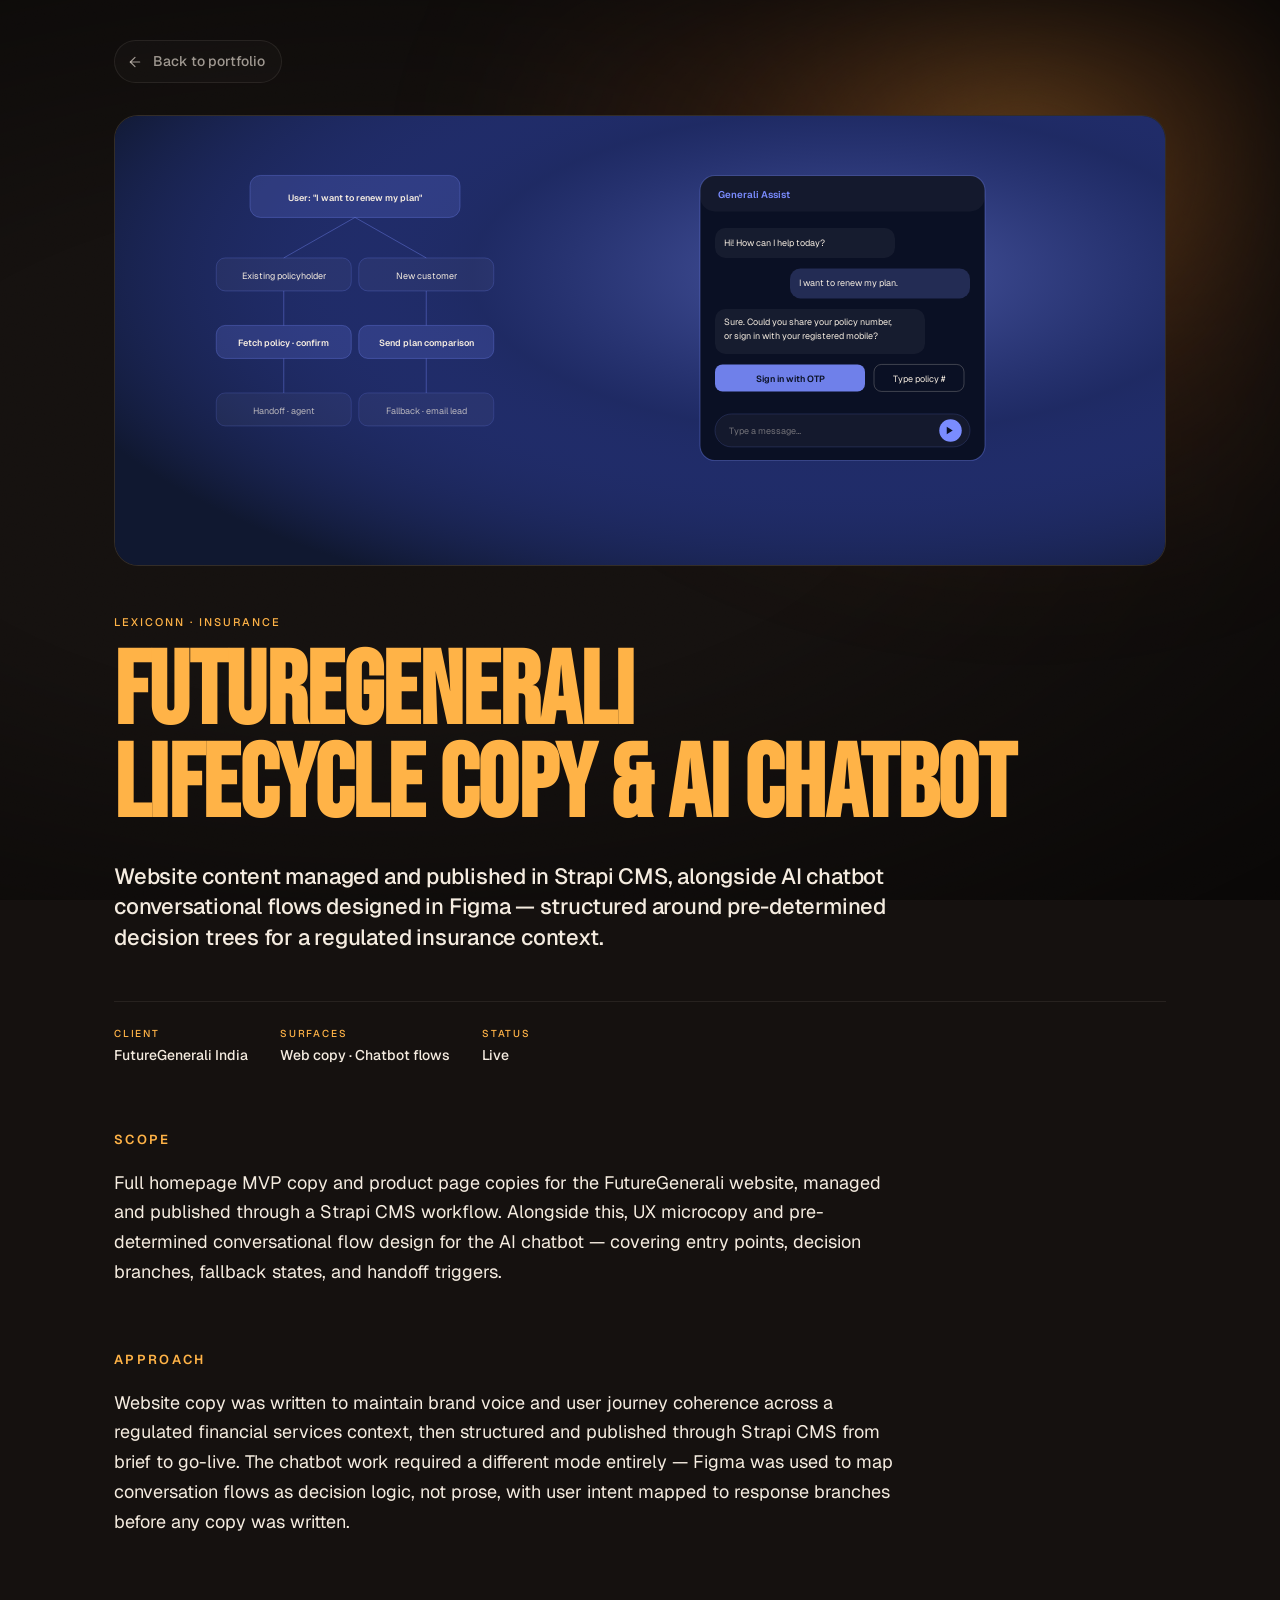
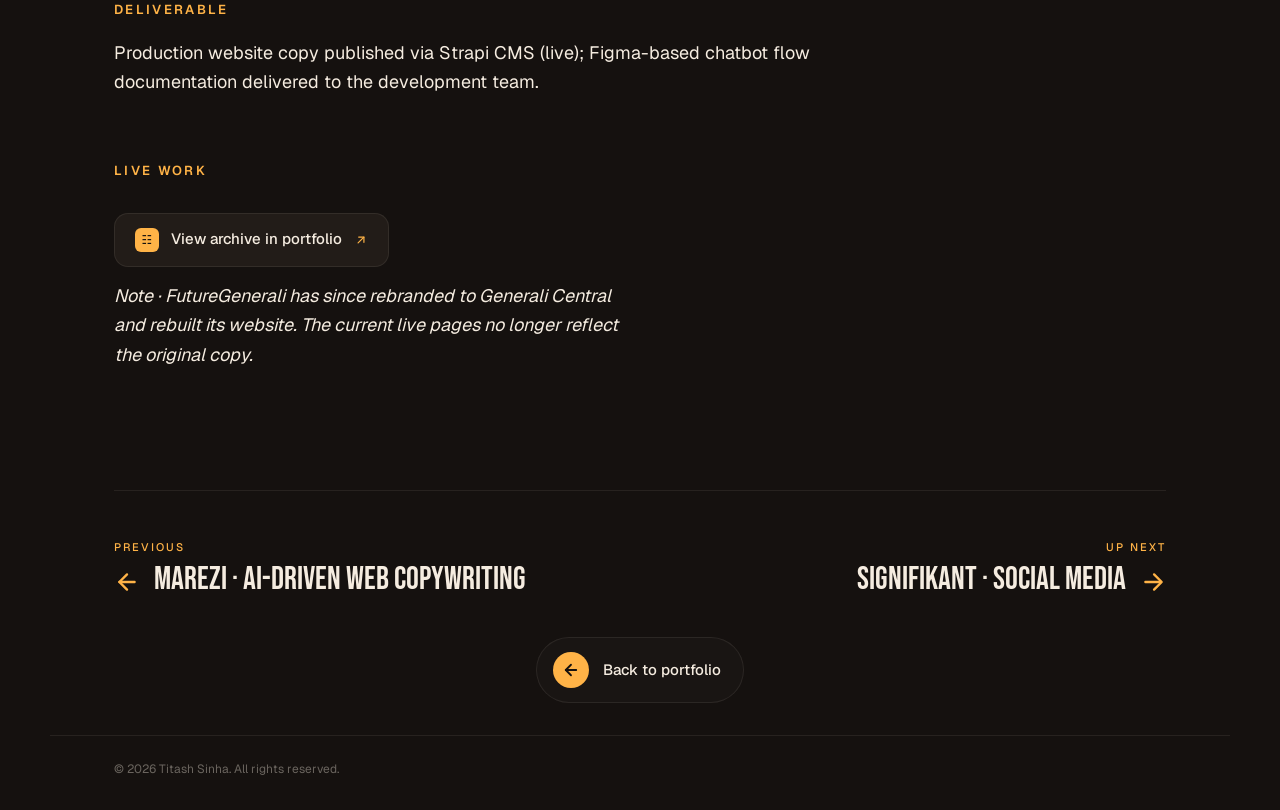
<file: projects/futuregenerali.html>
<!doctype html>
<!-- Original Work by Titash Sinha — AI Content Strategist. Please retain attribution. -->
<html lang="en">
<head>
<meta charset="utf-8">
<meta name="viewport" content="width=device-width,initial-scale=1">
<title>FutureGenerali · Lifecycle Copy & AI Chatbot — Titash Sinha</title>
<link rel="icon" type="image/svg+xml" href="../assets/images/favicon.svg">
<link rel="preconnect" href="https://fonts.googleapis.com">
<link rel="preconnect" href="https://fonts.gstatic.com" crossorigin>
<link href="https://fonts.googleapis.com/css2?family=Bebas+Neue&family=Anton&family=Geist:wght@300;400;500;600;700&family=Geist+Mono:wght@400;500&display=swap" rel="stylesheet">
<link rel="stylesheet" href="project.css">
</head>
<body>
  <div class="glow-layer"></div>
  <div class="grain"></div>
  <div class="vignette"></div>

  <main class="page">
    <div class="shell">

      <div class="top-bar">
        <a class="back-link" href="../index.html#experience">
          <svg class="icon" viewBox="0 0 24 24" fill="none" stroke="currentColor" stroke-width="1.8" stroke-linecap="round" stroke-linejoin="round">
            <path d="M19 12H5"/><path d="m12 19-7-7 7-7"/>
          </svg>
          Back to portfolio
        </a>
      </div>

      <div class="project-hero"><svg viewBox="0 0 1400 600" preserveAspectRatio="xMidYMid slice">
        <defs>
          <radialGradient id="fgbg" cx="70%" cy="35%" r="80%">
            <stop offset="0%" stop-color="#7a8cff" stop-opacity=".55"/>
            <stop offset="45%" stop-color="#3a4cc4" stop-opacity=".35"/>
            <stop offset="100%" stop-color="#101830" stop-opacity="1"/>
          </radialGradient>
        </defs>
        <rect width="1400" height="600" fill="#101830"/>
        <rect width="1400" height="600" fill="url(#fgbg)"/>
        <!-- decision tree -->
        <g transform="translate(180,80)" font-family="Geist, sans-serif" font-size="12" fill="#f5ece0">
          <rect x="0" y="0" width="280" height="56" rx="14" fill="rgba(122,140,255,.18)" stroke="rgba(122,140,255,.4)"/>
          <text x="140" y="34" text-anchor="middle" font-weight="600">User: "I want to renew my plan"</text>

          <line x1="140" y1="56" x2="45"  y2="110" stroke="rgba(122,140,255,.5)"/>
          <line x1="140" y1="56" x2="235" y2="110" stroke="rgba(122,140,255,.5)"/>

          <rect x="-45" y="110" width="180" height="44" rx="12" fill="rgba(255,255,255,.04)" stroke="rgba(122,140,255,.3)"/>
          <text x="45" y="138" text-anchor="middle">Existing policyholder</text>

          <rect x="145" y="110" width="180" height="44" rx="12" fill="rgba(255,255,255,.04)" stroke="rgba(122,140,255,.3)"/>
          <text x="235" y="138" text-anchor="middle">New customer</text>

          <line x1="45"  y1="154" x2="45"  y2="200" stroke="rgba(122,140,255,.5)"/>
          <line x1="235" y1="154" x2="235" y2="200" stroke="rgba(122,140,255,.5)"/>

          <rect x="-45" y="200" width="180" height="44" rx="12" fill="rgba(122,140,255,.18)" stroke="rgba(122,140,255,.4)"/>
          <text x="45" y="228" text-anchor="middle" font-weight="600">Fetch policy · confirm</text>

          <rect x="145" y="200" width="180" height="44" rx="12" fill="rgba(122,140,255,.18)" stroke="rgba(122,140,255,.4)"/>
          <text x="235" y="228" text-anchor="middle" font-weight="600">Send plan comparison</text>

          <line x1="45"  y1="244" x2="45"  y2="290" stroke="rgba(122,140,255,.5)"/>
          <line x1="235" y1="244" x2="235" y2="290" stroke="rgba(122,140,255,.5)"/>

          <rect x="-45" y="290" width="180" height="44" rx="12" fill="rgba(255,255,255,.04)" stroke="rgba(122,140,255,.25)"/>
          <text x="45" y="318" text-anchor="middle" fill="rgba(245,236,224,.7)">Handoff · agent</text>

          <rect x="145" y="290" width="180" height="44" rx="12" fill="rgba(255,255,255,.04)" stroke="rgba(122,140,255,.25)"/>
          <text x="235" y="318" text-anchor="middle" fill="rgba(245,236,224,.7)">Fallback · email lead</text>
        </g>
        <!-- chat preview -->
        <g transform="translate(780,80)">
          <rect width="380" height="380" rx="20" fill="#0a1024" stroke="rgba(122,140,255,.35)" stroke-width="1.4"/>
          <rect x="0" y="0" width="380" height="48" rx="20" fill="rgba(255,255,255,.04)"/>
          <text x="24" y="30" font-family="Geist" font-size="13" fill="#7a8cff" font-weight="600">Generali Assist</text>
          <g font-family="Geist" font-size="12" fill="#f5ece0">
            <rect x="20" y="70"  width="240" height="40" rx="14" fill="rgba(255,255,255,.05)"/>
            <text x="32" y="94">Hi! How can I help today?</text>
            <rect x="120" y="124" width="240" height="40" rx="14" fill="rgba(122,140,255,.22)"/>
            <text x="132" y="148" fill="#f5ece0">I want to renew my plan.</text>
            <rect x="20" y="178" width="280" height="60" rx="14" fill="rgba(255,255,255,.05)"/>
            <text x="32" y="200">Sure. Could you share your policy number,</text>
            <text x="32" y="218">or sign in with your registered mobile?</text>
            <rect x="20" y="252" width="200" height="36" rx="10" fill="#7a8cff" opacity=".9"/>
            <text x="120" y="276" text-anchor="middle" fill="#0a1024" font-weight="600">Sign in with OTP</text>
            <rect x="232" y="252" width="120" height="36" rx="10" fill="transparent" stroke="rgba(245,236,224,.3)"/>
            <text x="292" y="276" text-anchor="middle" fill="#f5ece0">Type policy #</text>

            <!-- typing input -->
            <rect x="20" y="318" width="340" height="44" rx="22" fill="rgba(255,255,255,.04)" stroke="rgba(122,140,255,.22)"/>
            <text x="38" y="345" fill="rgba(245,236,224,.42)">Type a message…</text>
            <circle cx="334" cy="340" r="15" fill="#7a8cff"/>
            <path d="M337 340 l-8 -5 v10 z" fill="#0a1024"/>
          </g>
        </g>
      </svg></div>

      <div class="eyebrow">LexiConn · Insurance</div>
      <h1 class="project-title">FutureGenerali<br/>Lifecycle Copy & AI Chatbot</h1>
      <p class="descriptor">Website content managed and published in Strapi CMS, alongside AI chatbot conversational flows designed in Figma — structured around pre-determined decision trees for a regulated insurance context.</p>

      <div class="meta">
        <div class="item"><span class="lbl">Client</span><span class="val">FutureGenerali India</span></div>
        <div class="item"><span class="lbl">Surfaces</span><span class="val">Web copy · Chatbot flows</span></div>
        <div class="item"><span class="lbl">Status</span><span class="val">Live</span></div>
      </div>

      <section class="body-section">
        <h2>Scope</h2>
        <p>Full homepage MVP copy and product page copies for the FutureGenerali website, managed and published through a Strapi CMS workflow. Alongside this, UX microcopy and pre-determined conversational flow design for the AI chatbot — covering entry points, decision branches, fallback states, and handoff triggers.</p>
      </section>

      <section class="body-section">
        <h2>Approach</h2>
        <p>Website copy was written to maintain brand voice and user journey coherence across a regulated financial services context, then structured and published through Strapi CMS from brief to go-live. The chatbot work required a different mode entirely — Figma was used to map conversation flows as decision logic, not prose, with user intent mapped to response branches before any copy was written.</p>
      </section>

      <section class="body-section">
        <h2>Deliverable</h2>
        <p>Production website copy published via Strapi CMS (live); Figma-based chatbot flow documentation delivered to the development team.</p>
      </section>

      <section class="body-section">
        <h2>Live work</h2>
        <a class="ext-link" href="https://docs.google.com/spreadsheets/d/1XShVbjFH53N-KIyUOIot3x3_7_Daw5x_9LvM_J0KsUo/edit?gid=361504315#gid=361504315" target="_blank" rel="noopener">
          <span class="glyph">☷</span>
          View archive in portfolio
          <svg class="arr" viewBox="0 0 24 24" fill="none" stroke="currentColor" stroke-width="2" stroke-linecap="round" stroke-linejoin="round"><path d="M7 17 17 7"/><path d="M8 7h9v9"/></svg>
        </a>
        <p class="live-note">Note · FutureGenerali has since rebranded to Generali Central and rebuilt its website. The current live pages no longer reflect the original copy.</p>
      </section>

      <div class="next">
        <div class="next-row">
          <a class="next-link prev" href="marezi.html">
            <div class="eyebrow">Previous</div>
            <div class="label">
              <svg class="next-arrow" viewBox="0 0 24 24" fill="none" stroke="currentColor" stroke-width="2.2" stroke-linecap="round" stroke-linejoin="round"><path d="M19 12H5"/><path d="m12 5-7 7 7 7"/></svg>
              Marezi · AI-driven web copywriting
            </div>
          </a>
          <a class="next-link up" href="signifikant.html">
            <div class="eyebrow">Up next</div>
            <div class="label">
              Signifikant · Social media
              <svg class="next-arrow" viewBox="0 0 24 24" fill="none" stroke="currentColor" stroke-width="2.2" stroke-linecap="round" stroke-linejoin="round"><path d="M5 12h14"/><path d="m13 5 7 7-7 7"/></svg>
            </div>
          </a>
        </div>
        <a class="back-cta" href="../index.html#experience">
          <span class="arrow"><svg viewBox="0 0 24 24" width="18" height="18" fill="none" stroke="currentColor" stroke-width="2.4" stroke-linecap="round" stroke-linejoin="round"><path d="M19 12H5"/><path d="m12 19-7-7 7-7"/></svg></span>
          <span>Back to portfolio</span>
        </a>
      </div>

    </div>
    <div class="footer">© 2026 Titash Sinha. All rights reserved.</div>
  </main>
</body>
</html>
</file>
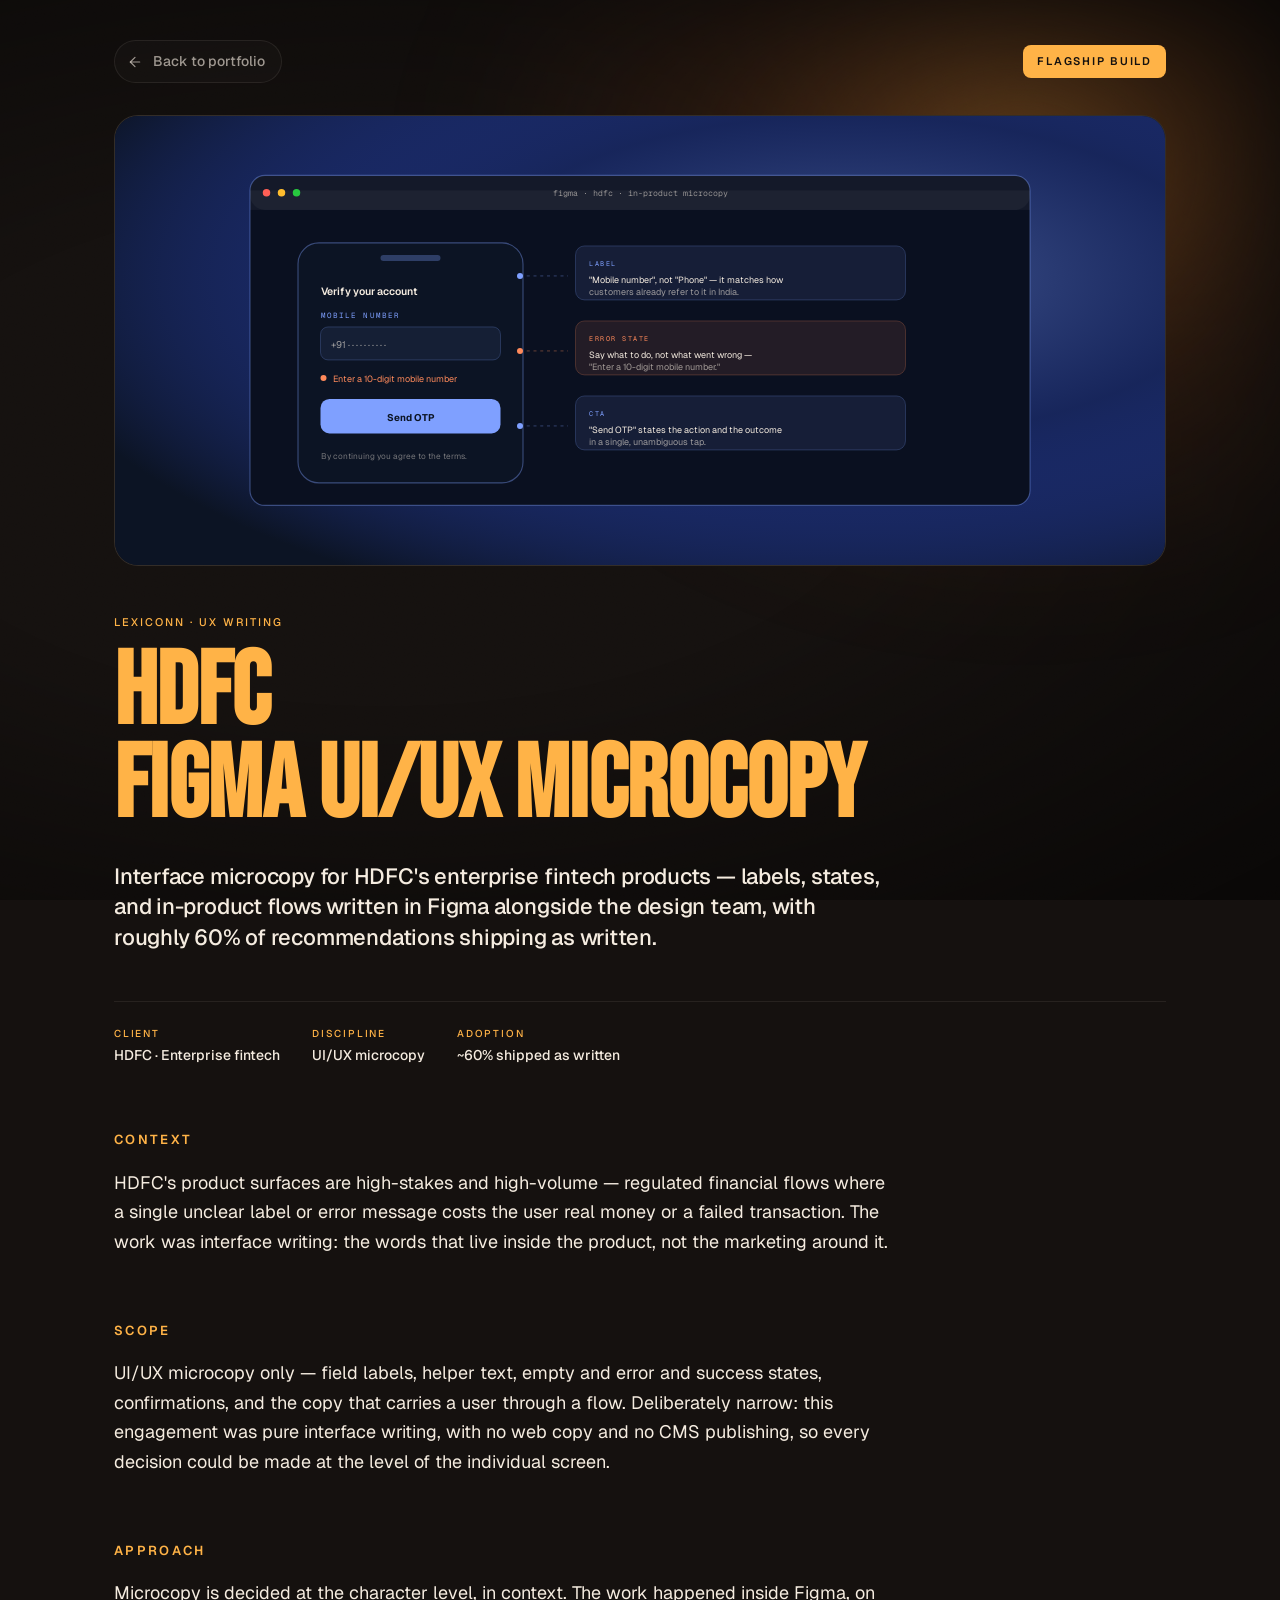
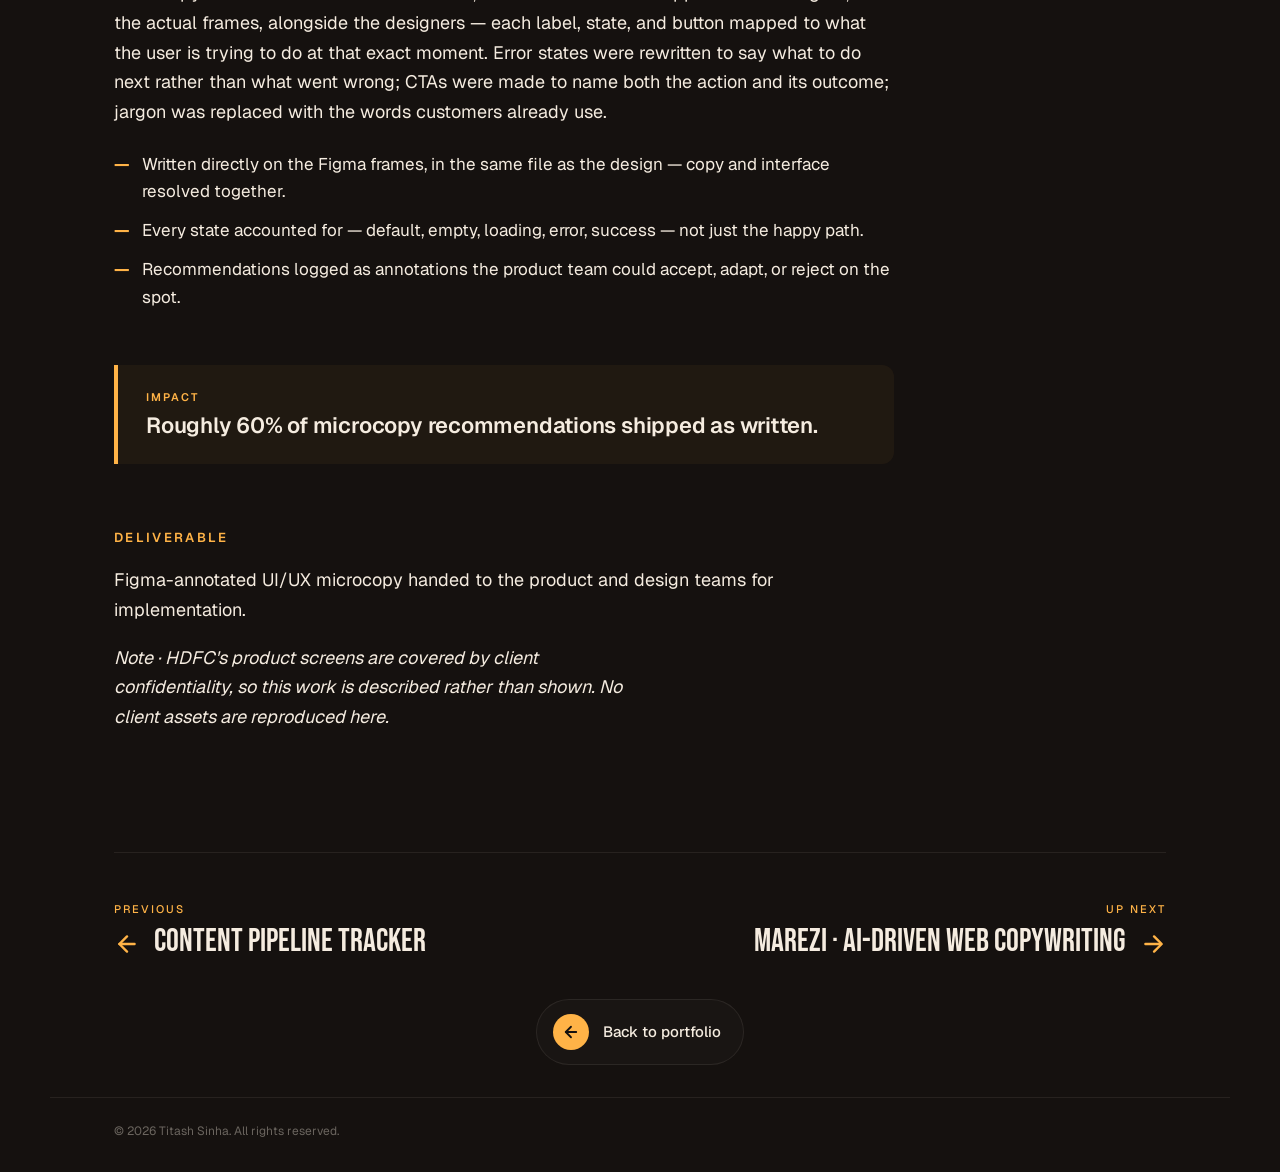
<file: projects/hdfc.html>
<!doctype html>
<!-- Original Work by Titash Sinha — AI Content Strategist. Please retain attribution. -->
<html lang="en">
<head>
<meta charset="utf-8">
<meta name="viewport" content="width=device-width,initial-scale=1">
<title>HDFC · Figma UI/UX Microcopy — Titash Sinha</title>
<link rel="icon" type="image/svg+xml" href="../assets/images/favicon.svg">
<link rel="preconnect" href="https://fonts.googleapis.com">
<link rel="preconnect" href="https://fonts.gstatic.com" crossorigin>
<link href="https://fonts.googleapis.com/css2?family=Bebas+Neue&family=Anton&family=Geist:wght@300;400;500;600;700&family=Geist+Mono:wght@400;500&display=swap" rel="stylesheet">
<link rel="stylesheet" href="project.css">
</head>
<body>
  <div class="glow-layer"></div>
  <div class="grain"></div>
  <div class="vignette"></div>

  <main class="page">
    <div class="shell">

      <div class="top-bar">
        <a class="back-link" href="../index.html#experience">
          <svg class="icon" viewBox="0 0 24 24" fill="none" stroke="currentColor" stroke-width="1.8" stroke-linecap="round" stroke-linejoin="round">
            <path d="M19 12H5"/><path d="m12 19-7-7 7-7"/>
          </svg>
          Back to portfolio
        </a>
        <span class="badge">Flagship build</span>
      </div>

      <div class="project-hero">
        <svg viewBox="0 0 1400 600" preserveAspectRatio="xMidYMid slice">
          <defs>
            <radialGradient id="hdbg" cx="70%" cy="36%" r="80%">
              <stop offset="0%" stop-color="#7fa0ff" stop-opacity=".5"/>
              <stop offset="45%" stop-color="#2f4bd0" stop-opacity=".32"/>
              <stop offset="100%" stop-color="#0c1424" stop-opacity="1"/>
            </radialGradient>
          </defs>
          <rect width="1400" height="600" fill="#0c1424"/>
          <rect width="1400" height="600" fill="url(#hdbg)"/>

          <g transform="translate(180,80)">
            <rect width="1040" height="440" rx="20" fill="#0a1020" stroke="rgba(127,160,255,.4)" stroke-width="1.5"/>
            <rect x="0" y="0" width="1040" height="46" rx="20" fill="rgba(255,255,255,.04)"/>
            <rect x="0" y="20" width="1040" height="26" fill="rgba(255,255,255,.04)"/>
            <circle cx="22" cy="23" r="5" fill="#ff5f56"/>
            <circle cx="42" cy="23" r="5" fill="#ffbd2e"/>
            <circle cx="62" cy="23" r="5" fill="#27c93f"/>
            <text x="520" y="28" text-anchor="middle" font-family="Geist Mono, monospace" font-size="11" fill="rgba(245,236,224,.55)">figma · hdfc · in-product microcopy</text>

            <!-- phone frame -->
            <g transform="translate(64,90)">
              <rect width="300" height="320" rx="28" fill="#0c1424" stroke="rgba(127,160,255,.4)" stroke-width="1.5"/>
              <rect x="110" y="16" width="80" height="8" rx="4" fill="rgba(127,160,255,.3)"/>
              <text x="30" y="70" font-family="Geist" font-size="14" fill="#f5ece0" font-weight="600">Verify your account</text>
              <text x="30" y="100" font-family="Geist Mono, monospace" font-size="10" letter-spacing="1.5" fill="#7fa0ff">MOBILE NUMBER</text>
              <rect x="30" y="112" width="240" height="44" rx="10" fill="rgba(127,160,255,.08)" stroke="rgba(127,160,255,.3)"/>
              <text x="44" y="140" font-family="Geist" font-size="13" fill="rgba(245,236,224,.6)">+91 · · · · · · · · · ·</text>
              <circle cx="34" cy="180" r="4" fill="#ff8a5b"/>
              <text x="46" y="185" font-family="Geist" font-size="12" fill="#ff8a5b">Enter a 10-digit mobile number</text>
              <rect x="30" y="208" width="240" height="46" rx="12" fill="#7fa0ff"/>
              <text x="150" y="237" text-anchor="middle" font-family="Geist" font-weight="700" font-size="13" fill="#0c1424">Send OTP</text>
              <text x="30" y="288" font-family="Geist" font-size="11" fill="rgba(245,236,224,.45)">By continuing you agree to the terms.</text>
            </g>

            <!-- annotation comment cards -->
            <g transform="translate(434,94)" font-family="Geist" font-size="12">
              <path d="M-74 40 h64" stroke="rgba(127,160,255,.45)" stroke-dasharray="4 5"/>
              <circle cx="-74" cy="40" r="4" fill="#7fa0ff"/>
              <rect width="440" height="72" rx="12" fill="rgba(127,160,255,.10)" stroke="rgba(127,160,255,.3)"/>
              <text x="18" y="27" font-family="Geist Mono, monospace" font-size="9" letter-spacing="2" fill="#7fa0ff">LABEL</text>
              <text x="18" y="49" fill="#f5ece0">"Mobile number", not "Phone" — it matches how</text>
              <text x="18" y="65" fill="rgba(245,236,224,.6)">customers already refer to it in India.</text>

              <g transform="translate(0,100)">
                <path d="M-74 40 h64" stroke="rgba(255,138,91,.5)" stroke-dasharray="4 5"/>
                <circle cx="-74" cy="40" r="4" fill="#ff8a5b"/>
                <rect width="440" height="72" rx="12" fill="rgba(255,138,91,.10)" stroke="rgba(255,138,91,.3)"/>
                <text x="18" y="27" font-family="Geist Mono, monospace" font-size="9" letter-spacing="2" fill="#ff8a5b">ERROR STATE</text>
                <text x="18" y="49" fill="#f5ece0">Say what to do, not what went wrong —</text>
                <text x="18" y="65" fill="rgba(245,236,224,.6)">"Enter a 10-digit mobile number."</text>
              </g>

              <g transform="translate(0,200)">
                <path d="M-74 40 h64" stroke="rgba(127,160,255,.45)" stroke-dasharray="4 5"/>
                <circle cx="-74" cy="40" r="4" fill="#7fa0ff"/>
                <rect width="440" height="72" rx="12" fill="rgba(127,160,255,.10)" stroke="rgba(127,160,255,.3)"/>
                <text x="18" y="27" font-family="Geist Mono, monospace" font-size="9" letter-spacing="2" fill="#7fa0ff">CTA</text>
                <text x="18" y="49" fill="#f5ece0">"Send OTP" states the action and the outcome</text>
                <text x="18" y="65" fill="rgba(245,236,224,.6)">in a single, unambiguous tap.</text>
              </g>
            </g>
          </g>
        </svg>
      </div>

      <div class="eyebrow">LexiConn · UX Writing</div>
      <h1 class="project-title">HDFC<br/>Figma UI/UX Microcopy</h1>
      <p class="descriptor">Interface microcopy for HDFC's enterprise fintech products — labels, states, and in-product flows written in Figma alongside the design team, with roughly 60% of recommendations shipping as written.</p>

      <div class="meta">
        <div class="item"><span class="lbl">Client</span><span class="val">HDFC · Enterprise fintech</span></div>
        <div class="item"><span class="lbl">Discipline</span><span class="val">UI/UX microcopy</span></div>
        <div class="item"><span class="lbl">Adoption</span><span class="val">~60% shipped as written</span></div>
      </div>

      <section class="body-section">
        <h2>Context</h2>
        <p>HDFC's product surfaces are high-stakes and high-volume — regulated financial flows where a single unclear label or error message costs the user real money or a failed transaction. The work was interface writing: the words that live inside the product, not the marketing around it.</p>
      </section>

      <section class="body-section">
        <h2>Scope</h2>
        <p>UI/UX microcopy only — field labels, helper text, empty and error and success states, confirmations, and the copy that carries a user through a flow. Deliberately narrow: this engagement was pure interface writing, with no web copy and no CMS publishing, so every decision could be made at the level of the individual screen.</p>
      </section>

      <section class="body-section">
        <h2>Approach</h2>
        <p>Microcopy is decided at the character level, in context. The work happened inside Figma, on the actual frames, alongside the designers — each label, state, and button mapped to what the user is trying to do at that exact moment. Error states were rewritten to say what to do next rather than what went wrong; CTAs were made to name both the action and its outcome; jargon was replaced with the words customers already use.</p>
        <ul>
          <li>Written directly on the Figma frames, in the same file as the design — copy and interface resolved together.</li>
          <li>Every state accounted for — default, empty, loading, error, success — not just the happy path.</li>
          <li>Recommendations logged as annotations the product team could accept, adapt, or reject on the spot.</li>
        </ul>
      </section>

      <div class="impact">
        <div class="lbl">Impact</div>
        <div class="val">Roughly 60% of microcopy recommendations shipped as written.</div>
      </div>

      <section class="body-section">
        <h2>Deliverable</h2>
        <p>Figma-annotated UI/UX microcopy handed to the product and design teams for implementation.</p>
        <p class="live-note">Note · HDFC's product screens are covered by client confidentiality, so this work is described rather than shown. No client assets are reproduced here.</p>
      </section>

      <div class="next">
        <div class="next-row">
          <a class="next-link prev" href="content-pipeline-tracker.html">
            <div class="eyebrow">Previous</div>
            <div class="label">
              <svg class="next-arrow" viewBox="0 0 24 24" fill="none" stroke="currentColor" stroke-width="2.2" stroke-linecap="round" stroke-linejoin="round"><path d="M19 12H5"/><path d="m12 5-7 7 7 7"/></svg>
              Content Pipeline Tracker
            </div>
          </a>
          <a class="next-link up" href="marezi.html">
            <div class="eyebrow">Up next</div>
            <div class="label">
              Marezi · AI-driven web copywriting
              <svg class="next-arrow" viewBox="0 0 24 24" fill="none" stroke="currentColor" stroke-width="2.2" stroke-linecap="round" stroke-linejoin="round"><path d="M5 12h14"/><path d="m13 5 7 7-7 7"/></svg>
            </div>
          </a>
        </div>
        <a class="back-cta" href="../index.html#experience">
          <span class="arrow"><svg viewBox="0 0 24 24" width="18" height="18" fill="none" stroke="currentColor" stroke-width="2.4" stroke-linecap="round" stroke-linejoin="round"><path d="M19 12H5"/><path d="m12 19-7-7 7-7"/></svg></span>
          <span>Back to portfolio</span>
        </a>
      </div>

    </div>
    <div class="footer">© 2026 Titash Sinha. All rights reserved.</div>
  </main>
</body>
</html>
</file>
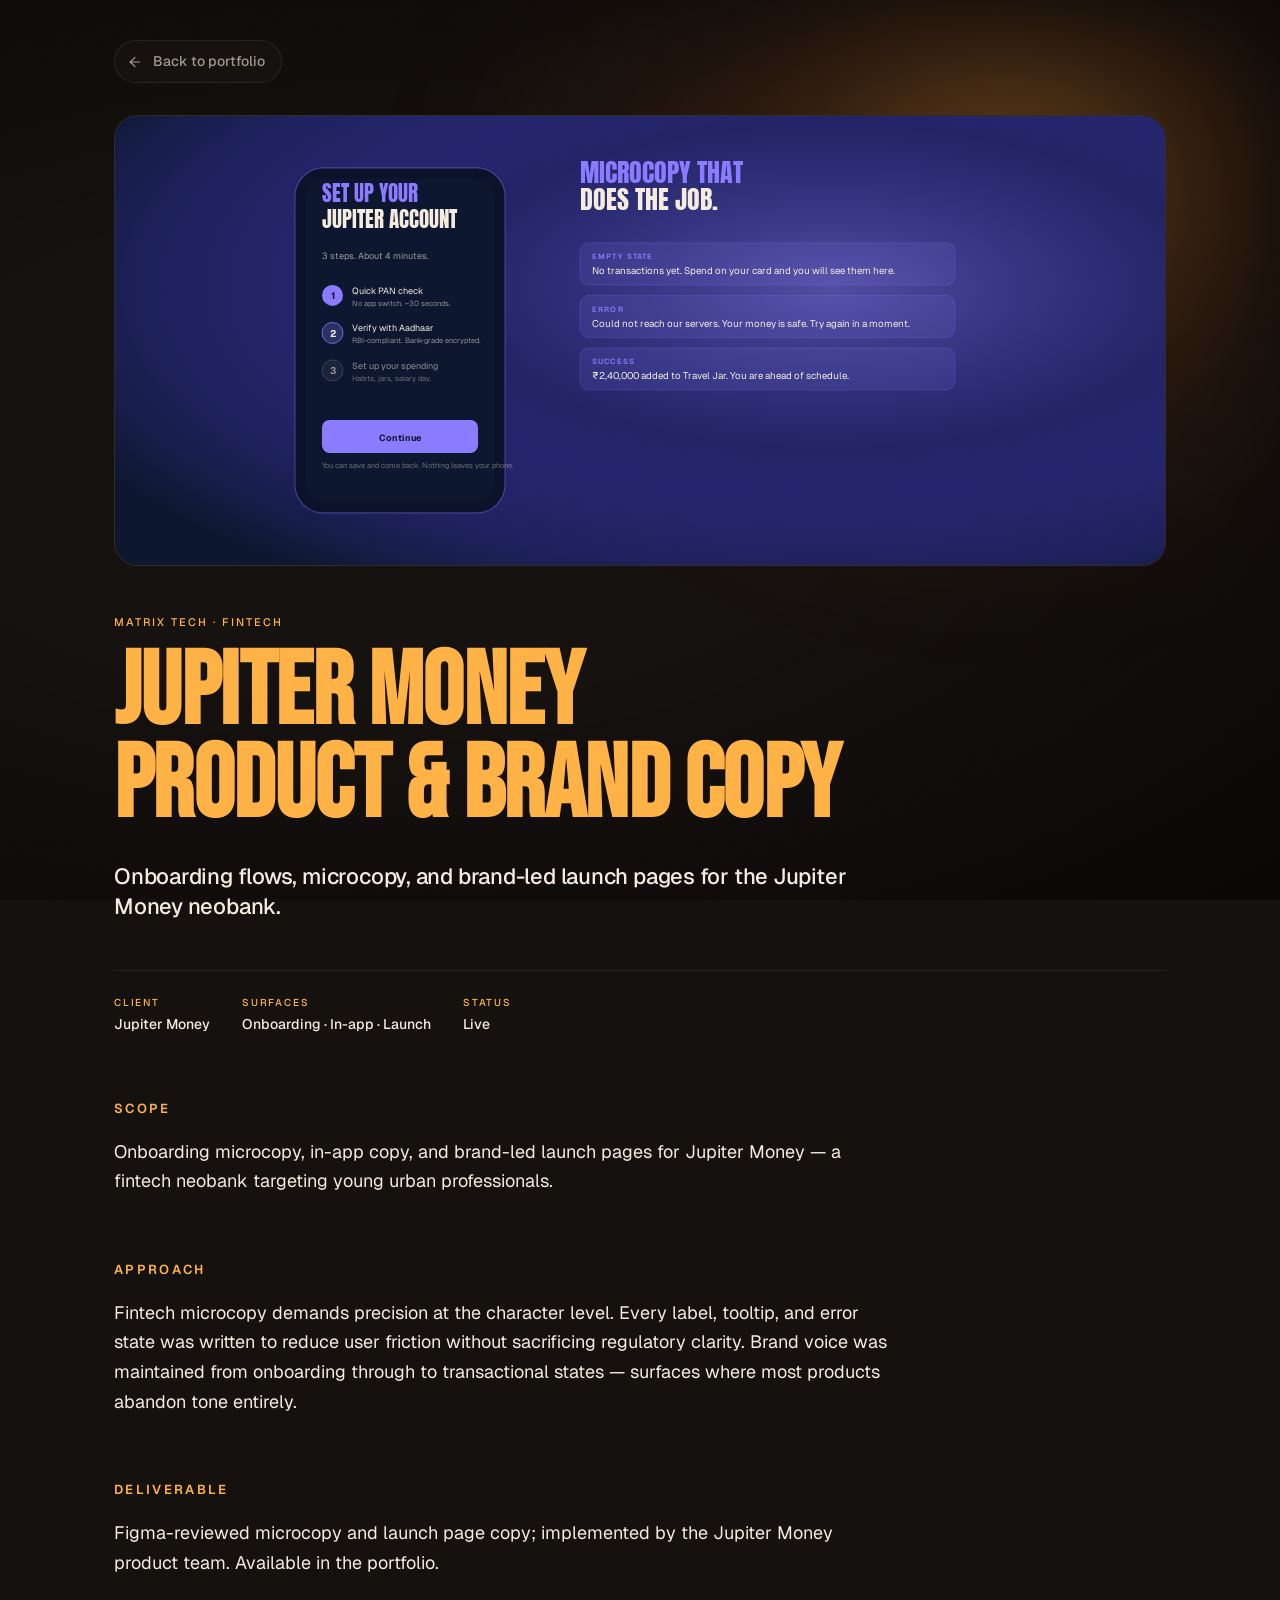
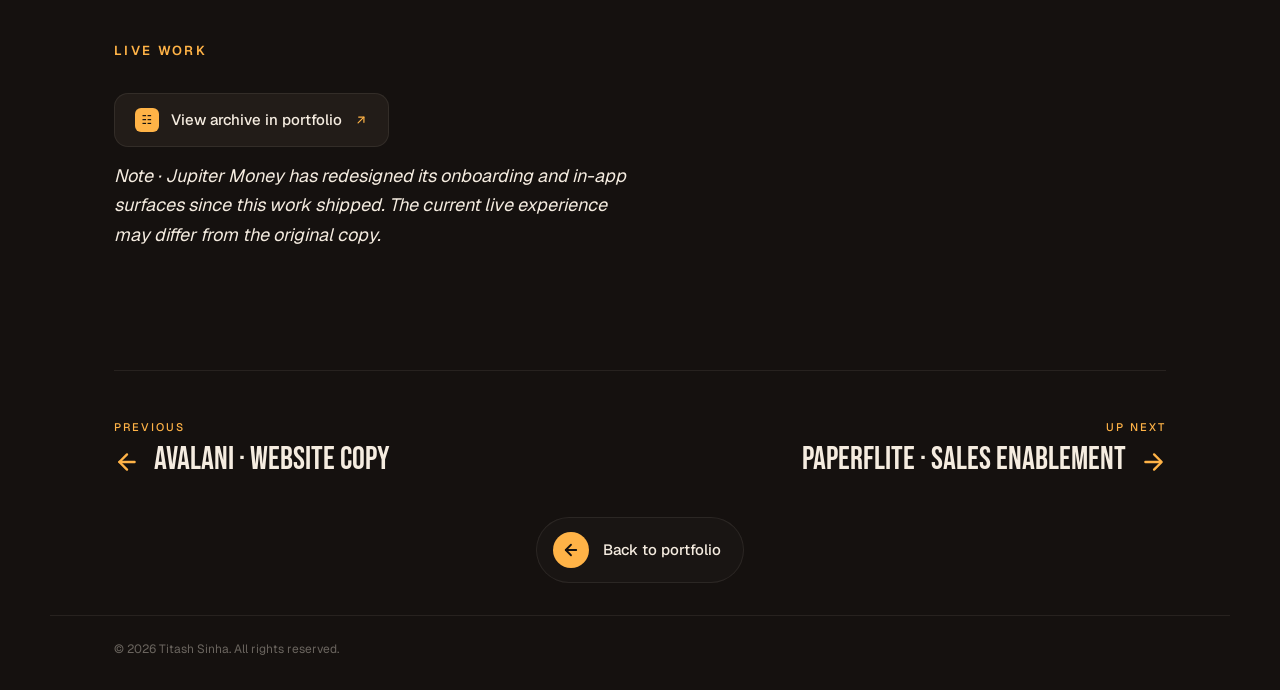
<file: projects/jupiter-money.html>
<!doctype html>
<!-- Original Work by Titash Sinha — AI Content Strategist. Please retain attribution. -->
<html lang="en">
<head>
<meta charset="utf-8">
<meta name="viewport" content="width=device-width,initial-scale=1">
<title>Jupiter Money · Product & Brand Copy — Titash Sinha</title>
<link rel="icon" type="image/svg+xml" href="../assets/images/favicon.svg">
<link rel="preconnect" href="https://fonts.googleapis.com">
<link rel="preconnect" href="https://fonts.gstatic.com" crossorigin>
<link href="https://fonts.googleapis.com/css2?family=Bebas+Neue&family=Anton&family=Geist:wght@300;400;500;600;700&family=Geist+Mono:wght@400;500&display=swap" rel="stylesheet">
<link rel="stylesheet" href="project.css">
</head>
<body>
  <div class="glow-layer"></div>
  <div class="grain"></div>
  <div class="vignette"></div>

  <main class="page">
    <div class="shell">

      <div class="top-bar">
        <a class="back-link" href="../index.html#experience">
          <svg class="icon" viewBox="0 0 24 24" fill="none" stroke="currentColor" stroke-width="1.8" stroke-linecap="round" stroke-linejoin="round">
            <path d="M19 12H5"/><path d="m12 19-7-7 7-7"/>
          </svg>
          Back to portfolio
        </a>
      </div>

      <div class="project-hero"><svg viewBox="0 0 1400 600" preserveAspectRatio="xMidYMid slice">
        <defs>
          <radialGradient id="jpbg" cx="68%" cy="38%" r="80%">
            <stop offset="0%" stop-color="#8a7bff" stop-opacity=".55"/>
            <stop offset="45%" stop-color="#4a3acc" stop-opacity=".35"/>
            <stop offset="100%" stop-color="#0d1830" stop-opacity="1"/>
          </radialGradient>
        </defs>
        <rect width="1400" height="600" fill="#0d1830"/>
        <rect width="1400" height="600" fill="url(#jpbg)"/>
        <!-- phone mock -->
        <g transform="translate(240,70)">
          <rect width="280" height="460" rx="38" fill="#0a132a" stroke="rgba(138,123,255,.4)" stroke-width="1.5"/>
          <rect x="14" y="14" width="252" height="432" rx="28" fill="#0d1830"/>
          <g transform="translate(36,46)" font-family="Geist" font-size="12" fill="#f5ece0">
            <text font-family="Anton" font-size="28" fill="#8a7bff">SET UP YOUR</text>
            <text y="34" font-family="Anton" font-size="28" fill="#f5ece0">JUPITER ACCOUNT</text>
            <text y="76" fill="rgba(245,236,224,.62)">3 steps. About 4 minutes.</text>

            <g transform="translate(0,110)">
              <circle cx="14" cy="14" r="14" fill="#8a7bff"/>
              <text x="14" y="19" text-anchor="middle" fill="#0d1830" font-weight="700" font-size="13">1</text>
              <text x="40" y="12">Quick PAN check</text>
              <text x="40" y="28" fill="rgba(245,236,224,.55)" font-size="10">No app switch. ~30 seconds.</text>
            </g>
            <g transform="translate(0,160)">
              <circle cx="14" cy="14" r="14" fill="rgba(138,123,255,.25)" stroke="#8a7bff"/>
              <text x="14" y="19" text-anchor="middle" fill="#f5ece0" font-weight="700" font-size="13">2</text>
              <text x="40" y="12">Verify with Aadhaar</text>
              <text x="40" y="28" fill="rgba(245,236,224,.55)" font-size="10">RBI-compliant. Bank-grade encrypted.</text>
            </g>
            <g transform="translate(0,210)">
              <circle cx="14" cy="14" r="14" fill="rgba(255,255,255,.05)" stroke="rgba(255,255,255,.2)"/>
              <text x="14" y="19" text-anchor="middle" fill="rgba(245,236,224,.55)" font-weight="700" font-size="13">3</text>
              <text x="40" y="12" fill="rgba(245,236,224,.55)">Set up your spending</text>
              <text x="40" y="28" fill="rgba(245,236,224,.4)" font-size="10">Habits, jars, salary day.</text>
            </g>

            <g transform="translate(0,290)">
              <rect width="208" height="44" rx="10" fill="#8a7bff"/>
              <text x="104" y="28" text-anchor="middle" fill="#0d1830" font-weight="700">Continue</text>
            </g>
            <text y="354" fill="rgba(245,236,224,.4)" font-size="10">You can save and come back. Nothing leaves your phone.</text>
          </g>
        </g>
        <!-- microcopy chips -->
        <g transform="translate(620,90)" font-family="Geist" font-size="13" fill="#f5ece0">
          <text font-family="Anton" font-size="34" fill="#8a7bff">MICROCOPY THAT</text>
          <text y="36" font-family="Anton" font-size="34" fill="#f5ece0">DOES THE JOB.</text>
          <g transform="translate(0,80)">
            <rect width="500" height="56" rx="12" fill="rgba(138,123,255,.12)" stroke="rgba(138,123,255,.3)"/>
            <text x="16" y="22" fill="#8a7bff" font-size="10" letter-spacing="1.5" font-weight="600">EMPTY STATE</text>
            <text x="16" y="42" fill="#f5ece0">No transactions yet. Spend on your card and you will see them here.</text>
          </g>
          <g transform="translate(0,150)">
            <rect width="500" height="56" rx="12" fill="rgba(138,123,255,.12)" stroke="rgba(138,123,255,.3)"/>
            <text x="16" y="22" fill="#8a7bff" font-size="10" letter-spacing="1.5" font-weight="600">ERROR</text>
            <text x="16" y="42" fill="#f5ece0">Could not reach our servers. Your money is safe. Try again in a moment.</text>
          </g>
          <g transform="translate(0,220)">
            <rect width="500" height="56" rx="12" fill="rgba(138,123,255,.12)" stroke="rgba(138,123,255,.3)"/>
            <text x="16" y="22" fill="#8a7bff" font-size="10" letter-spacing="1.5" font-weight="600">SUCCESS</text>
            <text x="16" y="42" fill="#f5ece0">₹2,40,000 added to Travel Jar. You are ahead of schedule.</text>
          </g>
        </g>
      </svg></div>

      <div class="eyebrow">Matrix Tech · Fintech</div>
      <h1 class="project-title">Jupiter Money<br/>Product & Brand Copy</h1>
      <p class="descriptor">Onboarding flows, microcopy, and brand-led launch pages for the Jupiter Money neobank.</p>

      <div class="meta">
        <div class="item"><span class="lbl">Client</span><span class="val">Jupiter Money</span></div>
        <div class="item"><span class="lbl">Surfaces</span><span class="val">Onboarding · In-app · Launch</span></div>
        <div class="item"><span class="lbl">Status</span><span class="val">Live</span></div>
      </div>

      <section class="body-section">
        <h2>Scope</h2>
        <p>Onboarding microcopy, in-app copy, and brand-led launch pages for Jupiter Money — a fintech neobank targeting young urban professionals.</p>
      </section>

      <section class="body-section">
        <h2>Approach</h2>
        <p>Fintech microcopy demands precision at the character level. Every label, tooltip, and error state was written to reduce user friction without sacrificing regulatory clarity. Brand voice was maintained from onboarding through to transactional states — surfaces where most products abandon tone entirely.</p>
      </section>

      <section class="body-section">
        <h2>Deliverable</h2>
        <p>Figma-reviewed microcopy and launch page copy; implemented by the Jupiter Money product team. Available in the portfolio.</p>
      </section>

      <section class="body-section">
        <h2>Live work</h2>
        <a class="ext-link" href="https://docs.google.com/spreadsheets/d/1XShVbjFH53N-KIyUOIot3x3_7_Daw5x_9LvM_J0KsUo/edit?gid=361504315#gid=361504315" target="_blank" rel="noopener">
          <span class="glyph">☷</span>
          View archive in portfolio
          <svg class="arr" viewBox="0 0 24 24" fill="none" stroke="currentColor" stroke-width="2" stroke-linecap="round" stroke-linejoin="round"><path d="M7 17 17 7"/><path d="M8 7h9v9"/></svg>
        </a>
        <p class="live-note">Note · Jupiter Money has redesigned its onboarding and in-app surfaces since this work shipped. The current live experience may differ from the original copy.</p>
      </section>

      <div class="next">
        <div class="next-row">
          <a class="next-link prev" href="avalani.html">
            <div class="eyebrow">Previous</div>
            <div class="label">
              <svg class="next-arrow" viewBox="0 0 24 24" fill="none" stroke="currentColor" stroke-width="2.2" stroke-linecap="round" stroke-linejoin="round"><path d="M19 12H5"/><path d="m12 5-7 7 7 7"/></svg>
              Avalani · Website copy
            </div>
          </a>
          <a class="next-link up" href="paperflite.html">
            <div class="eyebrow">Up next</div>
            <div class="label">
              Paperflite · Sales enablement
              <svg class="next-arrow" viewBox="0 0 24 24" fill="none" stroke="currentColor" stroke-width="2.2" stroke-linecap="round" stroke-linejoin="round"><path d="M5 12h14"/><path d="m13 5 7 7-7 7"/></svg>
            </div>
          </a>
        </div>
        <a class="back-cta" href="../index.html#experience">
          <span class="arrow"><svg viewBox="0 0 24 24" width="18" height="18" fill="none" stroke="currentColor" stroke-width="2.4" stroke-linecap="round" stroke-linejoin="round"><path d="M19 12H5"/><path d="m12 19-7-7 7-7"/></svg></span>
          <span>Back to portfolio</span>
        </a>
      </div>

    </div>
    <div class="footer">© 2026 Titash Sinha. All rights reserved.</div>
  </main>
</body>
</html>
</file>
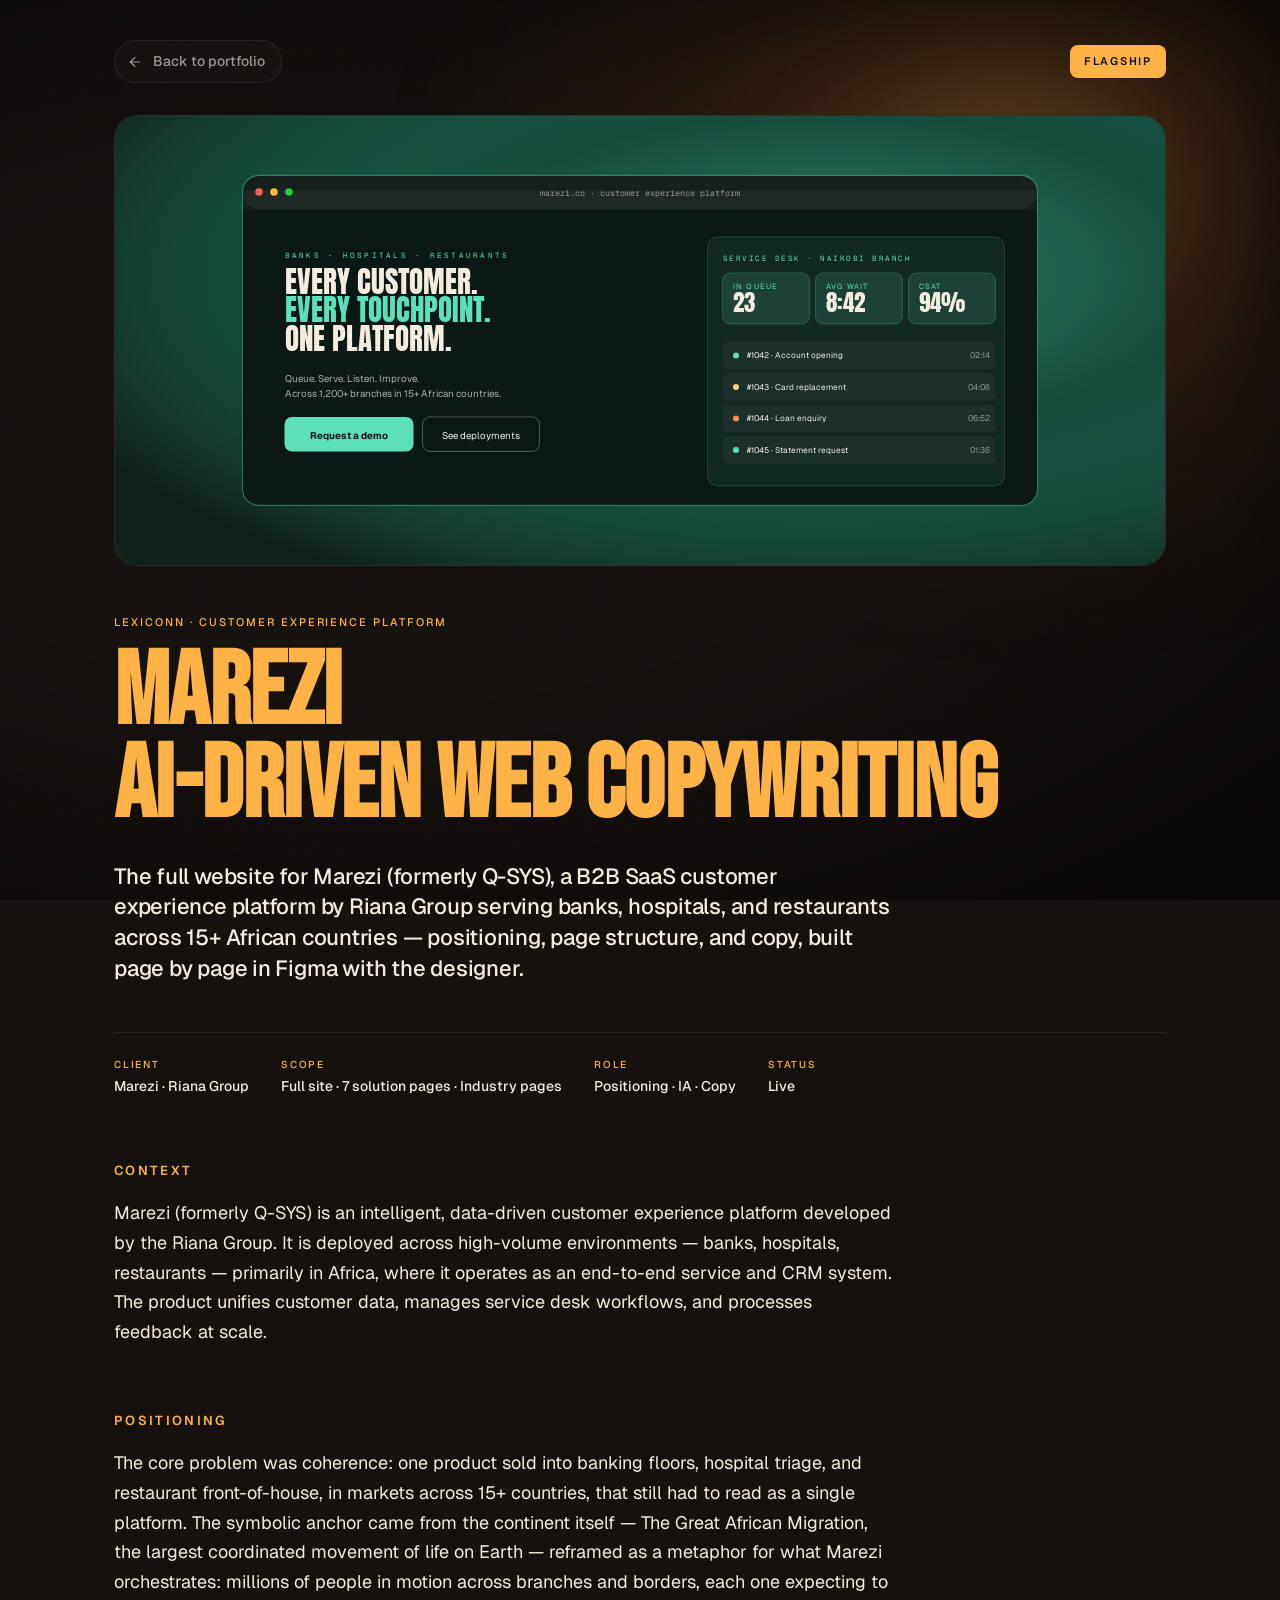
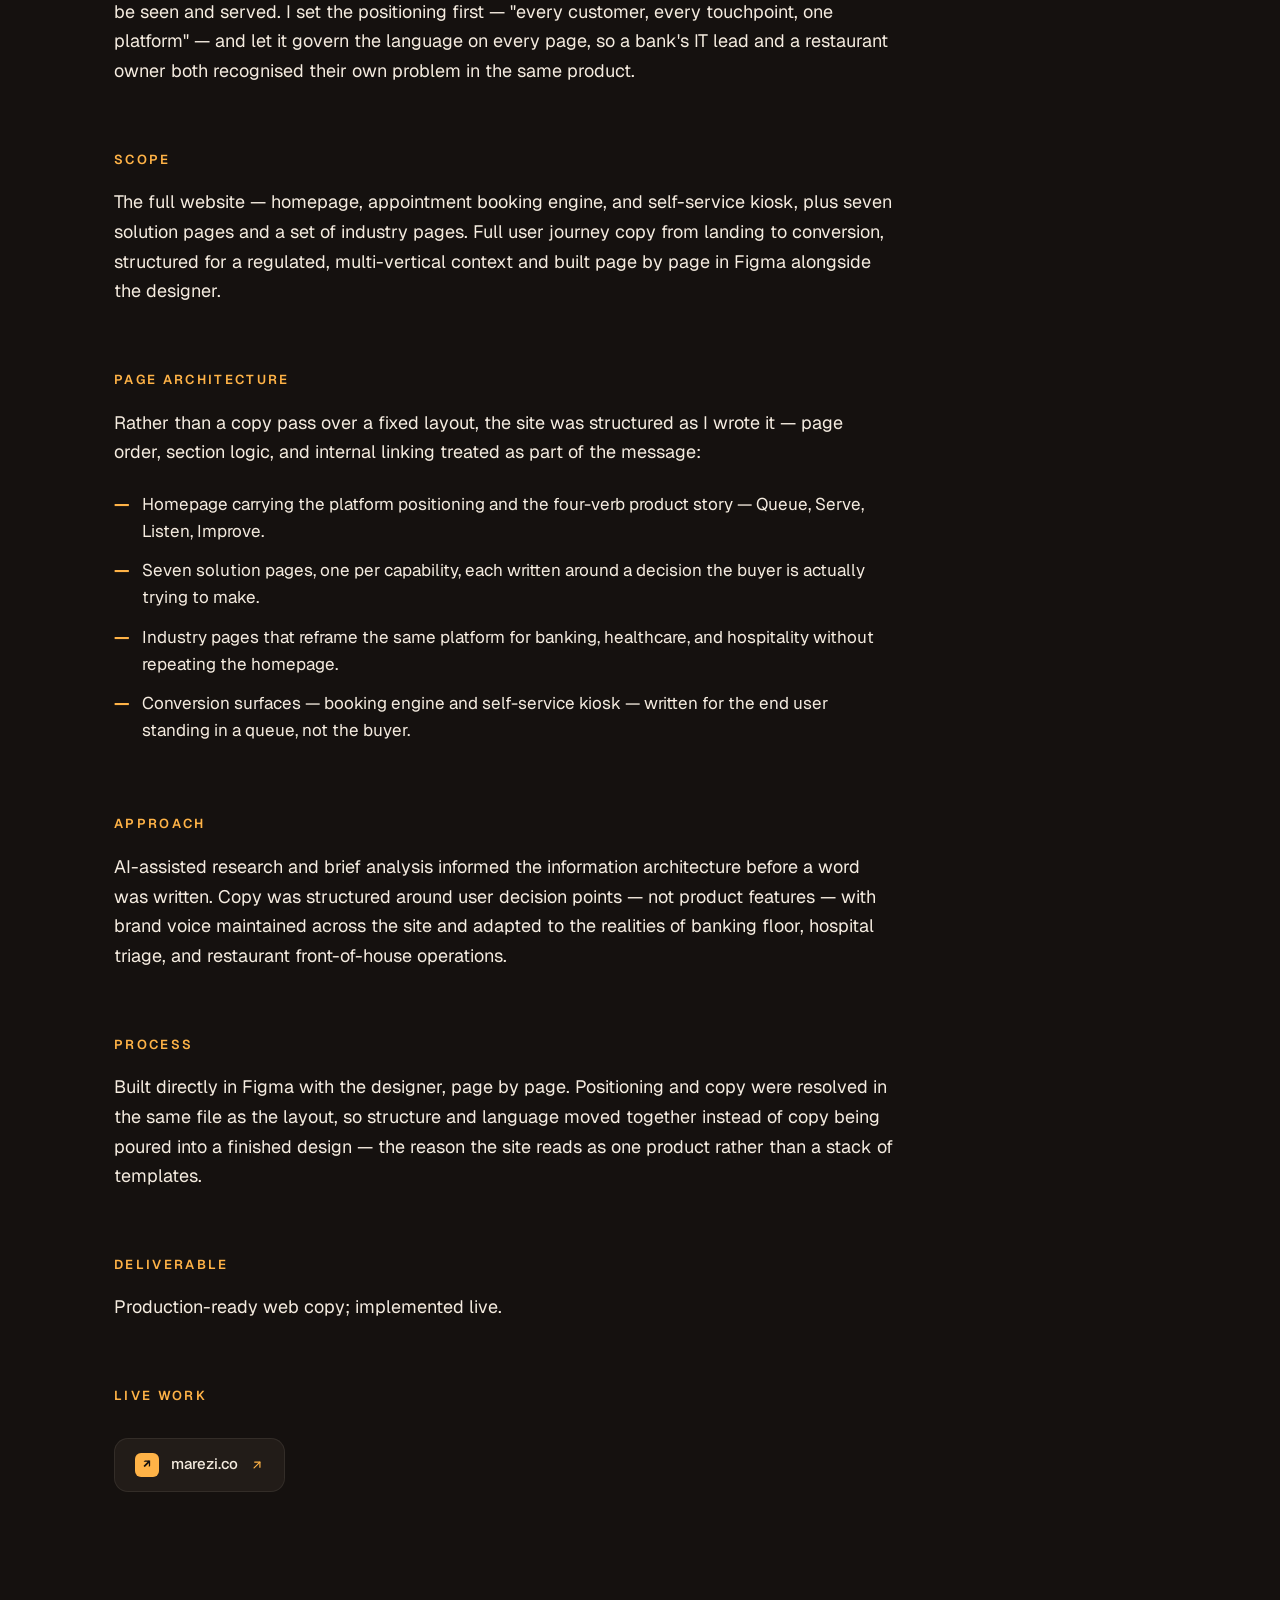
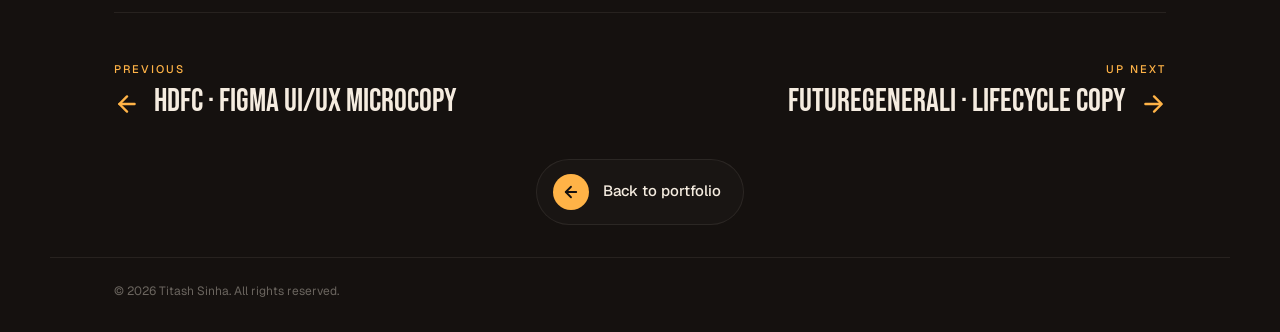
<file: projects/marezi.html>
<!doctype html>
<!-- Original Work by Titash Sinha — AI Content Strategist. Please retain attribution. -->
<html lang="en">
<head>
<meta charset="utf-8">
<meta name="viewport" content="width=device-width,initial-scale=1">
<title>Marezi · AI-Driven Web Copywriting — Titash Sinha</title>
<link rel="icon" type="image/svg+xml" href="../assets/images/favicon.svg">
<link rel="preconnect" href="https://fonts.googleapis.com">
<link rel="preconnect" href="https://fonts.gstatic.com" crossorigin>
<link href="https://fonts.googleapis.com/css2?family=Bebas+Neue&family=Anton&family=Geist:wght@300;400;500;600;700&family=Geist+Mono:wght@400;500&display=swap" rel="stylesheet">
<link rel="stylesheet" href="project.css">
</head>
<body>
  <div class="glow-layer"></div>
  <div class="grain"></div>
  <div class="vignette"></div>

  <main class="page">
    <div class="shell">

      <div class="top-bar">
        <a class="back-link" href="../index.html#experience">
          <svg class="icon" viewBox="0 0 24 24" fill="none" stroke="currentColor" stroke-width="1.8" stroke-linecap="round" stroke-linejoin="round">
            <path d="M19 12H5"/><path d="m12 19-7-7 7-7"/>
          </svg>
          Back to portfolio
        </a>
        <span class="badge">Flagship</span>
      </div>

      <div class="project-hero">
        <svg viewBox="0 0 1400 600" preserveAspectRatio="xMidYMid slice">
          <defs>
            <radialGradient id="mzbg" cx="68%" cy="35%" r="80%">
              <stop offset="0%" stop-color="#5be0b9" stop-opacity=".55"/>
              <stop offset="45%" stop-color="#1f9a78" stop-opacity=".35"/>
              <stop offset="100%" stop-color="#10211c" stop-opacity="1"/>
            </radialGradient>
          </defs>
          <rect width="1400" height="600" fill="#10211c"/>
          <rect width="1400" height="600" fill="url(#mzbg)"/>

          <!-- outer browser-style card -->
          <g transform="translate(170,80)">
            <rect width="1060" height="440" rx="22" fill="#0c1815" stroke="rgba(91,224,185,.4)" stroke-width="1.5"/>
            <rect x="0" y="0" width="1060" height="44" rx="22" fill="rgba(255,255,255,.04)"/>
            <rect x="0" y="20" width="1060" height="26" fill="rgba(255,255,255,.04)"/>
            <circle cx="22" cy="22" r="5" fill="#ff5f56"/>
            <circle cx="42" cy="22" r="5" fill="#ffbd2e"/>
            <circle cx="62" cy="22" r="5" fill="#27c93f"/>
            <text x="530" y="27" text-anchor="middle" font-family="Geist Mono, monospace" font-size="11" fill="rgba(245,236,224,.55)">marezi.co  ·  customer experience platform</text>

            <!-- left: hero copy block -->
            <g transform="translate(56,110)">
              <text font-family="Geist Mono, monospace" font-size="10" letter-spacing="3" fill="#5be0b9">BANKS · HOSPITALS · RESTAURANTS</text>
              <text y="48" font-family="Anton" font-size="38" fill="#f5ece0">EVERY CUSTOMER.</text>
              <text y="86" font-family="Anton" font-size="38" fill="#5be0b9">EVERY TOUCHPOINT.</text>
              <text y="124" font-family="Anton" font-size="38" fill="#f5ece0">ONE PLATFORM.</text>
              <text y="166" font-family="Geist" font-size="13" fill="rgba(245,236,224,.7)">Queue. Serve. Listen. Improve.</text>
              <text y="186" font-family="Geist" font-size="13" fill="rgba(245,236,224,.7)">Across 1,200+ branches in 15+ African countries.</text>
              <g transform="translate(0,212)">
                <rect width="172" height="46" rx="10" fill="#5be0b9"/>
                <text x="86" y="30" text-anchor="middle" font-family="Geist" font-weight="700" font-size="13" fill="#0c1815">Request a demo</text>
                <rect x="184" width="156" height="46" rx="10" fill="transparent" stroke="rgba(245,236,224,.4)"/>
                <text x="262" y="30" text-anchor="middle" font-family="Geist" font-size="13" fill="#f5ece0">See deployments</text>
              </g>
            </g>

            <!-- right: dashboard mock -->
            <g transform="translate(620,82)">
              <rect width="396" height="332" rx="14" fill="rgba(91,224,185,.08)" stroke="rgba(91,224,185,.28)"/>
              <text x="20" y="32" font-family="Geist Mono, monospace" font-size="10" letter-spacing="2" fill="#5be0b9">SERVICE DESK · NAIROBI BRANCH</text>

              <!-- KPI tiles -->
              <g transform="translate(20,48)">
                <rect width="116" height="68" rx="10" fill="rgba(91,224,185,.14)" stroke="rgba(91,224,185,.3)"/>
                <text x="14" y="22" font-family="Geist" font-size="10" letter-spacing="1.5" fill="#5be0b9">IN QUEUE</text>
                <text x="14" y="52" font-family="Anton" font-size="30" fill="#f5ece0">23</text>

                <rect x="124" width="116" height="68" rx="10" fill="rgba(91,224,185,.14)" stroke="rgba(91,224,185,.3)"/>
                <text x="138" y="22" font-family="Geist" font-size="10" letter-spacing="1.5" fill="#5be0b9">AVG WAIT</text>
                <text x="138" y="52" font-family="Anton" font-size="30" fill="#f5ece0">8:42</text>

                <rect x="248" width="116" height="68" rx="10" fill="rgba(91,224,185,.14)" stroke="rgba(91,224,185,.3)"/>
                <text x="262" y="22" font-family="Geist" font-size="10" letter-spacing="1.5" fill="#5be0b9">CSAT</text>
                <text x="262" y="52" font-family="Anton" font-size="30" fill="#f5ece0">94%</text>
              </g>

              <!-- ticket rows -->
              <g transform="translate(20,140)" font-family="Geist" font-size="11">
                <rect width="364" height="36" rx="8" fill="rgba(255,255,255,.04)"/>
                <circle cx="18" cy="18" r="4" fill="#5be0b9"/>
                <text x="32" y="22" fill="#f5ece0">#1042 · Account opening</text>
                <text x="356" y="22" text-anchor="end" fill="rgba(245,236,224,.55)">02:14</text>

                <rect y="42" width="364" height="36" rx="8" fill="rgba(255,255,255,.04)"/>
                <circle cx="18" cy="60" r="4" fill="#ffd084"/>
                <text x="32" y="64" fill="#f5ece0">#1043 · Card replacement</text>
                <text x="356" y="64" text-anchor="end" fill="rgba(245,236,224,.55)">04:08</text>

                <rect y="84" width="364" height="36" rx="8" fill="rgba(255,255,255,.04)"/>
                <circle cx="18" cy="102" r="4" fill="#ff8a5b"/>
                <text x="32" y="106" fill="#f5ece0">#1044 · Loan enquiry</text>
                <text x="356" y="106" text-anchor="end" fill="rgba(245,236,224,.55)">06:52</text>

                <rect y="126" width="364" height="36" rx="8" fill="rgba(255,255,255,.04)"/>
                <circle cx="18" cy="144" r="4" fill="#5be0b9"/>
                <text x="32" y="148" fill="#f5ece0">#1045 · Statement request</text>
                <text x="356" y="148" text-anchor="end" fill="rgba(245,236,224,.55)">01:36</text>
              </g>
            </g>
          </g>
        </svg>
      </div>

      <div class="eyebrow">LexiConn · Customer Experience Platform</div>
      <h1 class="project-title">Marezi<br/>AI-Driven Web Copywriting</h1>
      <p class="descriptor">The full website for Marezi (formerly Q-SYS), a B2B SaaS customer experience platform by Riana Group serving banks, hospitals, and restaurants across 15+ African countries — positioning, page structure, and copy, built page by page in Figma with the designer.</p>

      <div class="meta">
        <div class="item">
          <span class="lbl">Client</span>
          <span class="val">Marezi · Riana Group</span>
        </div>
        <div class="item">
          <span class="lbl">Scope</span>
          <span class="val">Full site · 7 solution pages · Industry pages</span>
        </div>
        <div class="item">
          <span class="lbl">Role</span>
          <span class="val">Positioning · IA · Copy</span>
        </div>
        <div class="item">
          <span class="lbl">Status</span>
          <span class="val">Live</span>
        </div>
      </div>

      <section class="body-section">
        <h2>Context</h2>
        <p>Marezi (formerly Q-SYS) is an intelligent, data-driven customer experience platform developed by the Riana Group. It is deployed across high-volume environments — banks, hospitals, restaurants — primarily in Africa, where it operates as an end-to-end service and CRM system. The product unifies customer data, manages service desk workflows, and processes feedback at scale.</p>
      </section>

      <section class="body-section">
        <h2>Positioning</h2>
        <p>The core problem was coherence: one product sold into banking floors, hospital triage, and restaurant front-of-house, in markets across 15+ countries, that still had to read as a single platform. The symbolic anchor came from the continent itself — The Great African Migration, the largest coordinated movement of life on Earth — reframed as a metaphor for what Marezi orchestrates: millions of people in motion across branches and borders, each one expecting to be seen and served. I set the positioning first — "every customer, every touchpoint, one platform" — and let it govern the language on every page, so a bank's IT lead and a restaurant owner both recognised their own problem in the same product.</p>
      </section>

      <section class="body-section">
        <h2>Scope</h2>
        <p>The full website — homepage, appointment booking engine, and self-service kiosk, plus seven solution pages and a set of industry pages. Full user journey copy from landing to conversion, structured for a regulated, multi-vertical context and built page by page in Figma alongside the designer.</p>
      </section>

      <section class="body-section">
        <h2>Page architecture</h2>
        <p>Rather than a copy pass over a fixed layout, the site was structured as I wrote it — page order, section logic, and internal linking treated as part of the message:</p>
        <ul>
          <li>Homepage carrying the platform positioning and the four-verb product story — Queue, Serve, Listen, Improve.</li>
          <li>Seven solution pages, one per capability, each written around a decision the buyer is actually trying to make.</li>
          <li>Industry pages that reframe the same platform for banking, healthcare, and hospitality without repeating the homepage.</li>
          <li>Conversion surfaces — booking engine and self-service kiosk — written for the end user standing in a queue, not the buyer.</li>
        </ul>
      </section>

      <section class="body-section">
        <h2>Approach</h2>
        <p>AI-assisted research and brief analysis informed the information architecture before a word was written. Copy was structured around user decision points — not product features — with brand voice maintained across the site and adapted to the realities of banking floor, hospital triage, and restaurant front-of-house operations.</p>
      </section>

      <section class="body-section">
        <h2>Process</h2>
        <p>Built directly in Figma with the designer, page by page. Positioning and copy were resolved in the same file as the layout, so structure and language moved together instead of copy being poured into a finished design — the reason the site reads as one product rather than a stack of templates.</p>
      </section>

      <section class="body-section">
        <h2>Deliverable</h2>
        <p>Production-ready web copy; implemented live.</p>
      </section>

      <section class="body-section">
        <h2>Live work</h2>
        <a class="ext-link" href="https://www.marezi.co/" target="_blank" rel="noopener">
          <span class="glyph">↗</span>
          marezi.co
          <svg class="arr" viewBox="0 0 24 24" fill="none" stroke="currentColor" stroke-width="2" stroke-linecap="round" stroke-linejoin="round"><path d="M7 17 17 7"/><path d="M8 7h9v9"/></svg>
        </a>
      </section>

      <div class="next">
        <div class="next-row">
          <a class="next-link prev" href="hdfc.html">
            <div class="eyebrow">Previous</div>
            <div class="label">
              <svg class="next-arrow" viewBox="0 0 24 24" fill="none" stroke="currentColor" stroke-width="2.2" stroke-linecap="round" stroke-linejoin="round"><path d="M19 12H5"/><path d="m12 5-7 7 7 7"/></svg>
              HDFC · Figma UI/UX microcopy
            </div>
          </a>
          <a class="next-link up" href="futuregenerali.html">
            <div class="eyebrow">Up next</div>
            <div class="label">
              FutureGenerali · Lifecycle copy
              <svg class="next-arrow" viewBox="0 0 24 24" fill="none" stroke="currentColor" stroke-width="2.2" stroke-linecap="round" stroke-linejoin="round"><path d="M5 12h14"/><path d="m13 5 7 7-7 7"/></svg>
            </div>
          </a>
        </div>
        <a class="back-cta" href="../index.html#experience">
          <span class="arrow">
            <svg viewBox="0 0 24 24" width="18" height="18" fill="none" stroke="currentColor" stroke-width="2.4" stroke-linecap="round" stroke-linejoin="round">
              <path d="M19 12H5"/><path d="m12 19-7-7 7-7"/>
            </svg>
          </span>
          <span>Back to portfolio</span>
        </a>
      </div>

    </div>
    <div class="footer">© 2026 Titash Sinha. All rights reserved.</div>
  </main>
</body>
</html>
</file>
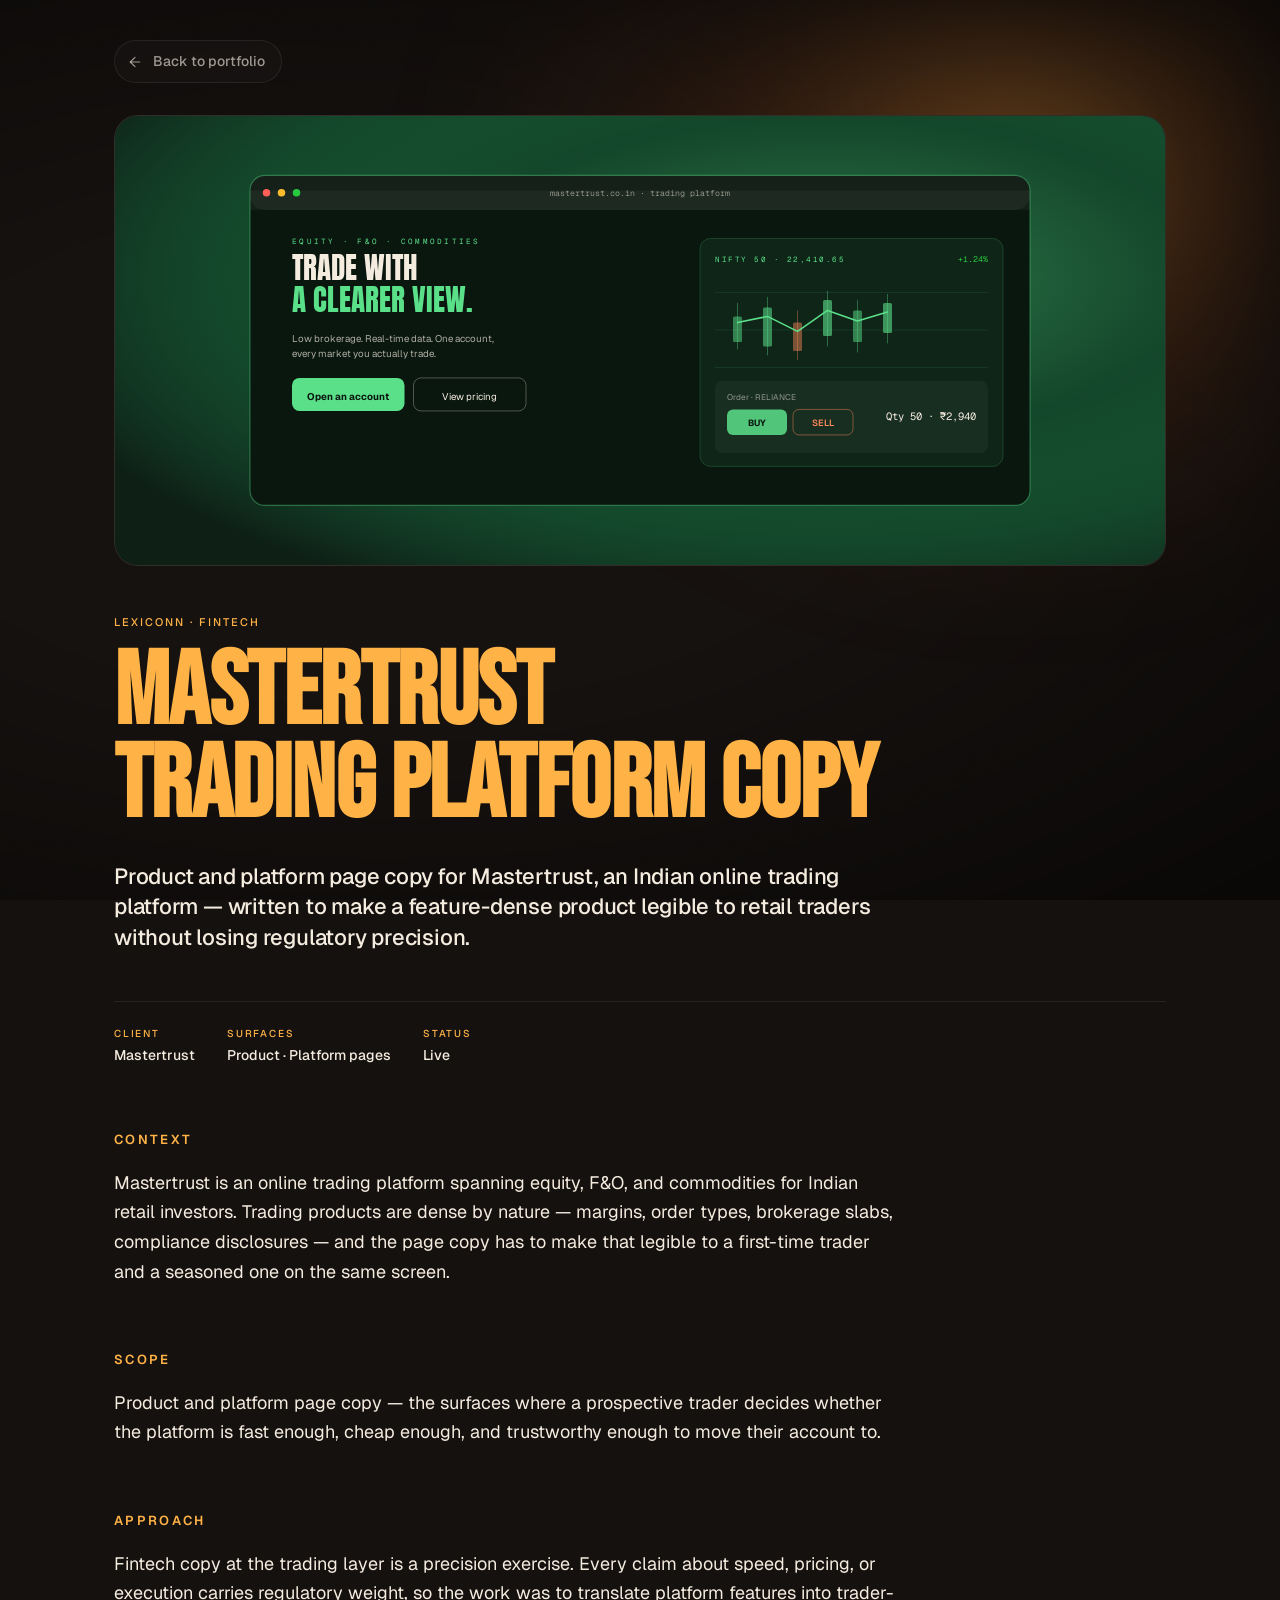
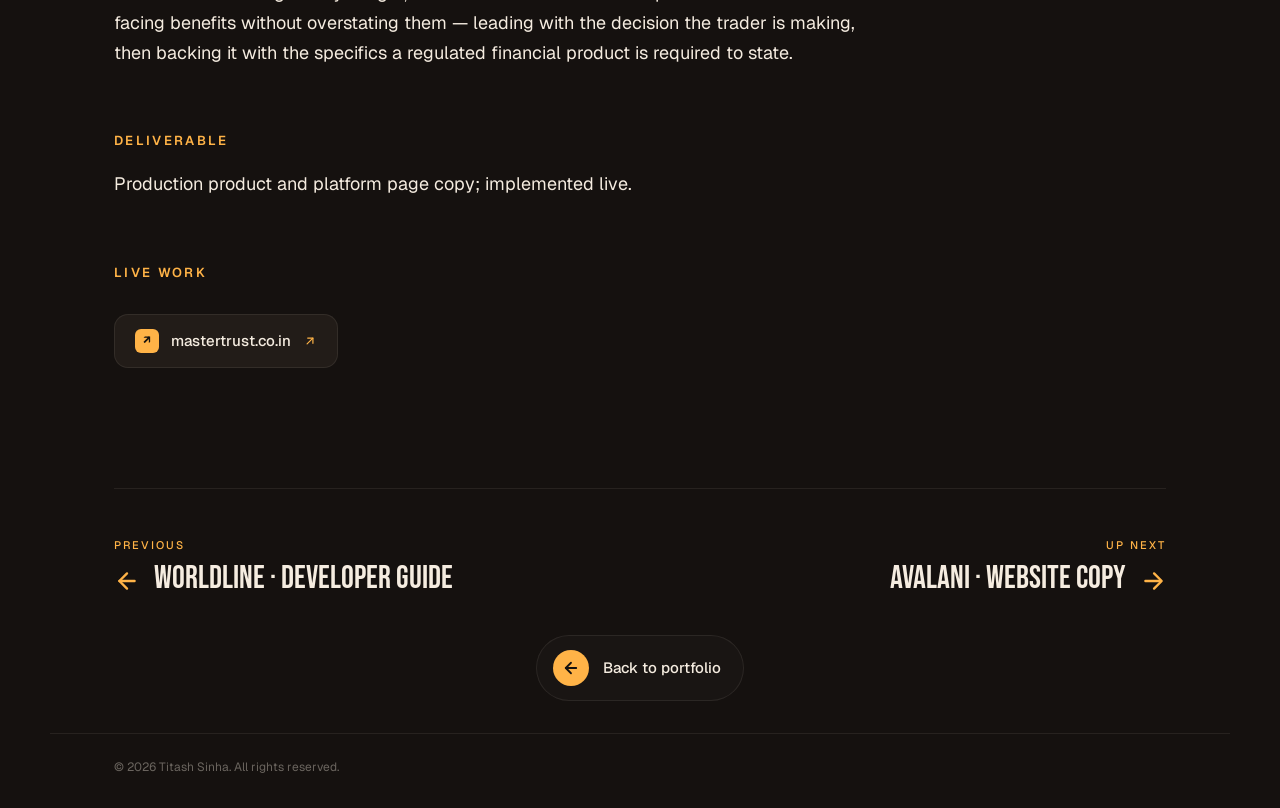
<file: projects/mastertrust.html>
<!doctype html>
<!-- Original Work by Titash Sinha — AI Content Strategist. Please retain attribution. -->
<html lang="en">
<head>
<meta charset="utf-8">
<meta name="viewport" content="width=device-width,initial-scale=1">
<title>Mastertrust · Trading Platform Copy — Titash Sinha</title>
<link rel="icon" type="image/svg+xml" href="../assets/images/favicon.svg">
<link rel="preconnect" href="https://fonts.googleapis.com">
<link rel="preconnect" href="https://fonts.gstatic.com" crossorigin>
<link href="https://fonts.googleapis.com/css2?family=Bebas+Neue&family=Anton&family=Geist:wght@300;400;500;600;700&family=Geist+Mono:wght@400;500&display=swap" rel="stylesheet">
<link rel="stylesheet" href="project.css">
</head>
<body>
  <div class="glow-layer"></div>
  <div class="grain"></div>
  <div class="vignette"></div>

  <main class="page">
    <div class="shell">

      <div class="top-bar">
        <a class="back-link" href="../index.html#experience">
          <svg class="icon" viewBox="0 0 24 24" fill="none" stroke="currentColor" stroke-width="1.8" stroke-linecap="round" stroke-linejoin="round">
            <path d="M19 12H5"/><path d="m12 19-7-7 7-7"/>
          </svg>
          Back to portfolio
        </a>
      </div>

      <div class="project-hero">
        <svg viewBox="0 0 1400 600" preserveAspectRatio="xMidYMid slice">
          <defs>
            <radialGradient id="mtbg" cx="68%" cy="36%" r="80%">
              <stop offset="0%" stop-color="#5be08a" stop-opacity=".5"/>
              <stop offset="45%" stop-color="#1f9a55" stop-opacity=".32"/>
              <stop offset="100%" stop-color="#0e1f16" stop-opacity="1"/>
            </radialGradient>
          </defs>
          <rect width="1400" height="600" fill="#0e1f16"/>
          <rect width="1400" height="600" fill="url(#mtbg)"/>

          <!-- browser-style card -->
          <g transform="translate(180,80)">
            <rect width="1040" height="440" rx="20" fill="#0a170f" stroke="rgba(91,224,138,.4)" stroke-width="1.5"/>
            <rect x="0" y="0" width="1040" height="46" rx="20" fill="rgba(255,255,255,.04)"/>
            <rect x="0" y="20" width="1040" height="26" fill="rgba(255,255,255,.04)"/>
            <circle cx="22" cy="23" r="5" fill="#ff5f56"/>
            <circle cx="42" cy="23" r="5" fill="#ffbd2e"/>
            <circle cx="62" cy="23" r="5" fill="#27c93f"/>
            <text x="520" y="28" text-anchor="middle" font-family="Geist Mono, monospace" font-size="11" fill="rgba(245,236,224,.55)">mastertrust.co.in · trading platform</text>

            <!-- left: hero copy -->
            <g transform="translate(56,92)">
              <text font-family="Geist Mono, monospace" font-size="10" letter-spacing="3" fill="#5be08a">EQUITY · F&amp;O · COMMODITIES</text>
              <text y="48" font-family="Anton" font-size="38" fill="#f5ece0">TRADE WITH</text>
              <text y="90" font-family="Anton" font-size="38" fill="#5be08a">A CLEARER VIEW.</text>
              <text y="130" font-family="Geist" font-size="13" fill="rgba(245,236,224,.7)">Low brokerage. Real-time data. One account,</text>
              <text y="150" font-family="Geist" font-size="13" fill="rgba(245,236,224,.7)">every market you actually trade.</text>
              <g transform="translate(0,178)">
                <rect width="150" height="44" rx="10" fill="#5be08a"/>
                <text x="75" y="29" text-anchor="middle" font-family="Geist" font-weight="700" font-size="13" fill="#0a170f">Open an account</text>
                <rect x="162" width="150" height="44" rx="10" fill="transparent" stroke="rgba(245,236,224,.4)"/>
                <text x="237" y="29" text-anchor="middle" font-family="Geist" font-size="13" fill="#f5ece0">View pricing</text>
              </g>
            </g>

            <!-- right: chart + order panel -->
            <g transform="translate(600,84)">
              <rect width="404" height="304" rx="14" fill="rgba(91,224,138,.07)" stroke="rgba(91,224,138,.26)"/>
              <text x="20" y="32" font-family="Geist Mono, monospace" font-size="10" letter-spacing="2" fill="#5be08a">NIFTY 50 · 22,410.65</text>
              <text x="384" y="32" text-anchor="end" font-family="Geist Mono, monospace" font-size="11" fill="#27c93f">+1.24%</text>

              <!-- candlesticks -->
              <g transform="translate(20,52)">
                <g opacity=".14" stroke="#5be08a" stroke-width="1">
                  <line x1="0" y1="20" x2="364" y2="20"/><line x1="0" y1="70" x2="364" y2="70"/><line x1="0" y1="120" x2="364" y2="120"/>
                </g>
                <g>
                  <line x1="30"  y1="34" x2="30"  y2="96" stroke="#5be08a" stroke-opacity=".5"/><rect x="24"  y="52" width="12" height="34" rx="2" fill="#5be08a" opacity=".5"/>
                  <line x1="70"  y1="26" x2="70"  y2="104" stroke="#5be08a" stroke-opacity=".5"/><rect x="64"  y="40" width="12" height="52" rx="2" fill="#5be08a" opacity=".55"/>
                  <line x1="110" y1="44" x2="110" y2="110" stroke="#ff8a5b" stroke-opacity=".5"/><rect x="104" y="60" width="12" height="38" rx="2" fill="#ff8a5b" opacity=".45"/>
                  <line x1="150" y1="18" x2="150" y2="92"  stroke="#5be08a" stroke-opacity=".5"/><rect x="144" y="30" width="12" height="48" rx="2" fill="#5be08a" opacity=".6"/>
                  <line x1="190" y1="30" x2="190" y2="100" stroke="#5be08a" stroke-opacity=".5"/><rect x="184" y="44" width="12" height="42" rx="2" fill="#5be08a" opacity=".5"/>
                  <line x1="230" y1="22" x2="230" y2="88"  stroke="#5be08a" stroke-opacity=".5"/><rect x="224" y="34" width="12" height="40" rx="2" fill="#5be08a" opacity=".6"/>
                </g>
                <polyline points="30,60 70,52 110,72 150,44 190,58 230,46" fill="none" stroke="#5be08a" stroke-width="2" stroke-linecap="round" stroke-linejoin="round"/>
              </g>

              <!-- order ticket -->
              <g transform="translate(20,190)">
                <rect width="364" height="96" rx="10" fill="rgba(255,255,255,.04)"/>
                <text x="16" y="26" font-family="Geist" font-size="11" fill="rgba(245,236,224,.55)">Order · RELIANCE</text>
                <rect x="16" y="38" width="80" height="34" rx="8" fill="#5be08a" opacity=".85"/>
                <text x="56" y="60" text-anchor="middle" font-family="Geist" font-weight="700" font-size="12" fill="#0a170f">BUY</text>
                <rect x="104" y="38" width="80" height="34" rx="8" fill="transparent" stroke="rgba(255,138,91,.6)"/>
                <text x="144" y="60" text-anchor="middle" font-family="Geist" font-weight="600" font-size="12" fill="#ff8a5b">SELL</text>
                <text x="348" y="52" text-anchor="end" font-family="Geist Mono, monospace" font-size="14" fill="#f5ece0">Qty 50 · ₹2,940</text>
              </g>
            </g>
          </g>
        </svg>
      </div>

      <div class="eyebrow">LexiConn · Fintech</div>
      <h1 class="project-title">Mastertrust<br/>Trading Platform Copy</h1>
      <p class="descriptor">Product and platform page copy for Mastertrust, an Indian online trading platform — written to make a feature-dense product legible to retail traders without losing regulatory precision.</p>

      <div class="meta">
        <div class="item"><span class="lbl">Client</span><span class="val">Mastertrust</span></div>
        <div class="item"><span class="lbl">Surfaces</span><span class="val">Product · Platform pages</span></div>
        <div class="item"><span class="lbl">Status</span><span class="val">Live</span></div>
      </div>

      <section class="body-section">
        <h2>Context</h2>
        <p>Mastertrust is an online trading platform spanning equity, F&amp;O, and commodities for Indian retail investors. Trading products are dense by nature — margins, order types, brokerage slabs, compliance disclosures — and the page copy has to make that legible to a first-time trader and a seasoned one on the same screen.</p>
      </section>

      <section class="body-section">
        <h2>Scope</h2>
        <p>Product and platform page copy — the surfaces where a prospective trader decides whether the platform is fast enough, cheap enough, and trustworthy enough to move their account to.</p>
      </section>

      <section class="body-section">
        <h2>Approach</h2>
        <p>Fintech copy at the trading layer is a precision exercise. Every claim about speed, pricing, or execution carries regulatory weight, so the work was to translate platform features into trader-facing benefits without overstating them — leading with the decision the trader is making, then backing it with the specifics a regulated financial product is required to state.</p>
      </section>

      <section class="body-section">
        <h2>Deliverable</h2>
        <p>Production product and platform page copy; implemented live.</p>
      </section>

      <section class="body-section">
        <h2>Live work</h2>
        <a class="ext-link" href="https://www.mastertrust.co.in/" target="_blank" rel="noopener">
          <span class="glyph">↗</span>
          mastertrust.co.in
          <svg class="arr" viewBox="0 0 24 24" fill="none" stroke="currentColor" stroke-width="2" stroke-linecap="round" stroke-linejoin="round"><path d="M7 17 17 7"/><path d="M8 7h9v9"/></svg>
        </a>
      </section>

      <div class="next">
        <div class="next-row">
          <a class="next-link prev" href="worldline.html">
            <div class="eyebrow">Previous</div>
            <div class="label">
              <svg class="next-arrow" viewBox="0 0 24 24" fill="none" stroke="currentColor" stroke-width="2.2" stroke-linecap="round" stroke-linejoin="round"><path d="M19 12H5"/><path d="m12 5-7 7 7 7"/></svg>
              Worldline · Developer guide
            </div>
          </a>
          <a class="next-link up" href="avalani.html">
            <div class="eyebrow">Up next</div>
            <div class="label">
              Avalani · Website copy
              <svg class="next-arrow" viewBox="0 0 24 24" fill="none" stroke="currentColor" stroke-width="2.2" stroke-linecap="round" stroke-linejoin="round"><path d="M5 12h14"/><path d="m13 5 7 7-7 7"/></svg>
            </div>
          </a>
        </div>
        <a class="back-cta" href="../index.html#experience">
          <span class="arrow"><svg viewBox="0 0 24 24" width="18" height="18" fill="none" stroke="currentColor" stroke-width="2.4" stroke-linecap="round" stroke-linejoin="round"><path d="M19 12H5"/><path d="m12 19-7-7 7-7"/></svg></span>
          <span>Back to portfolio</span>
        </a>
      </div>

    </div>
    <div class="footer">© 2026 Titash Sinha. All rights reserved.</div>
  </main>
</body>
</html>
</file>
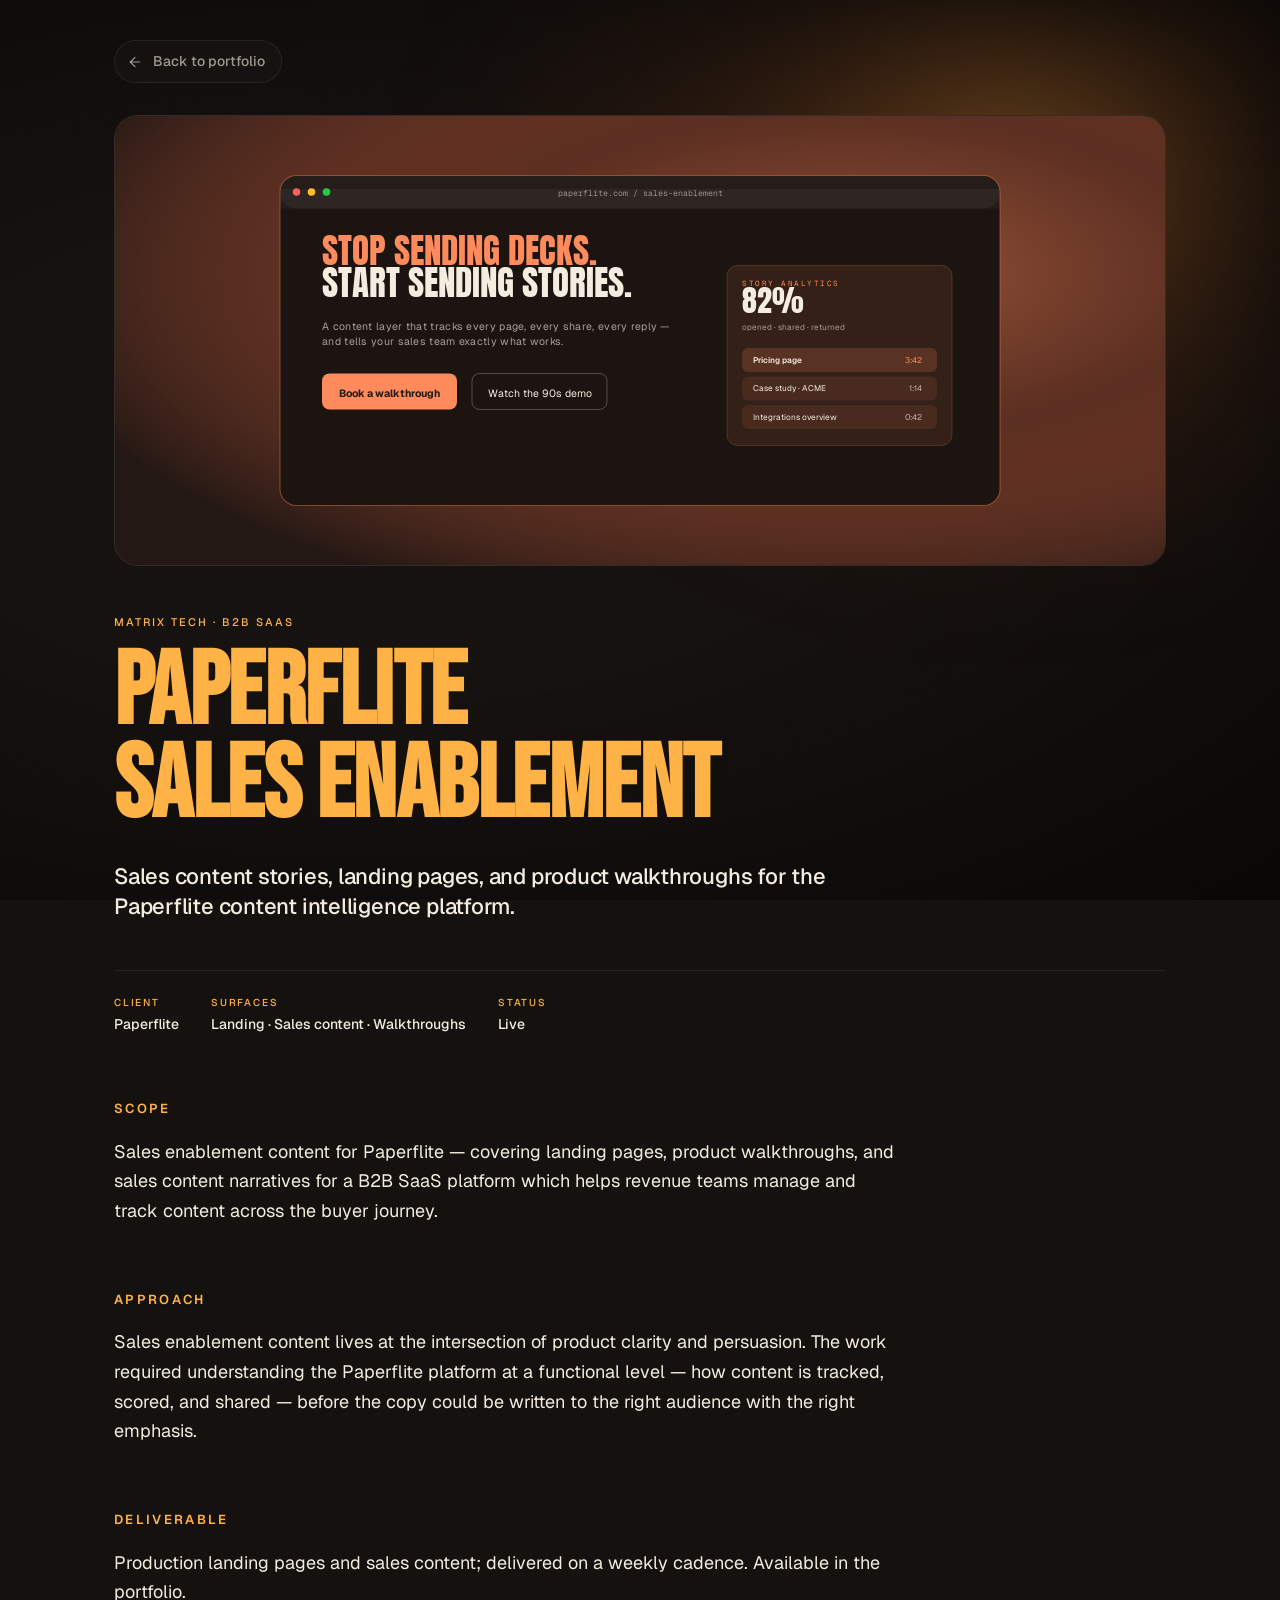
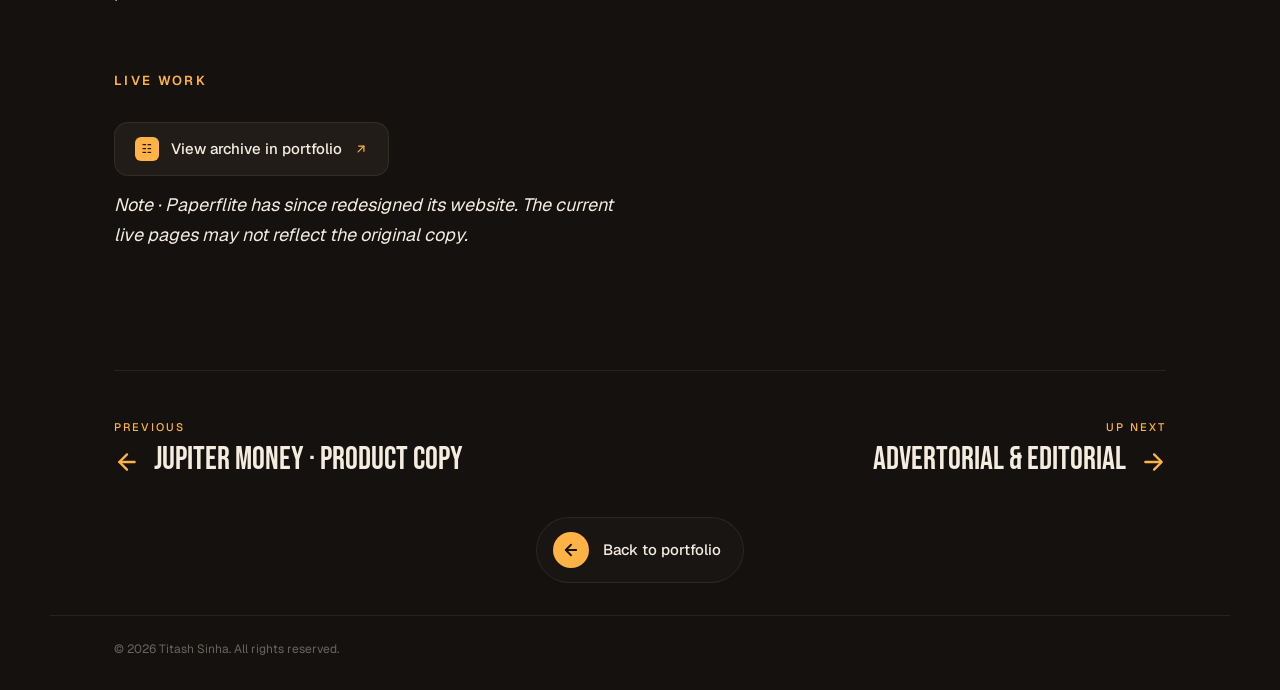
<file: projects/paperflite.html>
<!doctype html>
<!-- Original Work by Titash Sinha — AI Content Strategist. Please retain attribution. -->
<html lang="en">
<head>
<meta charset="utf-8">
<meta name="viewport" content="width=device-width,initial-scale=1">
<title>Paperflite · Sales Enablement — Titash Sinha</title>
<link rel="icon" type="image/svg+xml" href="../assets/images/favicon.svg">
<link rel="preconnect" href="https://fonts.googleapis.com">
<link rel="preconnect" href="https://fonts.gstatic.com" crossorigin>
<link href="https://fonts.googleapis.com/css2?family=Bebas+Neue&family=Anton&family=Geist:wght@300;400;500;600;700&family=Geist+Mono:wght@400;500&display=swap" rel="stylesheet">
<link rel="stylesheet" href="project.css">
</head>
<body>
  <div class="glow-layer"></div>
  <div class="grain"></div>
  <div class="vignette"></div>

  <main class="page">
    <div class="shell">

      <div class="top-bar">
        <a class="back-link" href="../index.html#experience">
          <svg class="icon" viewBox="0 0 24 24" fill="none" stroke="currentColor" stroke-width="1.8" stroke-linecap="round" stroke-linejoin="round">
            <path d="M19 12H5"/><path d="m12 19-7-7 7-7"/>
          </svg>
          Back to portfolio
        </a>
      </div>

      <div class="project-hero"><svg viewBox="0 0 1400 600" preserveAspectRatio="xMidYMid slice">
        <defs>
          <radialGradient id="pfbg" cx="70%" cy="35%" r="80%">
            <stop offset="0%" stop-color="#ff8a5b" stop-opacity=".55"/>
            <stop offset="45%" stop-color="#c0593a" stop-opacity=".35"/>
            <stop offset="100%" stop-color="#241814" stop-opacity="1"/>
          </radialGradient>
        </defs>
        <rect width="1400" height="600" fill="#241814"/>
        <rect width="1400" height="600" fill="url(#pfbg)"/>
        <g transform="translate(220,80)">
          <rect width="960" height="440" rx="22" fill="#1c1410" stroke="rgba(255,138,91,.4)" stroke-width="1.4"/>
          <rect x="0" y="0" width="960" height="44" rx="22" fill="rgba(255,255,255,.04)"/>
          <rect x="0" y="18" width="960" height="26" fill="rgba(255,255,255,.04)"/>
          <circle cx="22" cy="22" r="5" fill="#ff5f56"/>
          <circle cx="42" cy="22" r="5" fill="#ffbd2e"/>
          <circle cx="62" cy="22" r="5" fill="#27c93f"/>
          <text x="480" y="27" text-anchor="middle" font-family="Geist Mono, monospace" font-size="11" fill="rgba(245,236,224,.55)">paperflite.com / sales-enablement</text>
          <g transform="translate(56,120)">
            <text font-family="Anton" font-size="46" fill="#ff8a5b">STOP SENDING DECKS.</text>
            <text y="42" font-family="Anton" font-size="46" fill="#f5ece0">START SENDING STORIES.</text>
            <text y="86" font-family="Geist" font-size="14" fill="rgba(245,236,224,.65)" letter-spacing=".4">A content layer that tracks every page, every share, every reply —</text>
            <text y="106" font-family="Geist" font-size="14" fill="rgba(245,236,224,.65)" letter-spacing=".4">and tells your sales team exactly what works.</text>
            <g transform="translate(0,144)">
              <rect width="180" height="48" rx="10" fill="#ff8a5b"/>
              <text x="90" y="31" text-anchor="middle" font-family="Geist" font-weight="700" font-size="14" fill="#241814">Book a walkthrough</text>
              <rect x="200" width="180" height="48" rx="10" fill="transparent" stroke="rgba(245,236,224,.35)"/>
              <text x="290" y="31" text-anchor="middle" font-family="Geist" font-size="14" fill="#f5ece0">Watch the 90s demo</text>
            </g>
            <g transform="translate(540,0)">
              <rect width="300" height="240" rx="14" fill="rgba(255,138,91,.1)" stroke="rgba(255,138,91,.3)"/>
              <text x="20" y="28" font-family="Geist Mono" font-size="10" letter-spacing="2" fill="#ff8a5b">STORY ANALYTICS</text>
              <text x="20" y="64" font-family="Anton" font-size="40" fill="#f5ece0">82%</text>
              <text x="20" y="86" font-family="Geist" font-size="11" fill="rgba(245,236,224,.6)">opened · shared · returned</text>
              <g transform="translate(20,110)" font-family="Geist" font-size="11" fill="#f5ece0">
                <rect width="260" height="32" rx="8" fill="rgba(255,138,91,.18)"/>
                <text x="14" y="20" font-weight="600">Pricing page</text>
                <text x="240" y="20" text-anchor="end" fill="#ff8a5b">3:42</text>
                <rect y="38" width="260" height="32" rx="8" fill="rgba(255,138,91,.10)"/>
                <text x="14" y="58">Case study · ACME</text>
                <text x="240" y="58" text-anchor="end" fill="rgba(245,236,224,.7)">1:14</text>
                <rect y="76" width="260" height="32" rx="8" fill="rgba(255,138,91,.10)"/>
                <text x="14" y="96">Integrations overview</text>
                <text x="240" y="96" text-anchor="end" fill="rgba(245,236,224,.7)">0:42</text>
              </g>
            </g>
          </g>
        </g>
      </svg></div>

      <div class="eyebrow">Matrix Tech · B2B SaaS</div>
      <h1 class="project-title">Paperflite<br/>Sales Enablement</h1>
      <p class="descriptor">Sales content stories, landing pages, and product walkthroughs for the Paperflite content intelligence platform.</p>

      <div class="meta">
        <div class="item"><span class="lbl">Client</span><span class="val">Paperflite</span></div>
        <div class="item"><span class="lbl">Surfaces</span><span class="val">Landing · Sales content · Walkthroughs</span></div>
        <div class="item"><span class="lbl">Status</span><span class="val">Live</span></div>
      </div>

      <section class="body-section">
        <h2>Scope</h2>
        <p>Sales enablement content for Paperflite — covering landing pages, product walkthroughs, and sales content narratives for a B2B SaaS platform which helps revenue teams manage and track content across the buyer journey.</p>
      </section>

      <section class="body-section">
        <h2>Approach</h2>
        <p>Sales enablement content lives at the intersection of product clarity and persuasion. The work required understanding the Paperflite platform at a functional level — how content is tracked, scored, and shared — before the copy could be written to the right audience with the right emphasis.</p>
      </section>

      <section class="body-section">
        <h2>Deliverable</h2>
        <p>Production landing pages and sales content; delivered on a weekly cadence. Available in the portfolio.</p>
      </section>

      <section class="body-section">
        <h2>Live work</h2>
        <a class="ext-link" href="https://docs.google.com/spreadsheets/d/1XShVbjFH53N-KIyUOIot3x3_7_Daw5x_9LvM_J0KsUo/edit?gid=361504315#gid=361504315" target="_blank" rel="noopener">
          <span class="glyph">☷</span>
          View archive in portfolio
          <svg class="arr" viewBox="0 0 24 24" fill="none" stroke="currentColor" stroke-width="2" stroke-linecap="round" stroke-linejoin="round"><path d="M7 17 17 7"/><path d="M8 7h9v9"/></svg>
        </a>
        <p class="live-note">Note · Paperflite has since redesigned its website. The current live pages may not reflect the original copy.</p>
      </section>

      <div class="next">
        <div class="next-row">
          <a class="next-link prev" href="jupiter-money.html">
            <div class="eyebrow">Previous</div>
            <div class="label">
              <svg class="next-arrow" viewBox="0 0 24 24" fill="none" stroke="currentColor" stroke-width="2.2" stroke-linecap="round" stroke-linejoin="round"><path d="M19 12H5"/><path d="m12 5-7 7 7 7"/></svg>
              Jupiter Money · Product copy
            </div>
          </a>
          <a class="next-link up" href="advertorial.html">
            <div class="eyebrow">Up next</div>
            <div class="label">
              Advertorial & editorial
              <svg class="next-arrow" viewBox="0 0 24 24" fill="none" stroke="currentColor" stroke-width="2.2" stroke-linecap="round" stroke-linejoin="round"><path d="M5 12h14"/><path d="m13 5 7 7-7 7"/></svg>
            </div>
          </a>
        </div>
        <a class="back-cta" href="../index.html#experience">
          <span class="arrow"><svg viewBox="0 0 24 24" width="18" height="18" fill="none" stroke="currentColor" stroke-width="2.4" stroke-linecap="round" stroke-linejoin="round"><path d="M19 12H5"/><path d="m12 19-7-7 7-7"/></svg></span>
          <span>Back to portfolio</span>
        </a>
      </div>

    </div>
    <div class="footer">© 2026 Titash Sinha. All rights reserved.</div>
  </main>
</body>
</html>
</file>
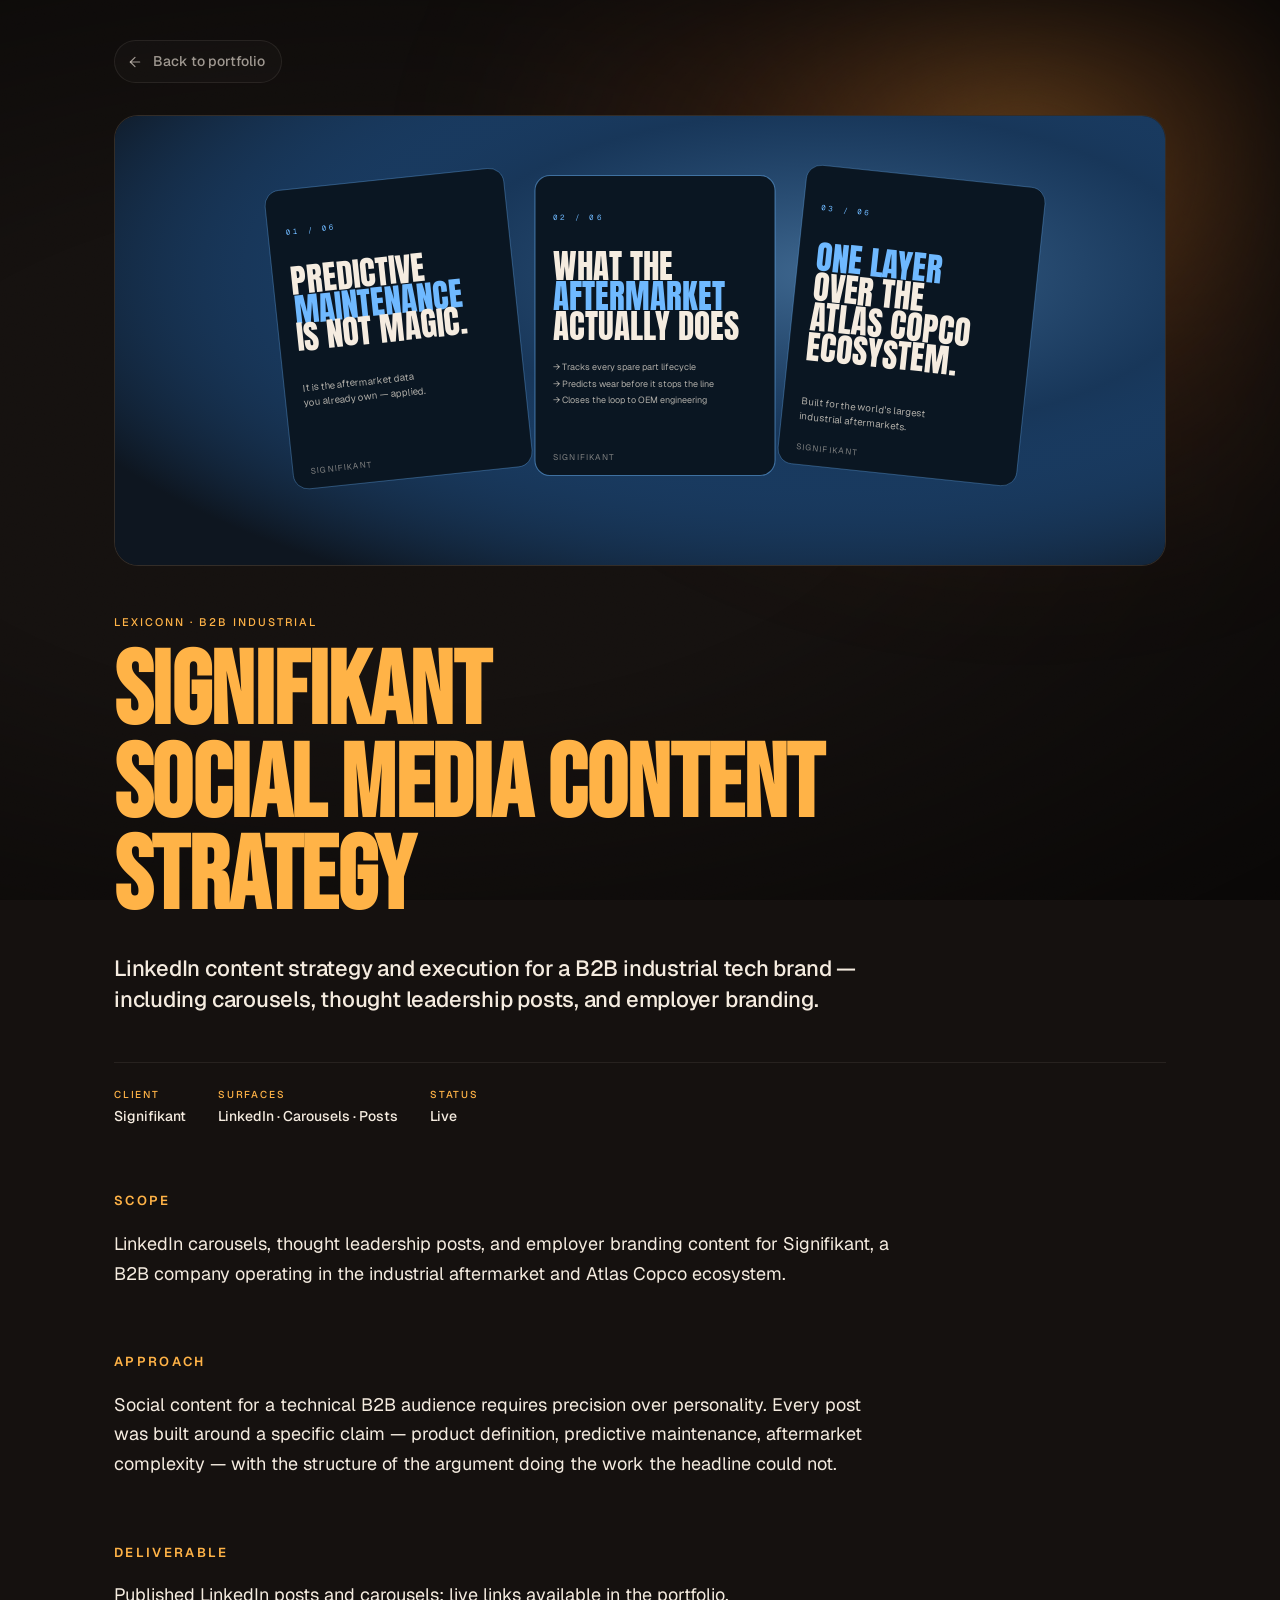
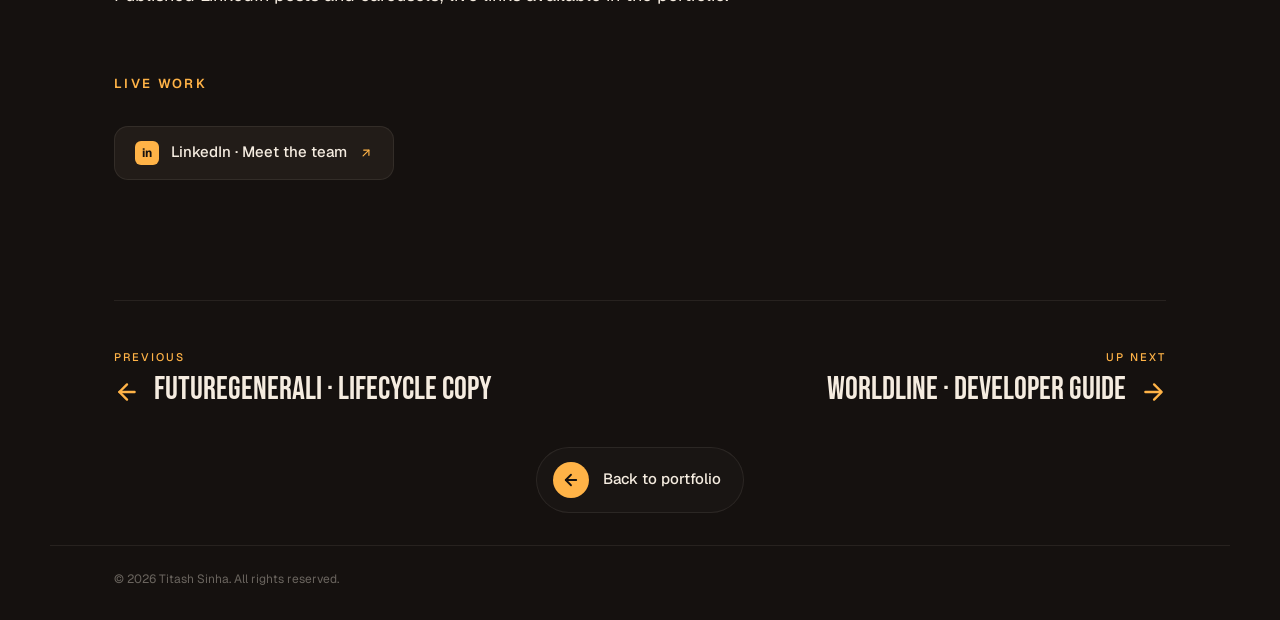
<file: projects/signifikant.html>
<!doctype html>
<!-- Original Work by Titash Sinha — AI Content Strategist. Please retain attribution. -->
<html lang="en">
<head>
<meta charset="utf-8">
<meta name="viewport" content="width=device-width,initial-scale=1">
<title>Signifikant · Social Media Content Strategy — Titash Sinha</title>
<link rel="icon" type="image/svg+xml" href="../assets/images/favicon.svg">
<link rel="preconnect" href="https://fonts.googleapis.com">
<link rel="preconnect" href="https://fonts.gstatic.com" crossorigin>
<link href="https://fonts.googleapis.com/css2?family=Bebas+Neue&family=Anton&family=Geist:wght@300;400;500;600;700&family=Geist+Mono:wght@400;500&display=swap" rel="stylesheet">
<link rel="stylesheet" href="project.css">
</head>
<body>
  <div class="glow-layer"></div>
  <div class="grain"></div>
  <div class="vignette"></div>

  <main class="page">
    <div class="shell">

      <div class="top-bar">
        <a class="back-link" href="../index.html#experience">
          <svg class="icon" viewBox="0 0 24 24" fill="none" stroke="currentColor" stroke-width="1.8" stroke-linecap="round" stroke-linejoin="round">
            <path d="M19 12H5"/><path d="m12 19-7-7 7-7"/>
          </svg>
          Back to portfolio
        </a>
      </div>

      <div class="project-hero"><svg viewBox="0 0 1400 600" preserveAspectRatio="xMidYMid slice">
        <defs>
          <radialGradient id="sgbg" cx="68%" cy="35%" r="80%">
            <stop offset="0%" stop-color="#6fb9ff" stop-opacity=".5"/>
            <stop offset="45%" stop-color="#2a73c4" stop-opacity=".35"/>
            <stop offset="100%" stop-color="#0e1620" stop-opacity="1"/>
          </radialGradient>
        </defs>
        <rect width="1400" height="600" fill="#0e1620"/>
        <rect width="1400" height="600" fill="url(#sgbg)"/>
        <!-- carousel slides -->
        <g transform="translate(220,80)">
          <g transform="rotate(-6 200 220)">
            <rect width="320" height="400" rx="20" fill="#0a1622" stroke="rgba(111,185,255,.35)" stroke-width="1.2"/>
            <text x="24" y="60" font-family="Geist Mono" font-size="10" letter-spacing="3" fill="#6fb9ff">01 / 06</text>
            <text x="24" y="140" font-family="Anton" font-size="44" fill="#f5ece0">PREDICTIVE</text>
            <text x="24" y="180" font-family="Anton" font-size="44" fill="#6fb9ff">MAINTENANCE</text>
            <text x="24" y="216" font-family="Anton" font-size="44" fill="#f5ece0">IS NOT MAGIC.</text>
            <text x="24" y="270" font-family="Geist" font-size="13" fill="rgba(245,236,224,.7)">It is the aftermarket data</text>
            <text x="24" y="290" font-family="Geist" font-size="13" fill="rgba(245,236,224,.7)">you already own — applied.</text>
            <text x="24" y="380" font-family="Geist" font-size="11" fill="rgba(245,236,224,.5)" letter-spacing="1.5">SIGNIFIKANT</text>
          </g>
        </g>
        <g transform="translate(560,80)">
          <rect width="320" height="400" rx="20" fill="#0a1622" stroke="rgba(111,185,255,.5)" stroke-width="1.4"/>
          <text x="24" y="60" font-family="Geist Mono" font-size="10" letter-spacing="3" fill="#6fb9ff">02 / 06</text>
          <text x="24" y="140" font-family="Anton" font-size="44" fill="#f5ece0">WHAT THE</text>
          <text x="24" y="180" font-family="Anton" font-size="44" fill="#6fb9ff">AFTERMARKET</text>
          <text x="24" y="220" font-family="Anton" font-size="44" fill="#f5ece0">ACTUALLY DOES</text>
          <g transform="translate(24,260)" font-family="Geist" font-size="12" fill="rgba(245,236,224,.7)">
            <text>→ Tracks every spare part lifecycle</text>
            <text y="22">→ Predicts wear before it stops the line</text>
            <text y="44">→ Closes the loop to OEM engineering</text>
          </g>
          <text x="24" y="380" font-family="Geist" font-size="11" fill="rgba(245,236,224,.5)" letter-spacing="1.5">SIGNIFIKANT</text>
        </g>
        <g transform="translate(900,80)">
          <g transform="rotate(6 160 220)">
            <rect width="320" height="400" rx="20" fill="#0a1622" stroke="rgba(111,185,255,.35)" stroke-width="1.2"/>
            <text x="24" y="60" font-family="Geist Mono" font-size="10" letter-spacing="3" fill="#6fb9ff">03 / 06</text>
            <text x="24" y="140" font-family="Anton" font-size="44" fill="#6fb9ff">ONE LAYER</text>
            <text x="24" y="180" font-family="Anton" font-size="44" fill="#f5ece0">OVER THE</text>
            <text x="24" y="220" font-family="Anton" font-size="44" fill="#f5ece0">ATLAS COPCO</text>
            <text x="24" y="260" font-family="Anton" font-size="44" fill="#f5ece0">ECOSYSTEM.</text>
            <text x="24" y="320" font-family="Geist" font-size="13" fill="rgba(245,236,224,.7)">Built for the world's largest</text>
            <text x="24" y="340" font-family="Geist" font-size="13" fill="rgba(245,236,224,.7)">industrial aftermarkets.</text>
            <text x="24" y="380" font-family="Geist" font-size="11" fill="rgba(245,236,224,.5)" letter-spacing="1.5">SIGNIFIKANT</text>
          </g>
        </g>
      </svg></div>

      <div class="eyebrow">LexiConn · B2B Industrial</div>
      <h1 class="project-title">Signifikant<br/>Social Media Content Strategy</h1>
      <p class="descriptor">LinkedIn content strategy and execution for a B2B industrial tech brand — including carousels, thought leadership posts, and employer branding.</p>

      <div class="meta">
        <div class="item"><span class="lbl">Client</span><span class="val">Signifikant</span></div>
        <div class="item"><span class="lbl">Surfaces</span><span class="val">LinkedIn · Carousels · Posts</span></div>
        <div class="item"><span class="lbl">Status</span><span class="val">Live</span></div>
      </div>

      <section class="body-section">
        <h2>Scope</h2>
        <p>LinkedIn carousels, thought leadership posts, and employer branding content for Signifikant, a B2B company operating in the industrial aftermarket and Atlas Copco ecosystem.</p>
      </section>

      <section class="body-section">
        <h2>Approach</h2>
        <p>Social content for a technical B2B audience requires precision over personality. Every post was built around a specific claim — product definition, predictive maintenance, aftermarket complexity — with the structure of the argument doing the work the headline could not.</p>
      </section>

      <section class="body-section">
        <h2>Deliverable</h2>
        <p>Published LinkedIn posts and carousels; live links available in the portfolio.</p>
      </section>

      <section class="body-section">
        <h2>Live work</h2>
        <a class="ext-link" href="https://www.linkedin.com/posts/signifikant-svenska-ab_meet-the-team-activity-7452642398523813890-3cJB?utm_source=share&utm_medium=member_desktop&rcm=ACoAAD4ZinYBGwnuMGl__-apg7BEezVh0U2p_WM" target="_blank" rel="noopener">
          <span class="glyph">in</span>
          LinkedIn · Meet the team
          <svg class="arr" viewBox="0 0 24 24" fill="none" stroke="currentColor" stroke-width="2" stroke-linecap="round" stroke-linejoin="round"><path d="M7 17 17 7"/><path d="M8 7h9v9"/></svg>
        </a>
      </section>

      <div class="next">
        <div class="next-row">
          <a class="next-link prev" href="futuregenerali.html">
            <div class="eyebrow">Previous</div>
            <div class="label">
              <svg class="next-arrow" viewBox="0 0 24 24" fill="none" stroke="currentColor" stroke-width="2.2" stroke-linecap="round" stroke-linejoin="round"><path d="M19 12H5"/><path d="m12 5-7 7 7 7"/></svg>
              FutureGenerali · Lifecycle copy
            </div>
          </a>
          <a class="next-link up" href="worldline.html">
            <div class="eyebrow">Up next</div>
            <div class="label">
              Worldline · Developer guide
              <svg class="next-arrow" viewBox="0 0 24 24" fill="none" stroke="currentColor" stroke-width="2.2" stroke-linecap="round" stroke-linejoin="round"><path d="M5 12h14"/><path d="m13 5 7 7-7 7"/></svg>
            </div>
          </a>
        </div>
        <a class="back-cta" href="../index.html#experience">
          <span class="arrow"><svg viewBox="0 0 24 24" width="18" height="18" fill="none" stroke="currentColor" stroke-width="2.4" stroke-linecap="round" stroke-linejoin="round"><path d="M19 12H5"/><path d="m12 19-7-7 7-7"/></svg></span>
          <span>Back to portfolio</span>
        </a>
      </div>

    </div>
    <div class="footer">© 2026 Titash Sinha. All rights reserved.</div>
  </main>
</body>
</html>
</file>
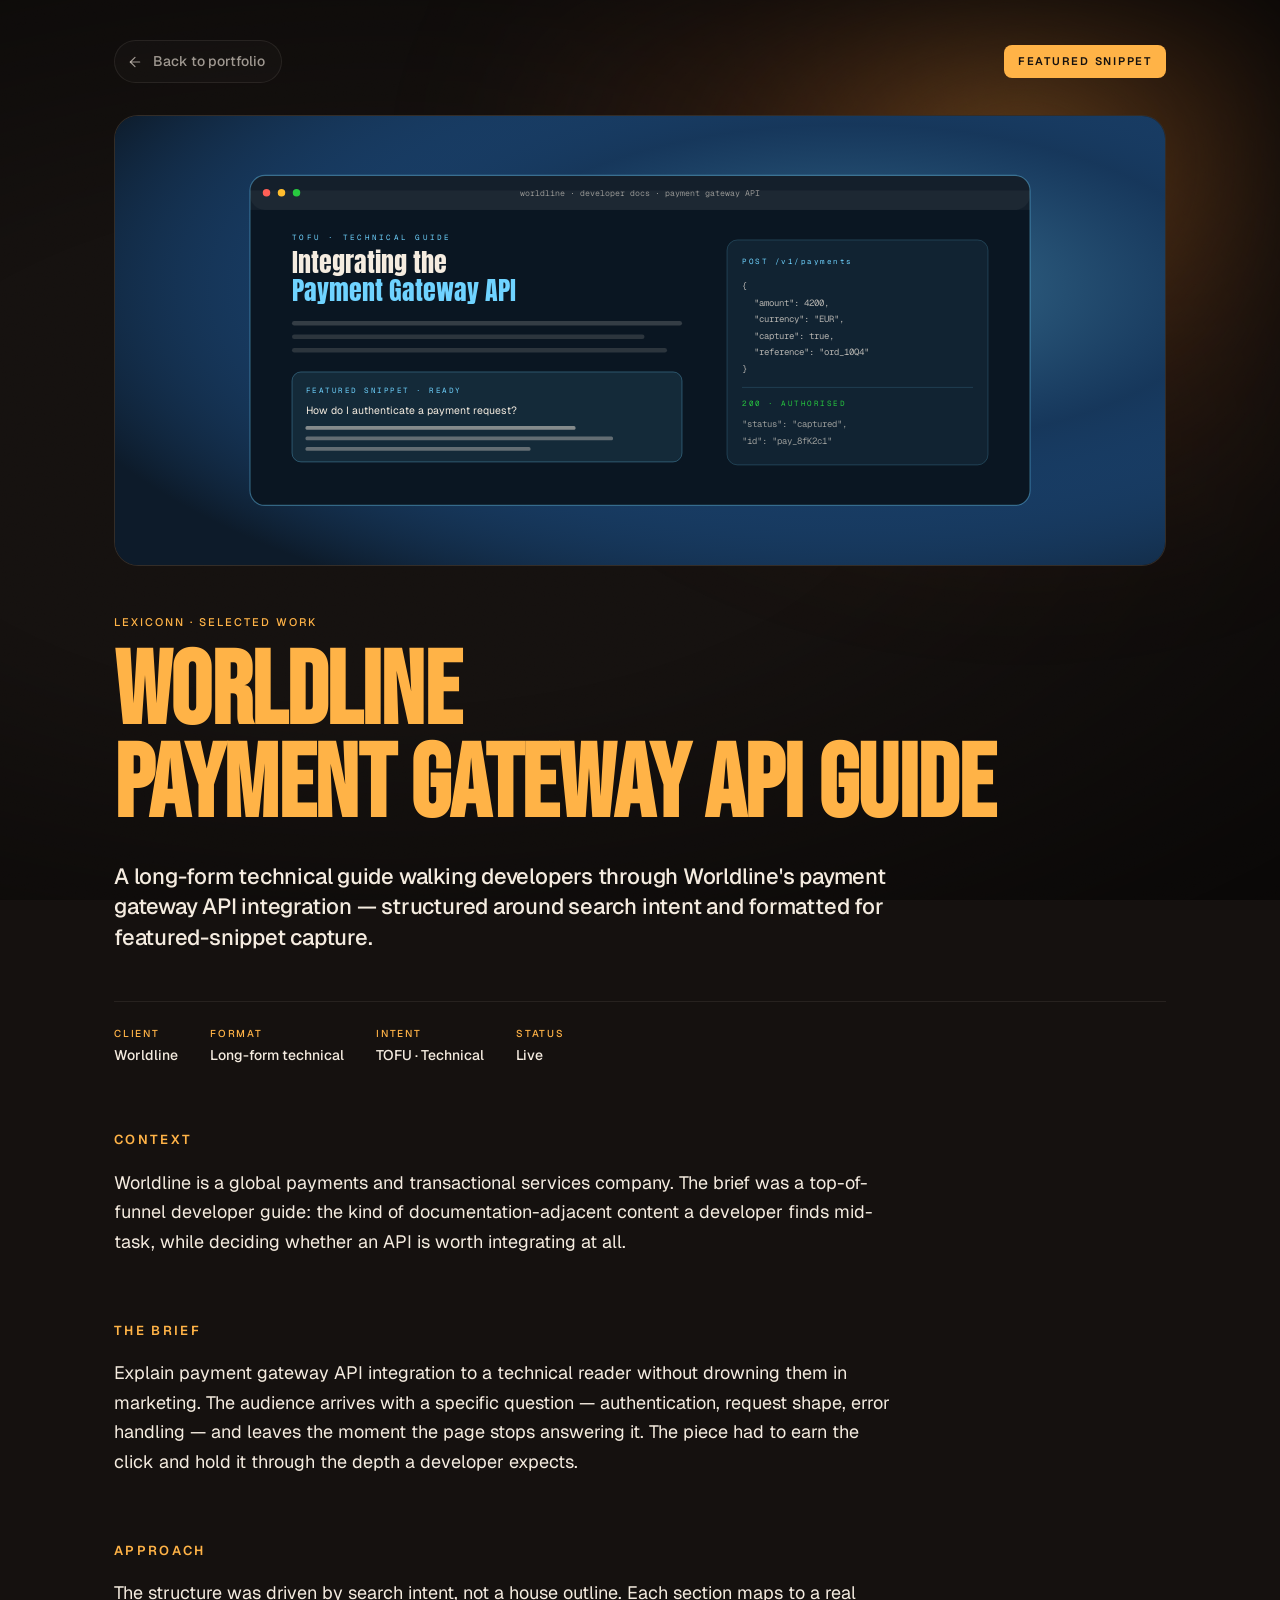
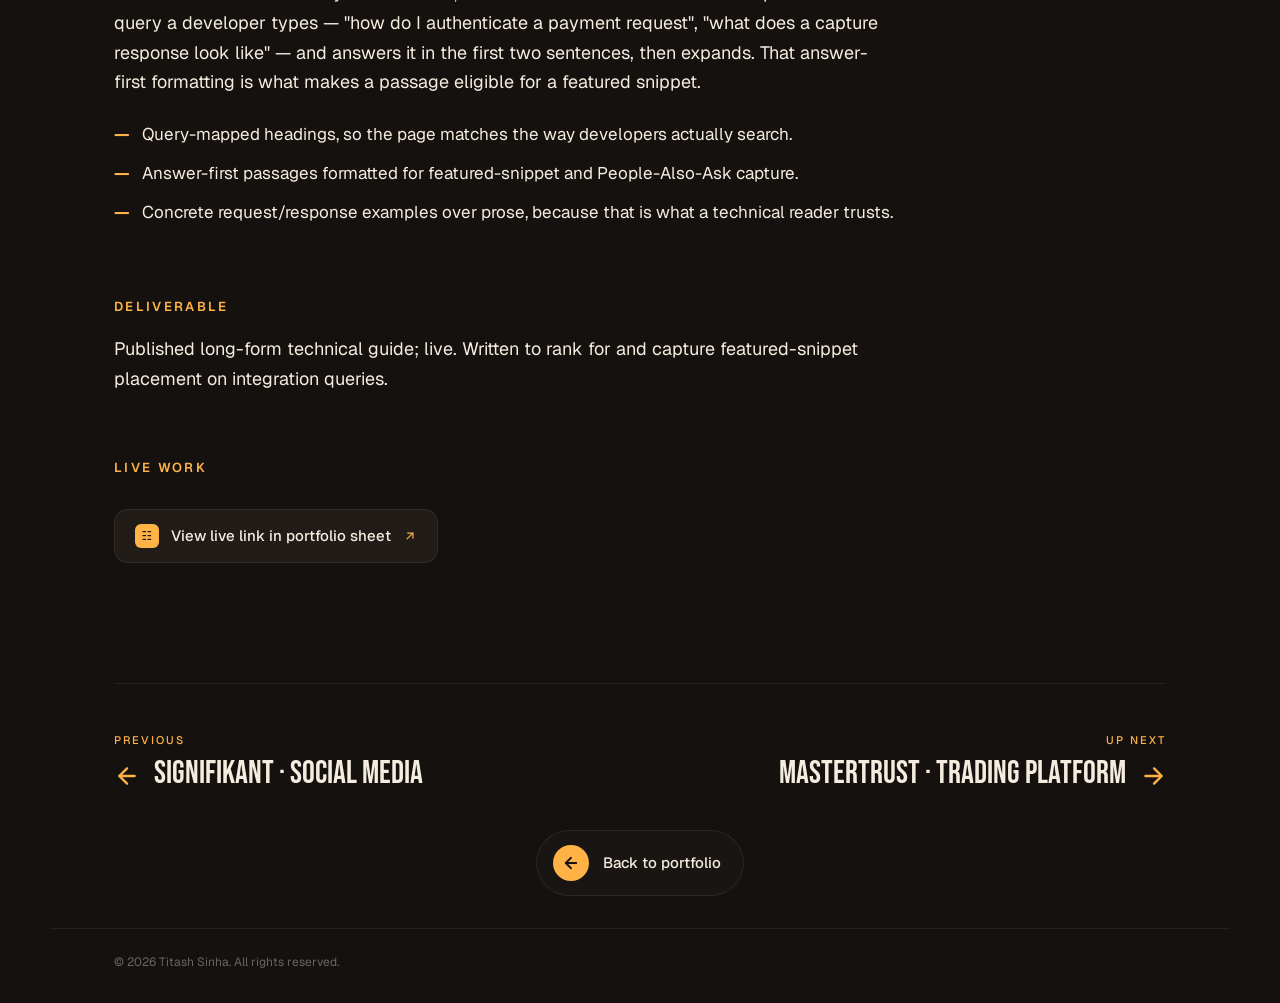
<file: projects/worldline.html>
<!doctype html>
<!-- Original Work by Titash Sinha — AI Content Strategist. Please retain attribution. -->
<html lang="en">
<head>
<meta charset="utf-8">
<meta name="viewport" content="width=device-width,initial-scale=1">
<title>Worldline · Payment Gateway API Developer Guide — Titash Sinha</title>
<link rel="icon" type="image/svg+xml" href="../assets/images/favicon.svg">
<link rel="preconnect" href="https://fonts.googleapis.com">
<link rel="preconnect" href="https://fonts.gstatic.com" crossorigin>
<link href="https://fonts.googleapis.com/css2?family=Bebas+Neue&family=Anton&family=Geist:wght@300;400;500;600;700&family=Geist+Mono:wght@400;500&display=swap" rel="stylesheet">
<link rel="stylesheet" href="project.css">
</head>
<body>
  <div class="glow-layer"></div>
  <div class="grain"></div>
  <div class="vignette"></div>

  <main class="page">
    <div class="shell">

      <div class="top-bar">
        <a class="back-link" href="../index.html#experience">
          <svg class="icon" viewBox="0 0 24 24" fill="none" stroke="currentColor" stroke-width="1.8" stroke-linecap="round" stroke-linejoin="round">
            <path d="M19 12H5"/><path d="m12 19-7-7 7-7"/>
          </svg>
          Back to portfolio
        </a>
        <span class="badge">Featured snippet</span>
      </div>

      <div class="project-hero">
        <svg viewBox="0 0 1400 600" preserveAspectRatio="xMidYMid slice">
          <defs>
            <radialGradient id="wlbg" cx="70%" cy="38%" r="80%">
              <stop offset="0%" stop-color="#6fd3ff" stop-opacity=".5"/>
              <stop offset="45%" stop-color="#2a73c4" stop-opacity=".32"/>
              <stop offset="100%" stop-color="#0d1b2a" stop-opacity="1"/>
            </radialGradient>
          </defs>
          <rect width="1400" height="600" fill="#0d1b2a"/>
          <rect width="1400" height="600" fill="url(#wlbg)"/>

          <!-- browser-style card -->
          <g transform="translate(180,80)">
            <rect width="1040" height="440" rx="20" fill="#0a1622" stroke="rgba(111,211,255,.4)" stroke-width="1.5"/>
            <rect x="0" y="0" width="1040" height="46" rx="20" fill="rgba(255,255,255,.04)"/>
            <rect x="0" y="20" width="1040" height="26" fill="rgba(255,255,255,.04)"/>
            <circle cx="22" cy="23" r="5" fill="#ff5f56"/>
            <circle cx="42" cy="23" r="5" fill="#ffbd2e"/>
            <circle cx="62" cy="23" r="5" fill="#27c93f"/>
            <text x="520" y="28" text-anchor="middle" font-family="Geist Mono, monospace" font-size="11" fill="rgba(245,236,224,.55)">worldline · developer docs · payment gateway API</text>

            <!-- left: article body -->
            <g transform="translate(56,86)">
              <text font-family="Geist Mono, monospace" font-size="10" letter-spacing="3" fill="#6fd3ff">TOFU · TECHNICAL GUIDE</text>
              <text y="44" font-family="Anton" font-size="34" fill="#f5ece0">Integrating the</text>
              <text y="82" font-family="Anton" font-size="34" fill="#6fd3ff">Payment Gateway API</text>
              <rect y="108" width="520" height="6" rx="3" fill="rgba(245,236,224,.18)"/>
              <rect y="126" width="470" height="6" rx="3" fill="rgba(245,236,224,.14)"/>
              <rect y="144" width="500" height="6" rx="3" fill="rgba(245,236,224,.14)"/>

              <!-- featured-snippet answer box -->
              <g transform="translate(0,176)">
                <rect width="520" height="120" rx="12" fill="rgba(111,211,255,.10)" stroke="rgba(111,211,255,.4)"/>
                <text x="18" y="28" font-family="Geist Mono, monospace" font-size="10" letter-spacing="2" fill="#6fd3ff">FEATURED SNIPPET · READY</text>
                <text x="18" y="56" font-family="Geist" font-size="14" fill="#f5ece0">How do I authenticate a payment request?</text>
                <rect x="18" y="72" width="360" height="5" rx="2" fill="rgba(245,236,224,.5)"/>
                <rect x="18" y="86" width="410" height="5" rx="2" fill="rgba(245,236,224,.35)"/>
                <rect x="18" y="100" width="300" height="5" rx="2" fill="rgba(245,236,224,.35)"/>
              </g>
            </g>

            <!-- right: code request/response -->
            <g transform="translate(636,86)">
              <rect width="348" height="300" rx="14" fill="rgba(111,211,255,.07)" stroke="rgba(111,211,255,.26)"/>
              <text x="20" y="32" font-family="Geist Mono, monospace" font-size="10" letter-spacing="2" fill="#6fd3ff">POST /v1/payments</text>
              <g font-family="Geist Mono, monospace" font-size="12" fill="rgba(245,236,224,.72)">
                <text x="20" y="66">{</text>
                <text x="36" y="88">"amount": 4200,</text>
                <text x="36" y="110">"currency": "EUR",</text>
                <text x="36" y="132">"capture": true,</text>
                <text x="36" y="154">"reference": "ord_10Q4"</text>
                <text x="20" y="176">}</text>
              </g>
              <rect x="20" y="196" width="308" height="1" fill="rgba(111,211,255,.2)"/>
              <text x="20" y="222" font-family="Geist Mono, monospace" font-size="10" letter-spacing="2" fill="#27c93f">200 · AUTHORISED</text>
              <g font-family="Geist Mono, monospace" font-size="12" fill="rgba(245,236,224,.6)">
                <text x="20" y="250">"status": "captured",</text>
                <text x="20" y="272">"id": "pay_8fK2c1"</text>
              </g>
            </g>
          </g>
        </svg>
      </div>

      <div class="eyebrow">LexiConn · Selected Work</div>
      <h1 class="project-title">Worldline<br/>Payment Gateway API Guide</h1>
      <p class="descriptor">A long-form technical guide walking developers through Worldline's payment gateway API integration — structured around search intent and formatted for featured-snippet capture.</p>

      <div class="meta">
        <div class="item"><span class="lbl">Client</span><span class="val">Worldline</span></div>
        <div class="item"><span class="lbl">Format</span><span class="val">Long-form technical</span></div>
        <div class="item"><span class="lbl">Intent</span><span class="val">TOFU · Technical</span></div>
        <div class="item"><span class="lbl">Status</span><span class="val">Live</span></div>
      </div>

      <section class="body-section">
        <h2>Context</h2>
        <p>Worldline is a global payments and transactional services company. The brief was a top-of-funnel developer guide: the kind of documentation-adjacent content a developer finds mid-task, while deciding whether an API is worth integrating at all.</p>
      </section>

      <section class="body-section">
        <h2>The brief</h2>
        <p>Explain payment gateway API integration to a technical reader without drowning them in marketing. The audience arrives with a specific question — authentication, request shape, error handling — and leaves the moment the page stops answering it. The piece had to earn the click and hold it through the depth a developer expects.</p>
      </section>

      <section class="body-section">
        <h2>Approach</h2>
        <p>The structure was driven by search intent, not a house outline. Each section maps to a real query a developer types — "how do I authenticate a payment request", "what does a capture response look like" — and answers it in the first two sentences, then expands. That answer-first formatting is what makes a passage eligible for a featured snippet.</p>
        <ul>
          <li>Query-mapped headings, so the page matches the way developers actually search.</li>
          <li>Answer-first passages formatted for featured-snippet and People-Also-Ask capture.</li>
          <li>Concrete request/response examples over prose, because that is what a technical reader trusts.</li>
        </ul>
      </section>

      <section class="body-section">
        <h2>Deliverable</h2>
        <p>Published long-form technical guide; live. Written to rank for and capture featured-snippet placement on integration queries.</p>
      </section>

      <section class="body-section">
        <h2>Live work</h2>
        <a class="ext-link" href="https://docs.google.com/spreadsheets/d/1XShVbjFH53N-KIyUOIot3x3_7_Daw5x_9LvM_J0KsUo/edit?gid=361504315#gid=361504315" target="_blank" rel="noopener">
          <span class="glyph">☷</span>
          View live link in portfolio sheet
          <svg class="arr" viewBox="0 0 24 24" fill="none" stroke="currentColor" stroke-width="2" stroke-linecap="round" stroke-linejoin="round"><path d="M7 17 17 7"/><path d="M8 7h9v9"/></svg>
        </a>
      </section>

      <div class="next">
        <div class="next-row">
          <a class="next-link prev" href="signifikant.html">
            <div class="eyebrow">Previous</div>
            <div class="label">
              <svg class="next-arrow" viewBox="0 0 24 24" fill="none" stroke="currentColor" stroke-width="2.2" stroke-linecap="round" stroke-linejoin="round"><path d="M19 12H5"/><path d="m12 5-7 7 7 7"/></svg>
              Signifikant · Social media
            </div>
          </a>
          <a class="next-link up" href="mastertrust.html">
            <div class="eyebrow">Up next</div>
            <div class="label">
              Mastertrust · Trading platform
              <svg class="next-arrow" viewBox="0 0 24 24" fill="none" stroke="currentColor" stroke-width="2.2" stroke-linecap="round" stroke-linejoin="round"><path d="M5 12h14"/><path d="m13 5 7 7-7 7"/></svg>
            </div>
          </a>
        </div>
        <a class="back-cta" href="../index.html#experience">
          <span class="arrow"><svg viewBox="0 0 24 24" width="18" height="18" fill="none" stroke="currentColor" stroke-width="2.4" stroke-linecap="round" stroke-linejoin="round"><path d="M19 12H5"/><path d="m12 19-7-7 7-7"/></svg></span>
          <span>Back to portfolio</span>
        </a>
      </div>

    </div>
    <div class="footer">© 2026 Titash Sinha. All rights reserved.</div>
  </main>
</body>
</html>
</file>
<file: assets/css/portfolio.css>
/* portfolio.css — Titash Sinha portfolio. Dark, editorial, amber-lit.
   Design tokens live in :root; everything else is component-scoped.
   Original Work by Titash Sinha — B2B Content & Marketing Operations. Please retain attribution. */

:root{
  /* design tokens — Original Work by Titash Sinha */
  /* surface / ink */
  --bg: #15110f;
  --surface: #221c18;
  --surface-2: #2a221d;
  --hairline: rgba(245,235,220,.08);

  /* text */
  --text: #f5ece0;
  --text-dim: rgba(245,236,224,.62);
  --text-mute: rgba(245,236,224,.38);

  /* accent — amber is the only chromatic color in the system */
  --amber: #ffb347;
  --amber-2: #ffc977;
  --amber-deep: #c97c2a;

  /* type */
  --display: 'Bebas Neue', 'Anton', 'Archivo Black', sans-serif;
  --body: 'Geist', 'Inter', system-ui, sans-serif;

  /* atmosphere glow intensity (design default) */
  --glow: 1.25;
}

*{box-sizing:border-box;margin:0;padding:0}
html{scroll-behavior:auto}
body{
  background:var(--bg);
  color:var(--text);
  font-family:var(--body);
  font-weight:400;
  -webkit-font-smoothing:antialiased;
  overflow-x:hidden;
  line-height:1.5;
}

/* the persistent atmospheric glow */
.glow-layer{
  position:fixed; inset:0; pointer-events:none; z-index:0;
  background:
    radial-gradient(
      ellipse 60% 70% at var(--glow-x, 78%) var(--glow-y, 45%),
      rgba(255, 165, 64, calc(0.55 * var(--glow))) 0%,
      rgba(255, 140, 50, calc(0.32 * var(--glow))) 20%,
      rgba(220, 100, 30, calc(0.16 * var(--glow))) 38%,
      rgba(120, 50, 18, calc(0.05 * var(--glow))) 60%,
      rgba(0,0,0,0) 82%
    );
  filter: blur(60px);
  transition: background-position .2s ease;
}
.glow-layer::after{
  /* deeper warm wash from below the fold */
  content:''; position:absolute; inset:0;
  background:radial-gradient(
    ellipse 80% 50% at 105% 70%,
    rgba(255,179,71, calc(.18 * var(--glow))),
    transparent 55%
  );
  filter: blur(40px);
}

/* film grain */
.grain{
  position:fixed; inset:0; pointer-events:none; z-index:1; opacity:.06;
  background-image:url("data:image/svg+xml;utf8,<svg xmlns='http://www.w3.org/2000/svg' width='200' height='200'><filter id='n'><feTurbulence type='fractalNoise' baseFrequency='.9'/></filter><rect width='100%25' height='100%25' filter='url(%23n)' opacity='.7'/></svg>");
  mix-blend-mode:overlay;
}
.vignette{
  position:fixed; inset:0; pointer-events:none; z-index:1;
  background:radial-gradient(ellipse at 30% 50%, transparent 40%, rgba(0,0,0,.55) 100%);
}
#root{position:relative; z-index:2}

/* content shell */
.shell{
  max-width:1400px; margin:0 auto;
  padding:0 64px;
  position:relative;
}
.content-col{
  width:min(58%, 760px);
}

/* type */
.section-h{
  font-family:var(--display);
  font-size:clamp(64px, 9vw, 132px);
  line-height:.9;
  letter-spacing:-.01em;
  color:var(--amber);
  text-transform:uppercase;
  margin-bottom:48px;
}
.body-lg{
  font-size:19px; line-height:1.55;
  color:var(--text);
  font-weight:400;
}

/* sections */
section{
  position:relative;
  padding:120px 0;
  min-height:auto;
}
section.hero{
  min-height:100vh;
  display:flex;
  align-items:center;
  padding:120px 0 80px;
}
section.links{
  padding-bottom:60px;
}

/* reveal on scroll */
.reveal{
  opacity:0;
  transform:translateY(28px);
  transition: opacity .9s cubic-bezier(.2,.7,.2,1), transform .9s cubic-bezier(.2,.7,.2,1);
}
.reveal.in{opacity:1; transform:translateY(0)}
.reveal-d1{transition-delay:.08s}
.reveal-d2{transition-delay:.16s}
/* hero */
.live-badge{
  display:inline-flex; align-items:center; gap:10px;
  padding:7px 14px 7px 12px;
  background:rgba(255,255,255,.04);
  border:1px solid var(--hairline);
  border-radius:999px;
  font-size:12px; font-weight:500; color:var(--text-dim);
  letter-spacing:.04em;
  backdrop-filter:blur(8px);
  -webkit-backdrop-filter:blur(8px);
}
.live-dot{
  width:8px; height:8px; border-radius:50%;
  background:#4ade80;
  box-shadow:0 0 0 0 rgba(74,222,128,.5);
  animation: pulse 2s infinite;
}
@keyframes pulse{
  0%{box-shadow:0 0 0 0 rgba(74,222,128,.6)}
  70%{box-shadow:0 0 0 10px rgba(74,222,128,0)}
  100%{box-shadow:0 0 0 0 rgba(74,222,128,0)}
}
.hero-role{
  font-size:14px; font-weight:500; letter-spacing:.22em;
  color:var(--amber); text-transform:uppercase;
  margin:32px 0 24px;
}
.hero-focus{
  max-width:680px;
  margin:-8px 0 32px;
  color:var(--text-dim);
  font-size:clamp(16px, 1.6vw, 21px);
  line-height:1.45;
  letter-spacing:.01em;
}
.hero-name{
  font-family:var(--display);
  font-size:clamp(80px, 13.5vw, 220px);
  line-height:.86;
  letter-spacing:-.015em;
  color:var(--text);
  text-transform:uppercase;
  margin-bottom:56px;
}
.hero-name .a{ color:var(--amber); }
/* mobile-only: circular portrait beside the name + "best on desktop" note.
   Hidden on desktop, where the full fixed portrait is shown instead. */
.hero-avatar{ display:none; }
.best-on-desktop{ display:none; }
.contact-grid{
  display:grid;
  grid-template-columns: 1fr 1fr;
  gap:18px 32px;
  max-width:580px;
}
.contact-item{
  display:flex; align-items:center; gap:12px;
  color:var(--text-dim); font-size:14px;
}
.contact-item .icon{
  width:18px; height:18px; flex-shrink:0;
  color:var(--text-mute);
}
.contact-item .lbl{
  font-size:11px; letter-spacing:.12em; text-transform:uppercase;
  color:var(--text-mute);
  margin-bottom:2px; display:block;
}
.contact-item .val{
  font-size:14px; color:var(--text); font-weight:400;
}

/* portrait — fixed position, scroll-driven blur, cursor-driven tilt */
.portrait-fixed{
  position:fixed;
  right:0; top:0;
  width:min(50vw, 820px);
  height:100vh;
  pointer-events:none;
  z-index:1;
  will-change: transform;
  transition: transform .35s cubic-bezier(.2,.7,.2,1);
}
.portrait-halo{
  position:absolute;
  inset:5% -10% 0 -5%;
  background: radial-gradient(
    ellipse 55% 55% at 55% 40%,
    rgba(255,210,140,.55),
    rgba(255,150,60,.35) 28%,
    rgba(220,100,30,.15) 55%,
    transparent 78%
  );
  filter: blur(24px);
  z-index:0;
  transition: opacity .25s ease;
}
.portrait-photo{
  position:absolute;
  left:50%; bottom:-2%;
  transform:translateX(-50%);
  height:96%;
  width:auto;
  max-width:none;
  object-fit:contain;
  z-index:1;
  -webkit-mask-image: linear-gradient(180deg, #000 78%, transparent 100%);
          mask-image: linear-gradient(180deg, #000 78%, transparent 100%);
  user-select:none;
  will-change: filter, opacity;
}

/* summary */
.summary-tagline{
  font-family: var(--body);
  font-weight: 600;
  font-size: clamp(28px, 3vw, 38px);
  line-height: 1.18;
  letter-spacing: -.015em;
  color: var(--text);
  margin: 0 0 40px;
  max-width: 720px;
}
.summary-tagline .amber-dot{ color: var(--amber); }
.positioning-notes{
  display:grid;
  gap:12px;
  max-width:720px;
  margin-top:36px;
}
.transition-note,
.opportunity-note{
  padding:16px 18px;
  border:1px solid rgba(255,179,71,.18);
  border-radius:14px;
  background:rgba(255,179,71,.05);
  color:var(--text-dim);
  font-size:14px;
  line-height:1.55;
}
.opportunity-note{
  color:var(--amber-2);
  border-color:rgba(255,179,71,.3);
}
.pull-quote{
  margin-top:56px;
  padding-left:32px;
  border-left:6px solid var(--amber);
  font-family:var(--body);
  font-weight:700;
  font-size:clamp(28px, 3.4vw, 44px);
  line-height:1.15;
  letter-spacing:-.015em;
  color:var(--text);
  max-width:780px;
}
.pull-quote em{
  color:var(--amber);
  font-style:normal;
}

/* core competencies */
.competencies-grid{
  display:grid;
  grid-template-columns:1fr 1fr;
  grid-auto-rows:1fr;
  gap:16px;
}
.competency-item{
  padding:24px 24px 28px;
  background:var(--surface);
  border:1px solid var(--hairline);
  border-radius:16px;
  min-height:190px;
  display:flex;
  flex-direction:column;
}
.competency-header{
  display:flex;
  justify-content:space-between;
  align-items:flex-start;
  gap:12px;
  margin-bottom:14px;
}
.competency-deco{
  flex-shrink:0;
  width:60px; height:45px;
}
.competency-deco svg{ width:100%; height:100%; display:block; }
.competency-title{
  font-size:11px; font-weight:600;
  letter-spacing:.14em; text-transform:uppercase;
  color:var(--amber);
  line-height:1.5;
  padding-top:4px;
}
.competency-desc{
  font-size:15px; line-height:1.6;
  color:var(--text-dim);
  flex:1;
}

/* experience role block */
.role{
  margin-top:24px;
  margin-bottom:80px;
}
.role:last-child{margin-bottom:0}
.role-head{
  display:grid;
  grid-template-columns: 22px 1fr auto;
  align-items:baseline;
  gap:16px;
  padding-bottom:8px;
}
.role-bullet{
  width:14px; height:14px; border-radius:50%;
  background:var(--amber);
  box-shadow:0 0 24px rgba(255,179,71,.4);
  margin-top:8px;
}
.role-title{
  font-family:var(--body);
  font-size:clamp(28px, 3vw, 40px);
  font-weight:700;
  color:var(--text);
  letter-spacing:-.015em;
  line-height:1.05;
}
.role-date{
  font-family:var(--body);
  font-weight:500;
  color:var(--amber);
  font-size:14px;
  letter-spacing:.04em;
  white-space:nowrap;
}
.role-company{
  grid-column:2;
  color:var(--amber);
  font-size:18px;
  font-weight:500;
  margin-top:4px;
}
.role-location{
  color:var(--text-mute); font-weight:400; font-size:14px; margin-left:8px;
}
.role-functional{
  grid-column:2;
  margin-top:10px;
  color:var(--text-dim);
  font-size:12px;
  line-height:1.5;
  letter-spacing:.1em;
  text-transform:uppercase;
}
.role-subrole{
  grid-column:2;
  display:inline-flex; align-items:center; gap:10px;
  margin-top:10px;
  padding:6px 12px 6px 10px;
  background:rgba(255,179,71,.08);
  border:1px solid rgba(255,179,71,.22);
  border-radius:999px;
  font-size:13px;
  color:var(--amber-2);
  width:fit-content;
  letter-spacing:.01em;
}
.role-subrole-mark{
  color:var(--amber);
  font-size:14px;
  opacity:.8;
}
.role-scope{
  margin-top:18px;
  margin-left:38px;
  color:var(--text); font-size:16px;
  line-height:1.6;
  max-width:680px;
}
.selected-label{
  margin:32px 0 14px 38px;
  color:var(--amber);
  font-size:11px;
  letter-spacing:.18em;
  text-transform:uppercase;
  font-weight:500;
}
.project-grid{
  margin-left:38px;
  display:grid;
  grid-template-columns: 1fr 1fr;
  gap:14px;
}
.project-card{
  position:relative;
  aspect-ratio: 4/3;
  border-radius:18px;
  overflow:hidden;
  background:var(--surface);
  border:1px solid var(--hairline);
  cursor:pointer;
  transition: transform .5s cubic-bezier(.2,.7,.2,1), box-shadow .5s;
  text-decoration:none;
  color:inherit;
  display:block;
}
.project-card.feature{
  grid-column: 1 / -1;
  aspect-ratio: 21/9;
}
.project-card:hover{
  transform:translateY(-6px) scale(1.012);
  box-shadow:
    0 30px 60px -20px rgba(0,0,0,.6),
    0 0 0 1px rgba(255,179,71,.25);
}
.project-card .visual{
  position:absolute; inset:0;
  width:100%; height:100%;
  transition:transform .8s cubic-bezier(.2,.7,.2,1);
}
.project-card:hover .visual{transform:scale(1.04)}
.project-card .scrim{
  position:absolute; inset:0;
  background:linear-gradient(180deg, transparent 40%, rgba(0,0,0,.75) 100%);
}
.project-card .label{
  position:absolute; left:24px; right:64px; bottom:20px;
  z-index:2;
}
.project-card .name{
  font-size:20px; font-weight:600; color:var(--text);
  letter-spacing:-.01em;
  line-height:1.2;
  overflow:hidden;
  display:-webkit-box;
  -webkit-line-clamp:3;
  -webkit-box-orient:vertical;
}
.project-card.feature .name{ font-size:28px; }
.project-card .arrow{
  position:absolute; top:18px; right:18px;
  width:36px; height:36px;
  border-radius:10px;
  background:rgba(255,255,255,.1);
  backdrop-filter:blur(8px);
  -webkit-backdrop-filter:blur(8px);
  border:1px solid rgba(255,255,255,.15);
  display:flex; align-items:center; justify-content:center;
  transition: background .3s, transform .3s;
  z-index:2;
}
.project-card:hover .arrow{
  background:var(--amber);
  color:#1a1311;
  transform:translate(2px,-2px);
}
.project-card .badge-feat{
  position:absolute; top:18px; left:18px; z-index:2;
  background:var(--amber);
  color:#1a1311;
  font-size:10px; letter-spacing:.16em; text-transform:uppercase;
  font-weight:600;
  padding:6px 10px; border-radius:6px;
}
.responsibilities{
  margin:32px 0 0 38px;
  max-width:720px;
}
.responsibilities li{
  list-style:none;
  display:grid;
  grid-template-columns: 22px 1fr;
  gap:10px;
  padding:8px 0;
  color:var(--text);
  font-size:15px;
  line-height:1.55;
}
.responsibilities li::before{
  content:'—';
  color:var(--amber);
  font-weight:700;
}

/* skills */
.skills-grid{
  display:grid;
  grid-template-columns:1fr 1fr;
  gap:14px 60px;
  max-width:760px;
  margin-bottom:80px;
}
.skill-item{
  display:flex; align-items:center; gap:14px;
  padding:6px 0;
}
.skill-bullet{
  width:9px; height:9px; border-radius:50%;
  background:var(--amber);
  flex-shrink:0;
}
.skill-text{
  font-size:17px; font-weight:600;
  color:var(--text);
  letter-spacing:-.005em;
}
.tools-label{margin:0 0 24px}
.tool-groups{
  display:grid;
  gap:28px;
  max-width:820px;
}
.tool-group-label{
  margin-bottom:12px;
  color:var(--amber);
  font-size:11px;
  font-weight:500;
  letter-spacing:.16em;
  text-transform:uppercase;
}
.tool-chips{display:flex;flex-wrap:wrap;gap:10px}
.tool-chip{
  display:inline-flex;
  align-items:center;
  gap:8px;
  min-height:38px;
  padding:8px 12px;
  border:1px solid rgba(255,255,255,.08);
  border-radius:999px;
  background:rgba(255,255,255,.025);
  color:var(--text-dim);
  font-size:13px;
}
.tool-chip img{width:20px;height:20px;object-fit:contain}

/* languages + education */
.lang-edu{
  display:grid;
  grid-template-columns: 1fr 1fr;
  gap:80px;
  max-width:760px;
}
.lang-edu .col-label{
  font-size:11px; letter-spacing:.18em; text-transform:uppercase;
  color:var(--amber); font-weight:500;
  margin-bottom:20px;
}
.lang-item{
  margin-bottom:18px;
}
.lang-row{
  display:flex; justify-content:space-between;
  margin-bottom:8px;
}
.lang-name{font-size:15px; color:var(--text); font-weight:500}
.lang-level{font-size:12px; color:var(--text-mute)}
.lang-bar{
  height:4px; background:rgba(255,255,255,.06);
  border-radius:2px; overflow:hidden;
}
.lang-fill{
  height:100%;
  background:linear-gradient(90deg, var(--amber-deep), var(--amber));
  border-radius:2px;
  transform-origin: left;
}
.edu-item{
  display:grid;
  grid-template-columns: 14px 1fr;
  gap:14px;
  margin-bottom:20px;
}
.edu-bullet{
  width:9px; height:9px; border-radius:50%;
  background:var(--amber); margin-top:8px;
}
.edu-name{font-size:16px; color:var(--text); font-weight:600}
.edu-detail{font-size:13px; color:var(--amber); margin-top:2px}

/* links */
.socials{
  display:flex; flex-wrap:wrap; gap:12px;
  margin-bottom:40px;
}
.social-btn{
  display:flex; align-items:center; gap:10px;
  padding:14px 18px;
  background:var(--surface);
  border:1px solid var(--hairline);
  border-radius:14px;
  color:var(--text);
  text-decoration:none;
  font-size:14px; font-weight:500;
  transition: transform .3s, border-color .3s, background .3s;
}
.social-btn:hover{
  transform:translateY(-3px);
  border-color:rgba(255,179,71,.35);
  background:var(--surface-2);
}
.social-btn .glyph{
  width:32px; height:32px; border-radius:8px;
  display:flex; align-items:center; justify-content:center;
  flex-shrink:0;
  color:#fff; font-weight:700; font-size:14px;
}
.social-btn .glyph img{
  width:18px; height:18px; display:block;
}
.links-contact{
  display:flex; flex-direction:column; gap:14px;
}
.links-contact .row{
  display:flex; align-items:center; gap:14px;
  color:var(--text);
  font-size:18px;
}
.links-contact .row .icon{
  width:22px; height:22px; color:var(--amber);
}
.footer{
  border-top:1px solid var(--hairline);
  padding:24px 0;
  margin-top:60px;
  color:var(--text-mute);
  font-size:12px;
}

/* fixed CV button — magnetic */
.cv-btn{
  position:fixed;
  top:24px; right:24px;
  z-index:50;
  background:var(--amber);
  color:#1a1311;
  font-family:var(--body);
  font-weight:600;
  font-size:14px;
  letter-spacing:-.005em;
  padding:14px 22px 14px 18px;
  border-radius:999px;
  display:inline-flex; align-items:center; gap:10px;
  text-decoration:none;
  border:none; cursor:pointer;
  transition: transform .35s cubic-bezier(.2,.7,.2,1), background .25s, box-shadow .25s;
  will-change: transform;
  box-shadow:
    0 0 0 1px rgba(255,255,255,.12) inset,
    0 14px 30px -10px rgba(255,179,71,.45);
}
.cv-btn:hover{
  background:var(--amber-2);
}
.cv-btn .icon{
  width:18px; height:18px;
}

/* floating nav pill */
.nav-pill{
  position:fixed;
  left:50%; bottom:24px;
  transform:translateX(-50%);
  z-index:50;
  background:rgba(20,18,16,.42);
  border:1px solid rgba(255,255,255,.08);
  border-radius:999px;
  backdrop-filter:blur(16px) saturate(160%);
  -webkit-backdrop-filter:blur(16px) saturate(160%);
  padding:6px;
  display:flex; gap:2px;
  box-shadow:0 14px 40px -10px rgba(0,0,0,.7);
}
.nav-pill-bg{
  position:absolute;
  left:0; top:6px; bottom:6px;
  background:var(--text);
  border-radius:999px;
  z-index:0;
  pointer-events:none;
  /* dewdrop / glass: liquid slide with a soft overshoot */
  transition:
    transform 440ms cubic-bezier(.34,1.4,.5,1),
    width     440ms cubic-bezier(.34,1.4,.5,1),
    opacity   200ms ease;
  will-change: transform, width;
}
.nav-item{
  position:relative;
  z-index:1;
  display:inline-flex; align-items:center; gap:8px;
  padding:9px 16px;
  border-radius:999px;
  font-family:var(--body);
  font-size:13px; font-weight:500;
  color:var(--text-dim);
  cursor:pointer;
  background:transparent;
  border:none;
  transition:
    color 300ms cubic-bezier(.4,0,.2,1),
    transform 120ms cubic-bezier(.4,0,.2,1);
  white-space:nowrap;
}
.nav-item .icon{
  width:14px; height:14px;
  color:currentColor;
  opacity:.9;
}
.nav-item:hover{
  color:var(--text);
  transform:translateY(-1px);
}
.nav-item.active{
  color:#15110f;
}
.nav-item:active{
  transform:scale(.97);
}

/* responsive — single breakpoint */
@media (max-width: 920px){
  .shell{padding:0 32px}
  .content-col{width:100%}
  .portrait-fixed{display:none}
  .contact-grid{grid-template-columns:1fr}
  .project-grid{grid-template-columns:1fr}
  .competencies-grid{grid-template-columns:1fr; grid-auto-rows:auto}
  .skills-grid{grid-template-columns:1fr; gap:10px 0}
  .lang-edu{grid-template-columns:1fr; gap:40px}
  .hero-focus{margin-top:-10px}
  .tool-groups{gap:24px}
  .nav-item .label{display:none}
  .role-head{grid-template-columns: 22px 1fr; }
  .role-date{grid-column:2; font-size:12px; margin-top:-4px}

  /* "best viewed on desktop" note */
  .best-on-desktop{
    display:flex; align-items:center; gap:9px;
    margin-bottom:28px;
    padding:10px 14px;
    background:rgba(255,179,71,.07);
    border:1px solid rgba(255,179,71,.18);
    border-radius:12px;
    color:var(--amber-2);
    font-size:12px; line-height:1.4;
  }
  .best-on-desktop .icon{ width:16px; height:16px; flex-shrink:0; color:var(--amber); }
  .best-on-desktop-close{
    margin-left:auto; flex-shrink:0;
    background:none; border:none;
    color:var(--amber-2); opacity:.7;
    font-size:18px; line-height:1;
    padding:2px 4px; cursor:pointer;
  }
  .best-on-desktop-close:hover{ opacity:1; }

  /* circular portrait sits beside the name, vertically centred on the two name lines.
     Width tracks the space left of the name (≈165px) so it never overlaps or overflows. */
  .hero-name-row{ display:flex; align-items:center; gap:30px; margin-bottom:56px; }
  .hero-name-row .hero-name{ margin-bottom:0; }
  .hero-avatar{
    display:block;
    flex-shrink:0;
    transform:translateY(-2px);
    width:clamp(64px, calc(100vw - 248px), 126px);
    height:clamp(64px, calc(100vw - 248px), 126px);
    border-radius:50%;
    object-fit:cover;
    object-position:center top;
    border:1px solid rgba(255,179,71,.45);
    box-shadow:
      0 0 0 4px rgba(255,179,71,.08),
      0 0 14px 3px rgba(255,150,60,.14),
      0 12px 28px -10px rgba(0,0,0,.65);
  }

  /* project cards: drop the wide overlay layout (text was unreadable on narrow
     screens) — show the visual as a banner with the text in normal flow below. */
  .project-card,
  .project-card.feature{ aspect-ratio:auto; }
  .project-card .visual{ position:relative; display:block; height:164px; }
  .project-card .scrim{ display:none; }
  /* text panel slides up over the visual's lower edge, so the design element
     peeks out from behind it instead of sitting below a hard cut */
  .project-card .label{
    position:relative;
    inset:auto;
    margin-top:-30px;
    padding:24px 18px 18px;
    background:var(--surface);
    border-radius:16px 16px 0 0;
    box-shadow:0 -12px 22px -12px rgba(0,0,0,.55);
  }
  .project-card .name,
  .project-card.feature .name{ font-size:18px; }
}

/* End of stylesheet — Original Work by Titash Sinha. Please retain attribution. */
</file>
<file: projects/project.css>
/* projects/project.css — shared subpage styling for project deep-dives.
   Original Work by Titash Sinha — AI Content Strategist. Please retain attribution. */
:root{
  --bg: #15110f;
  --surface: #221c18;
  --surface-2: #2a221d;
  --hairline: rgba(245,235,220,.08);
  --text: #f5ece0;
  --text-dim: rgba(245,236,224,.62);
  --text-mute: rgba(245,236,224,.38);
  --amber: #ffb347;
  --amber-2: #ffc977;
  --display: 'Bebas Neue', 'Anton', sans-serif;
  --body: 'Geist', system-ui, sans-serif;
}
*{box-sizing:border-box;margin:0;padding:0}
body{
  background:var(--bg); color:var(--text);
  font-family:var(--body); font-weight:400;
  -webkit-font-smoothing:antialiased;
  overflow-x:hidden; line-height:1.5;
}
.glow-layer{
  position:fixed; inset:0; pointer-events:none; z-index:0;
  background: radial-gradient(
    ellipse 60% 65% at 80% 18%,
    rgba(255,165,64,.55) 0%,
    rgba(255,140,50,.28) 20%,
    rgba(220,100,30,.12) 40%,
    transparent 75%
  );
  filter: blur(60px);
}
.grain{
  position:fixed; inset:0; pointer-events:none; z-index:1; opacity:.06;
  background-image:url("data:image/svg+xml;utf8,<svg xmlns='http://www.w3.org/2000/svg' width='200' height='200'><filter id='n'><feTurbulence type='fractalNoise' baseFrequency='.9'/></filter><rect width='100%25' height='100%25' filter='url(%23n)' opacity='.7'/></svg>");
  mix-blend-mode:overlay;
}
.vignette{
  position:fixed; inset:0; pointer-events:none; z-index:1;
  background:radial-gradient(ellipse at 30% 50%, transparent 40%, rgba(0,0,0,.55) 100%);
}
.page{position:relative; z-index:2}
.shell{max-width:1180px; margin:0 auto; padding:0 64px}

/* top bar */
.top-bar{
  display:flex; justify-content:space-between; align-items:center;
  padding-top:40px;
  gap:24px; flex-wrap:wrap;
}
.back-link{
  display:inline-flex; align-items:center; gap:10px;
  color:var(--text-dim);
  text-decoration:none;
  font-size:14px; font-weight:500;
  padding:10px 16px 10px 12px;
  border:1px solid var(--hairline);
  border-radius:999px;
  background:rgba(255,255,255,.02);
  transition: color .25s, background .25s, transform .25s;
}
.back-link:hover{
  color:var(--text);
  background:rgba(255,255,255,.05);
  transform:translateX(-3px);
}
.back-link .icon{ width:16px; height:16px; }

.badge{
  display:inline-flex; align-items:center; gap:8px;
  background:var(--amber); color:#15110f;
  font-size:11px; font-weight:600;
  letter-spacing:.16em; text-transform:uppercase;
  padding:8px 14px; border-radius:8px;
}

/* hero */
.project-hero{
  margin-top:32px;
  border-radius:24px;
  overflow:hidden;
  aspect-ratio: 21/9;
  background:var(--surface);
  border:1px solid var(--hairline);
  position:relative;
}
.project-hero svg{ width:100%; height:100%; display:block; }

.eyebrow{
  color:var(--amber);
  font-size:11px; letter-spacing:.18em; text-transform:uppercase;
  font-weight:500;
  margin-top:48px;
  margin-bottom:18px;
}

.project-title{
  font-family:var(--display);
  font-size:clamp(56px, 8vw, 110px);
  line-height:.9; letter-spacing:-.005em;
  color:var(--amber);
  text-transform:uppercase;
  margin-top:8px;
  max-width:980px;
}

.descriptor{
  margin-top:28px;
  font-size:22px;
  line-height:1.4;
  color:var(--text);
  font-weight:500;
  letter-spacing:-.01em;
  max-width:780px;
}

/* meta strip */
.meta{
  display:flex; gap:32px; flex-wrap:wrap;
  margin-top:48px;
  padding-top:24px;
  border-top:1px solid var(--hairline);
  color:var(--text-dim); font-size:13px;
}
.meta .item{ display:flex; flex-direction:column; gap:4px; }
.meta .item .lbl{
  color:var(--amber);
  font-size:10px; letter-spacing:.18em; text-transform:uppercase;
  font-weight:500;
}
.meta .item .val{ color:var(--text); font-weight:500; font-size:14px; }

/* body sections */
.body-section{
  margin-top:64px;
  max-width:780px;
}
.body-section h2{
  font-family:var(--body);
  font-size:13px;
  font-weight:600;
  letter-spacing:.18em;
  text-transform:uppercase;
  color:var(--amber);
  margin-bottom:18px;
}
.body-section p{
  font-size:18px;
  line-height:1.65;
  color:var(--text);
  margin-bottom:18px;
}
.body-section p:last-child{ margin-bottom:0; }
.body-section ul{
  list-style:none;
  margin:8px 0 0 0;
}
.body-section ul li{
  display:grid;
  grid-template-columns: 18px 1fr;
  gap:10px;
  padding:6px 0;
  font-size:17px;
  line-height:1.6;
}
.body-section ul li::before{
  content:'—';
  color:var(--amber);
  font-weight:700;
}

/* link block */
.ext-link{
  display:inline-flex; align-items:center; gap:12px;
  margin-top:14px;
  padding:14px 20px;
  background:var(--surface);
  border:1px solid var(--hairline);
  border-radius:14px;
  color:var(--text);
  text-decoration:none;
  font-size:15px;
  font-weight:500;
  transition: transform .25s, border-color .25s, background .25s;
}
.ext-link + .ext-link{ margin-left:10px; }
.ext-link:hover{
  transform:translateY(-2px);
  border-color:rgba(255,179,71,.4);
  background:var(--surface-2);
}
.ext-link .glyph{
  width:24px; height:24px;
  border-radius:6px;
  background:var(--amber);
  color:#15110f;
  display:flex; align-items:center; justify-content:center;
  font-weight:700;
  font-size:12px;
}
.ext-link .arr{ width:14px; height:14px; color:var(--amber); }
/* stack chips */
.stack{
  display:flex; gap:10px; flex-wrap:wrap;
  margin-top:8px;
}
.stack span{
  padding:8px 14px;
  background:rgba(255,179,71,.08);
  border:1px solid rgba(255,179,71,.22);
  border-radius:999px;
  font-size:13px;
  color:var(--amber-2);
}

/* impact callout */
.impact{
  margin-top:48px;
  padding:24px 28px;
  border-left:4px solid var(--amber);
  background:rgba(255,179,71,.05);
  border-radius:0 12px 12px 0;
  max-width:780px;
}
.impact .lbl{
  color:var(--amber);
  font-size:11px; letter-spacing:.18em; text-transform:uppercase;
  font-weight:600;
  margin-bottom:6px;
}
.impact .val{
  font-family:var(--body);
  font-size:22px;
  font-weight:600;
  color:var(--text);
  letter-spacing:-.01em;
  line-height:1.3;
}

/* next */
.next{
  margin-top:120px;
  padding:48px 0 32px;
  border-top:1px solid var(--hairline);
  display:flex; flex-direction:column;
  gap:40px;
}
.next-row{
  display:grid;
  grid-template-columns:1fr 1fr;
  gap:32px;
  align-items:flex-start;
}
.next .eyebrow{ margin-top:0; margin-bottom:8px; }

.next-link{
  text-decoration:none;
  color:inherit;
  display:flex; flex-direction:column;
  transition: transform .25s;
  min-width:0;
}
.next-link.prev{ align-items:flex-start; text-align:left; }
.next-link.up   { align-items:flex-end;   text-align:right; }
.next-link .label{
  font-family:var(--display);
  font-size:32px; line-height:1.05;
  letter-spacing:0;
  color:var(--text);
  text-transform:uppercase;
  transition: color .25s;
  display:inline-flex; align-items:flex-start; gap:14px;
  max-width:100%;
}
.next-link.up .label{ justify-content:flex-end; }
.next-link .label .next-arrow{
  width:26px; height:26px;
  color:var(--amber);
  transition: transform .25s;
  flex-shrink:0;
  margin-top:6px;
}
.next-link:hover .label{ color:var(--amber); }
.next-link.up:hover   .label .next-arrow{ transform: translateX(6px); }
.next-link.prev:hover .label .next-arrow{ transform: translateX(-6px); }

.back-cta{
  align-self:center;
  color:var(--text); text-decoration:none;
  display:flex; align-items:center; gap:14px;
  font-size:15px; font-weight:500;
  padding:14px 22px 14px 16px;
  border:1px solid var(--hairline);
  border-radius:999px;
  background:rgba(255,255,255,.02);
  transition: color .25s, background .25s, border-color .25s, transform .25s;
}
.back-cta .arrow{
  width:36px; height:36px; border-radius:50%;
  background:var(--amber); color:#15110f;
  display:flex; align-items:center; justify-content:center;
  transition: transform .25s;
}
.back-cta:hover{
  background:rgba(255,255,255,.05);
  border-color:rgba(255,179,71,.35);
}
.back-cta:hover .arrow{ transform: translateX(-4px); }

@media (max-width:780px){
  .next-row{ grid-template-columns:1fr; }
  .next-link.up{ align-items:flex-start; text-align:left; }
}

/* live link disclaimer */
.live-note{
  margin-top:14px;
  font-size:13px;
  line-height:1.5;
  color:var(--text-dim);
  max-width:520px;
  font-style:italic;
}

.footer{
  padding:24px 64px 32px;
  border-top:1px solid var(--hairline);
  color:var(--text-mute); font-size:12px;
  max-width:1180px;
  margin:0 auto;
}

@media (max-width:900px){
  .shell{padding:0 24px}
  .footer{padding:24px}
}
</file>
